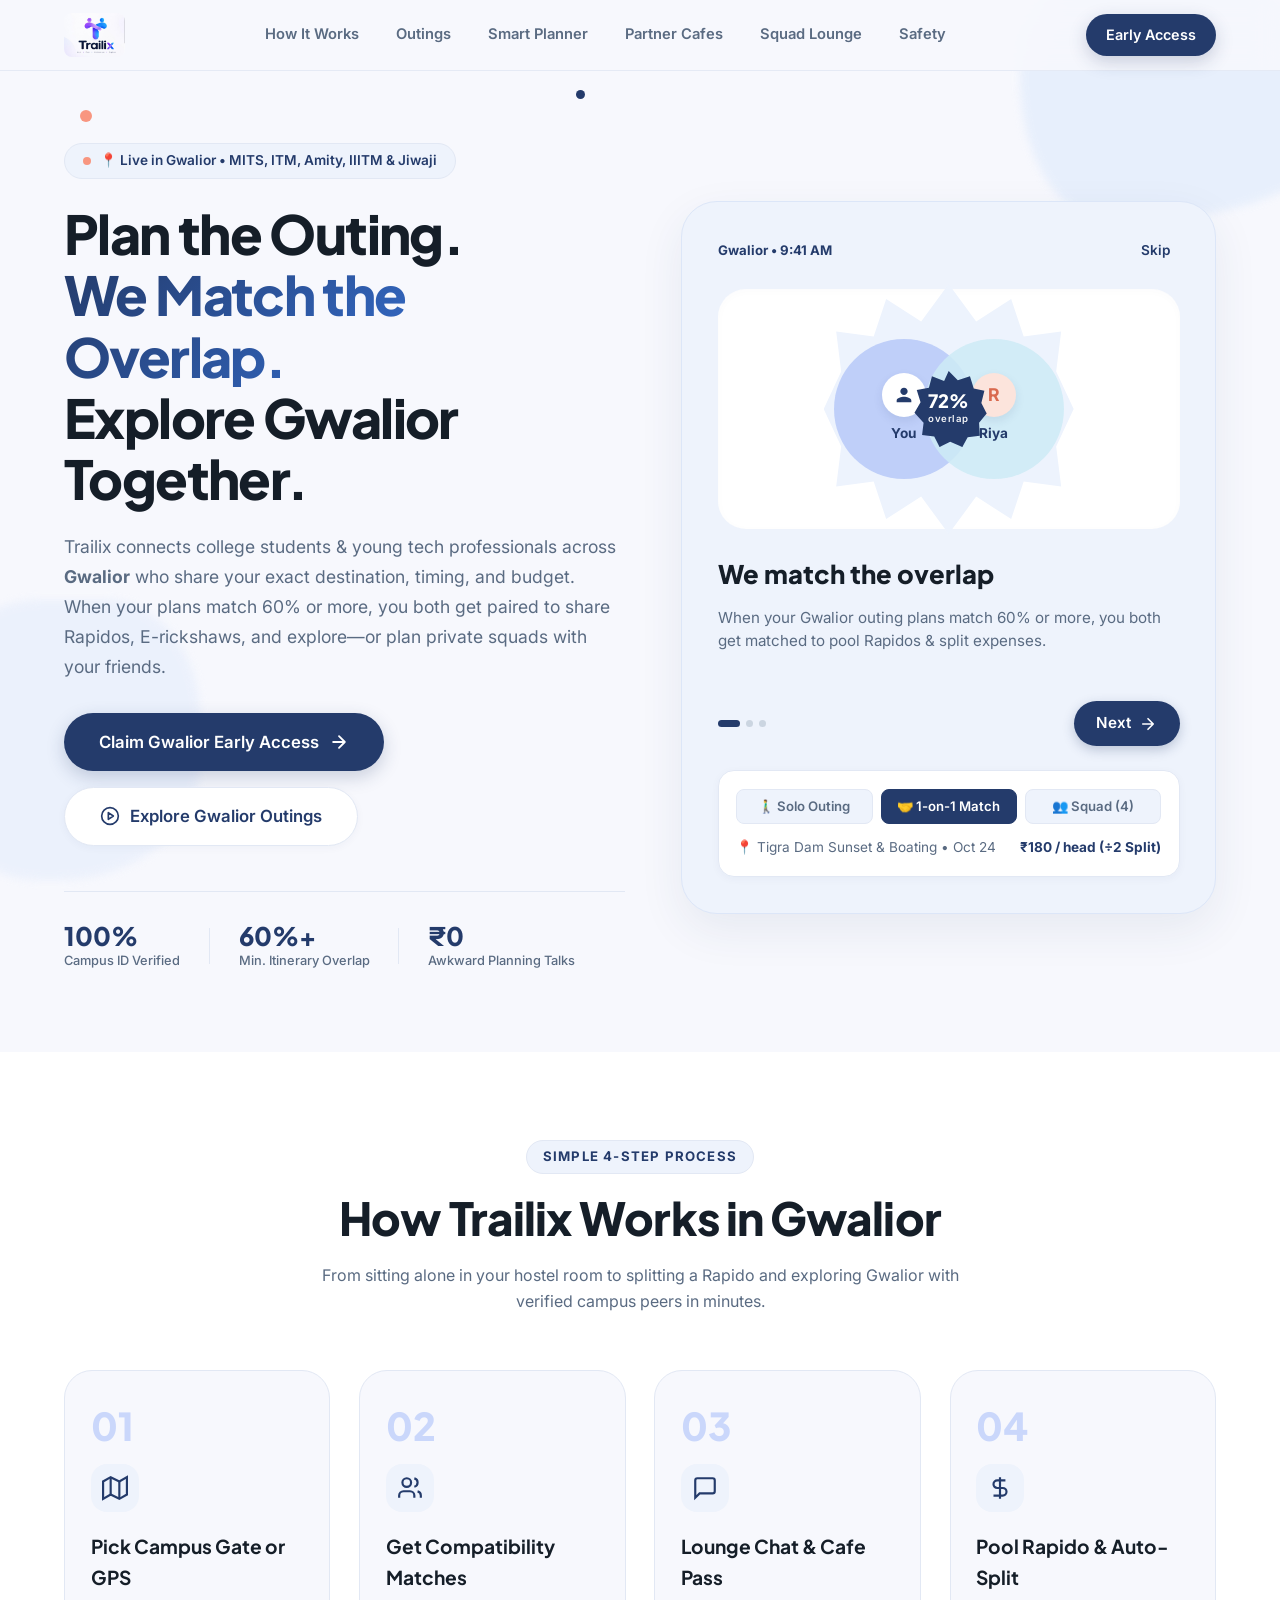
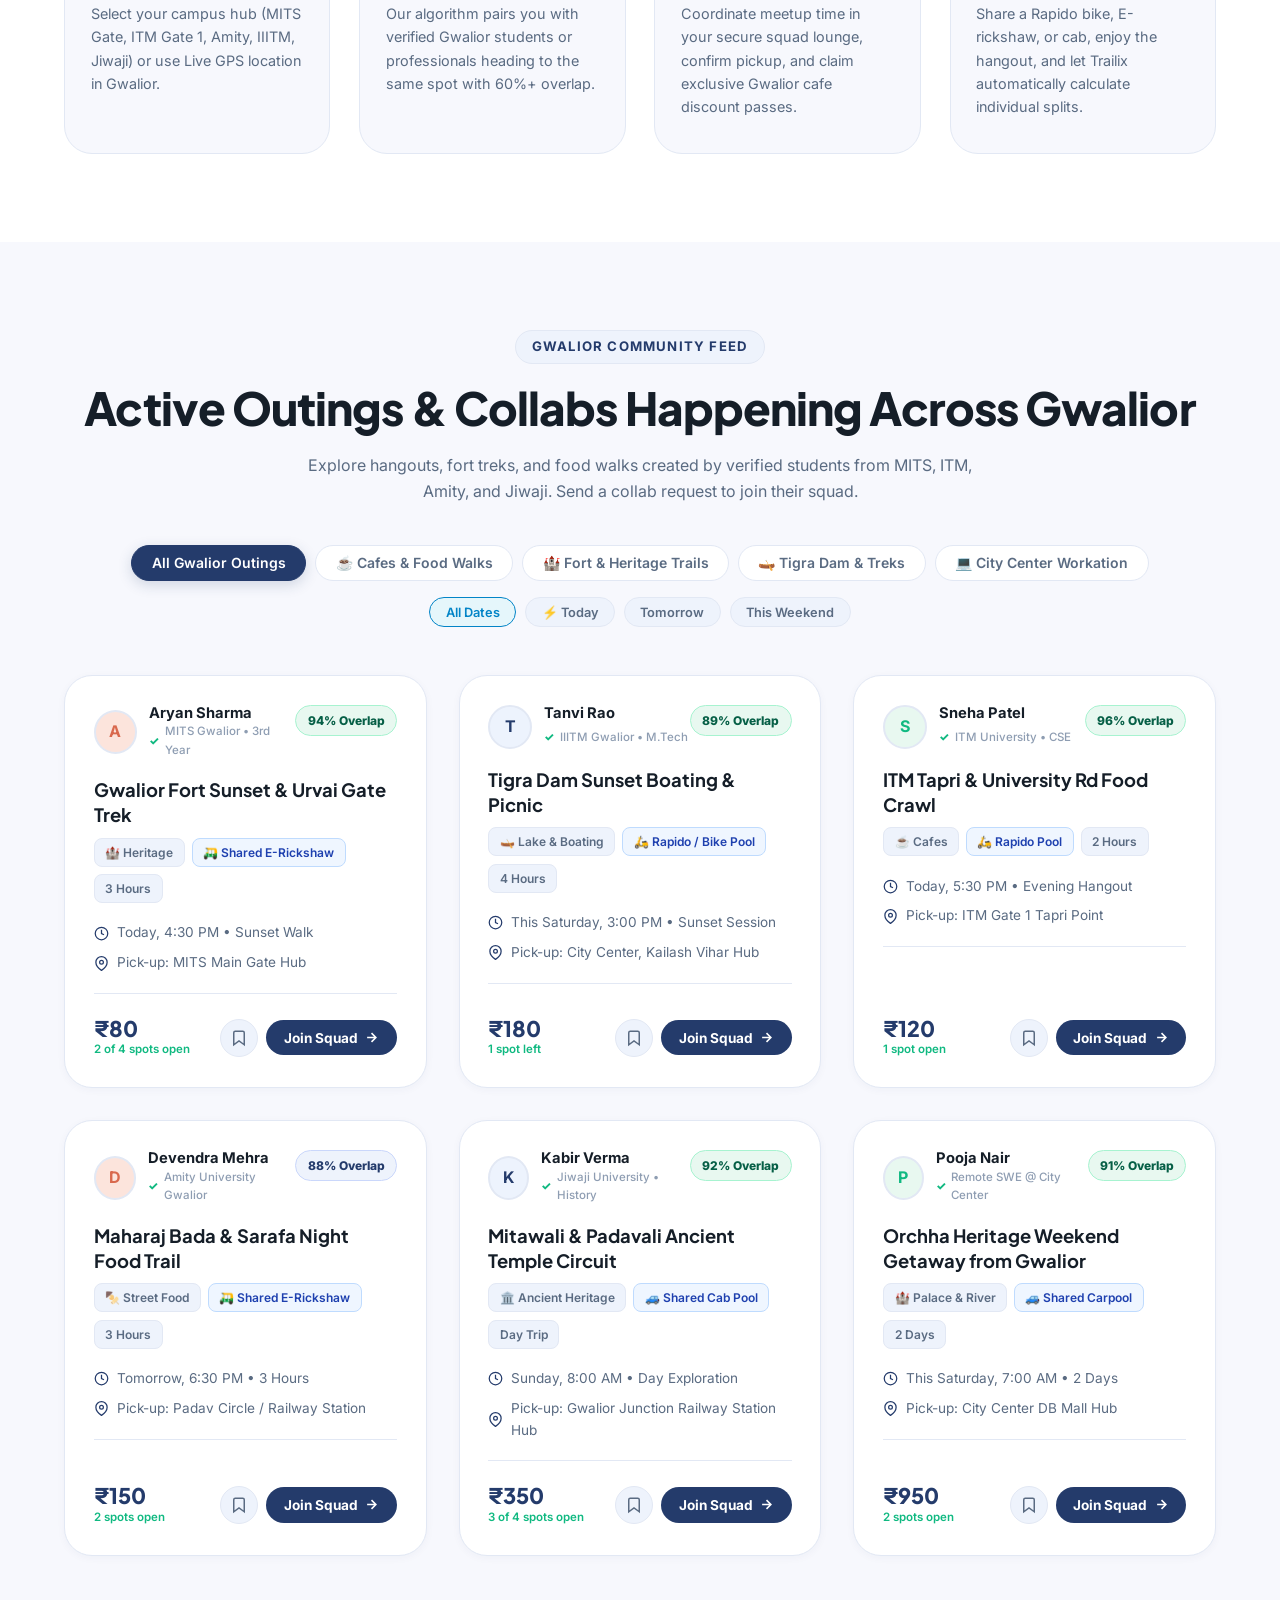
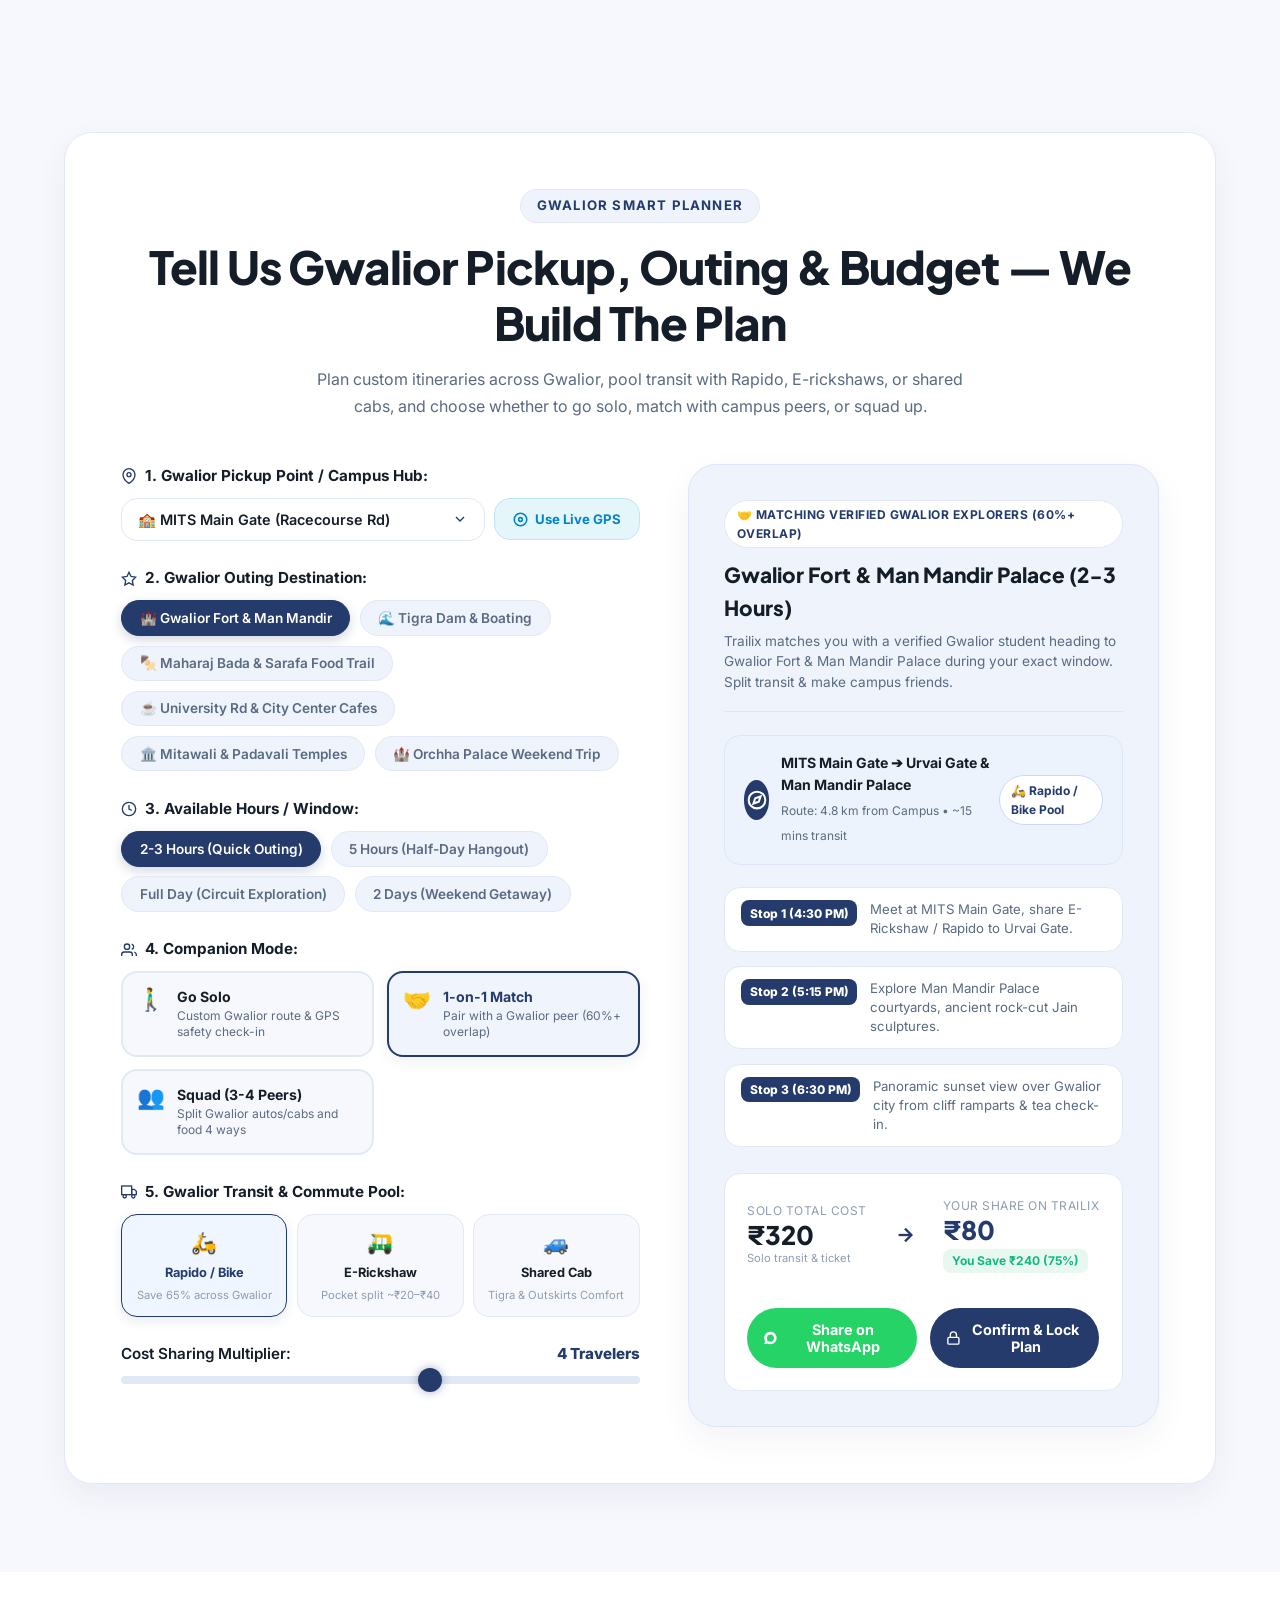
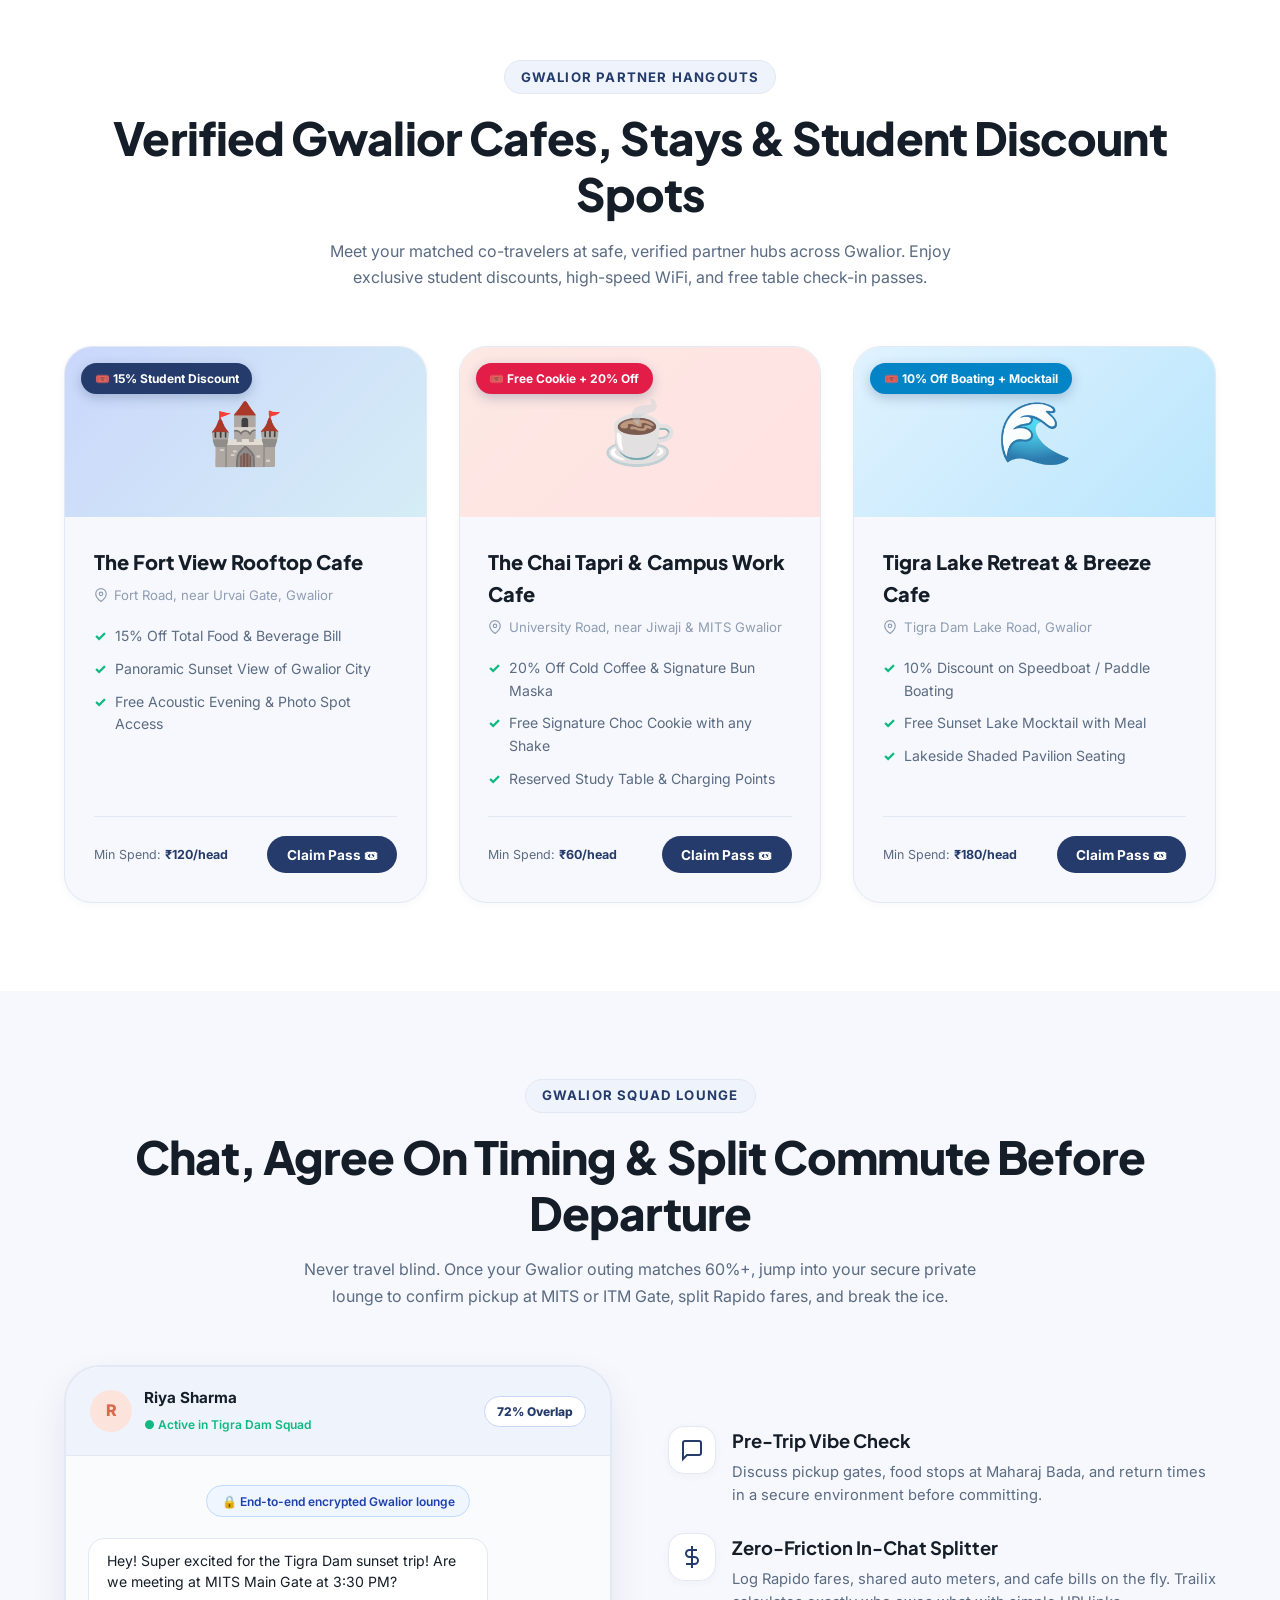
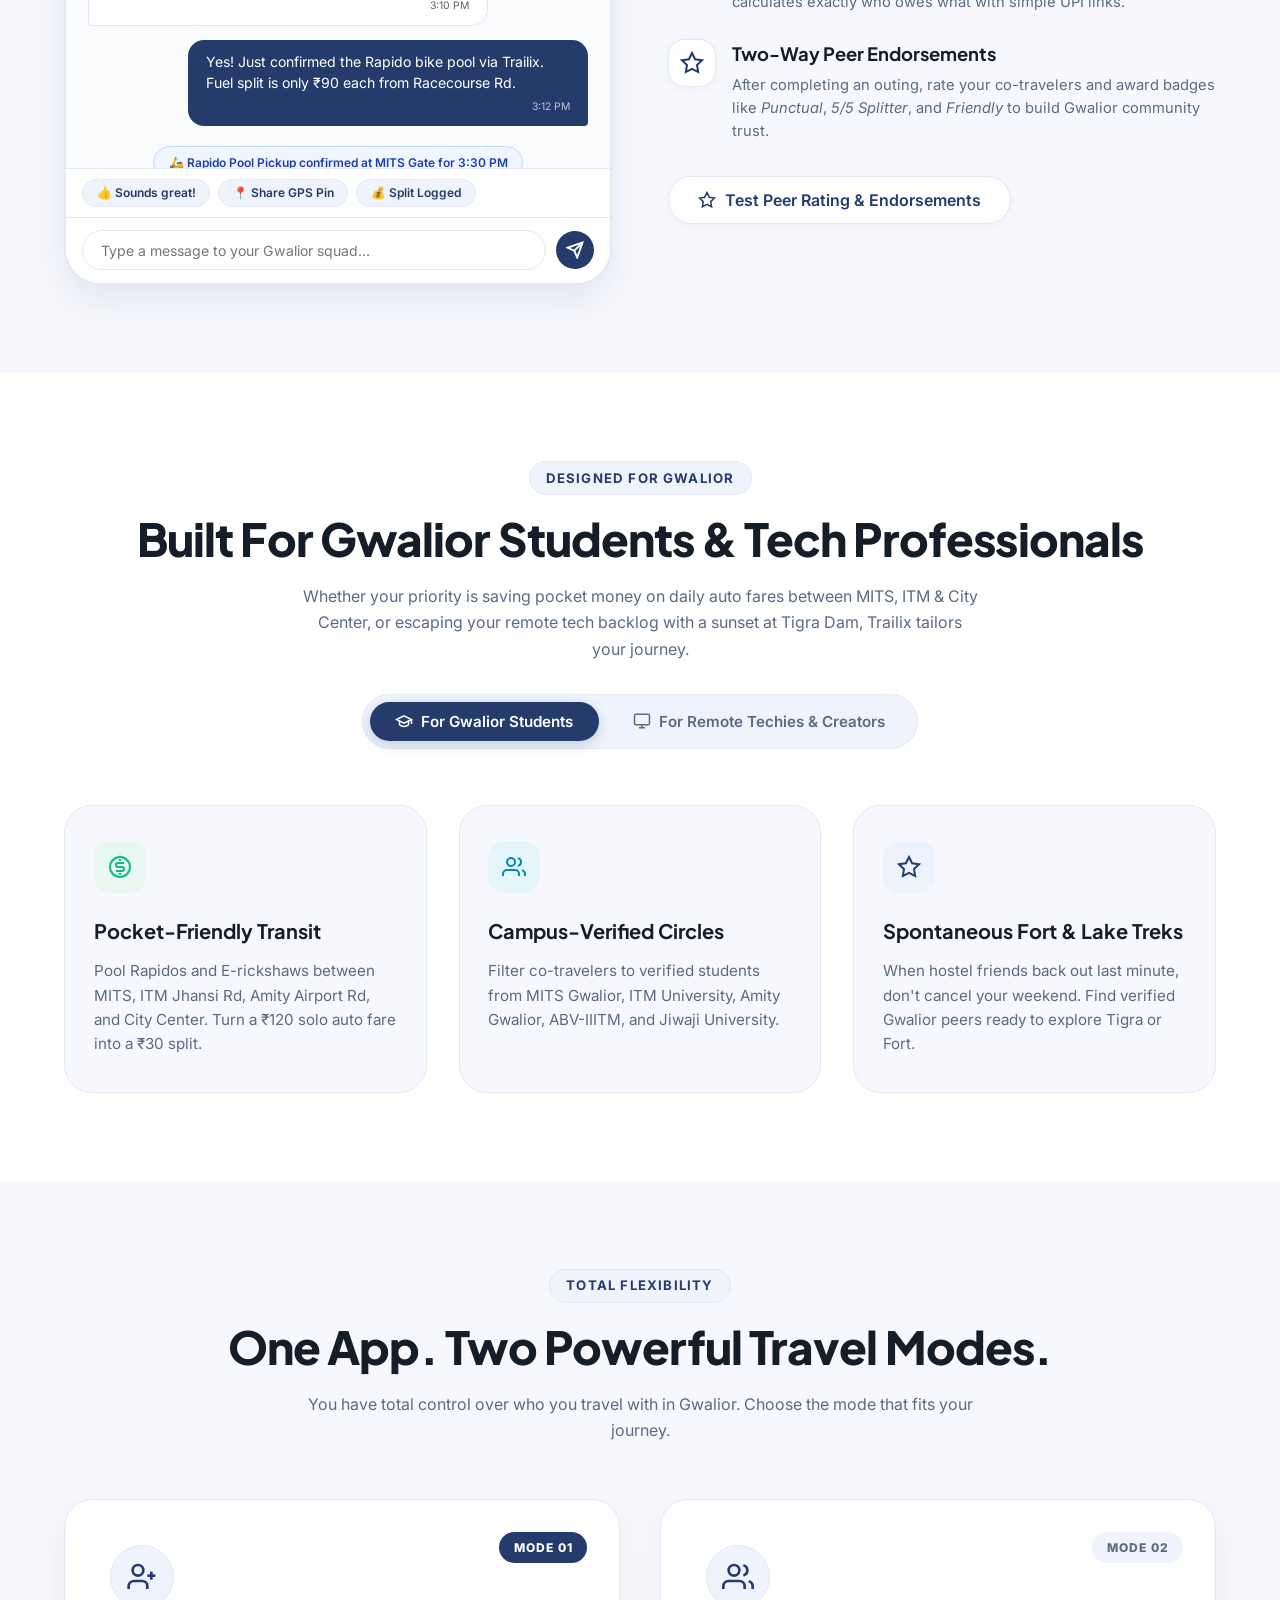
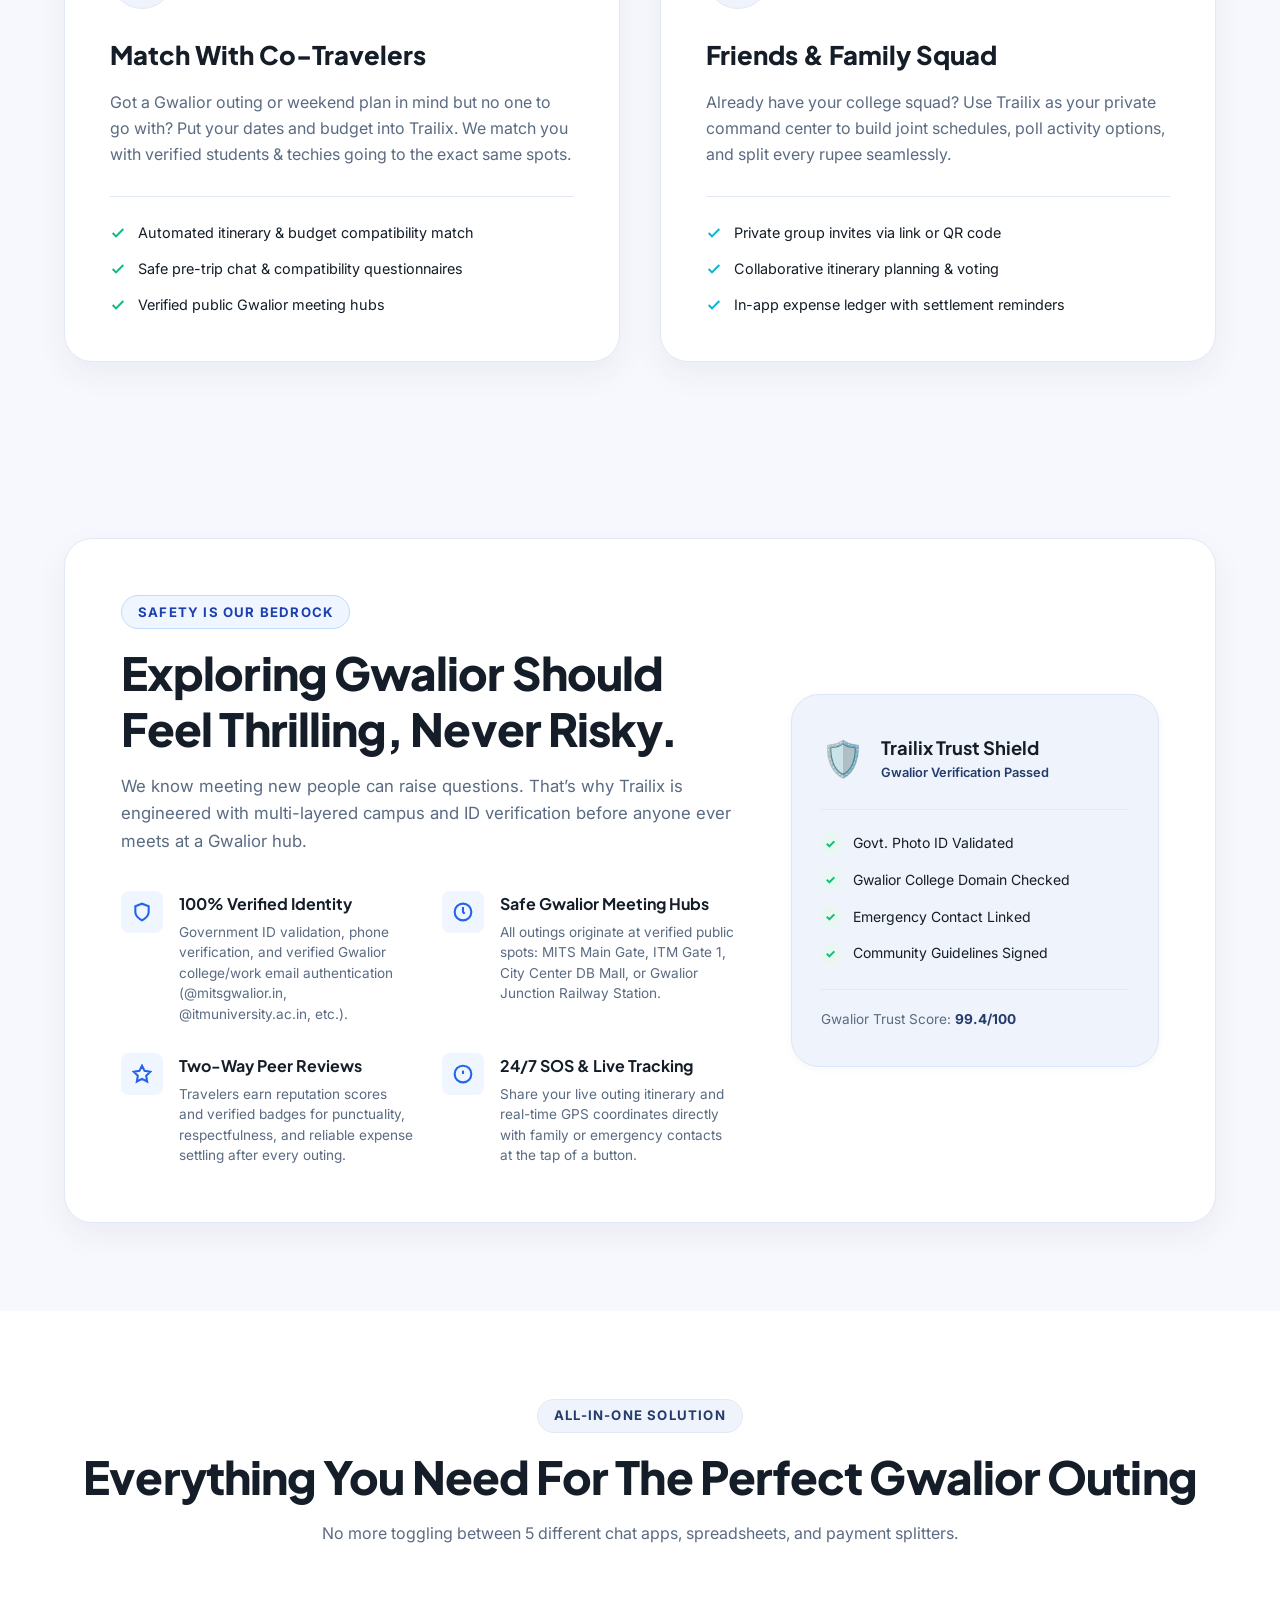
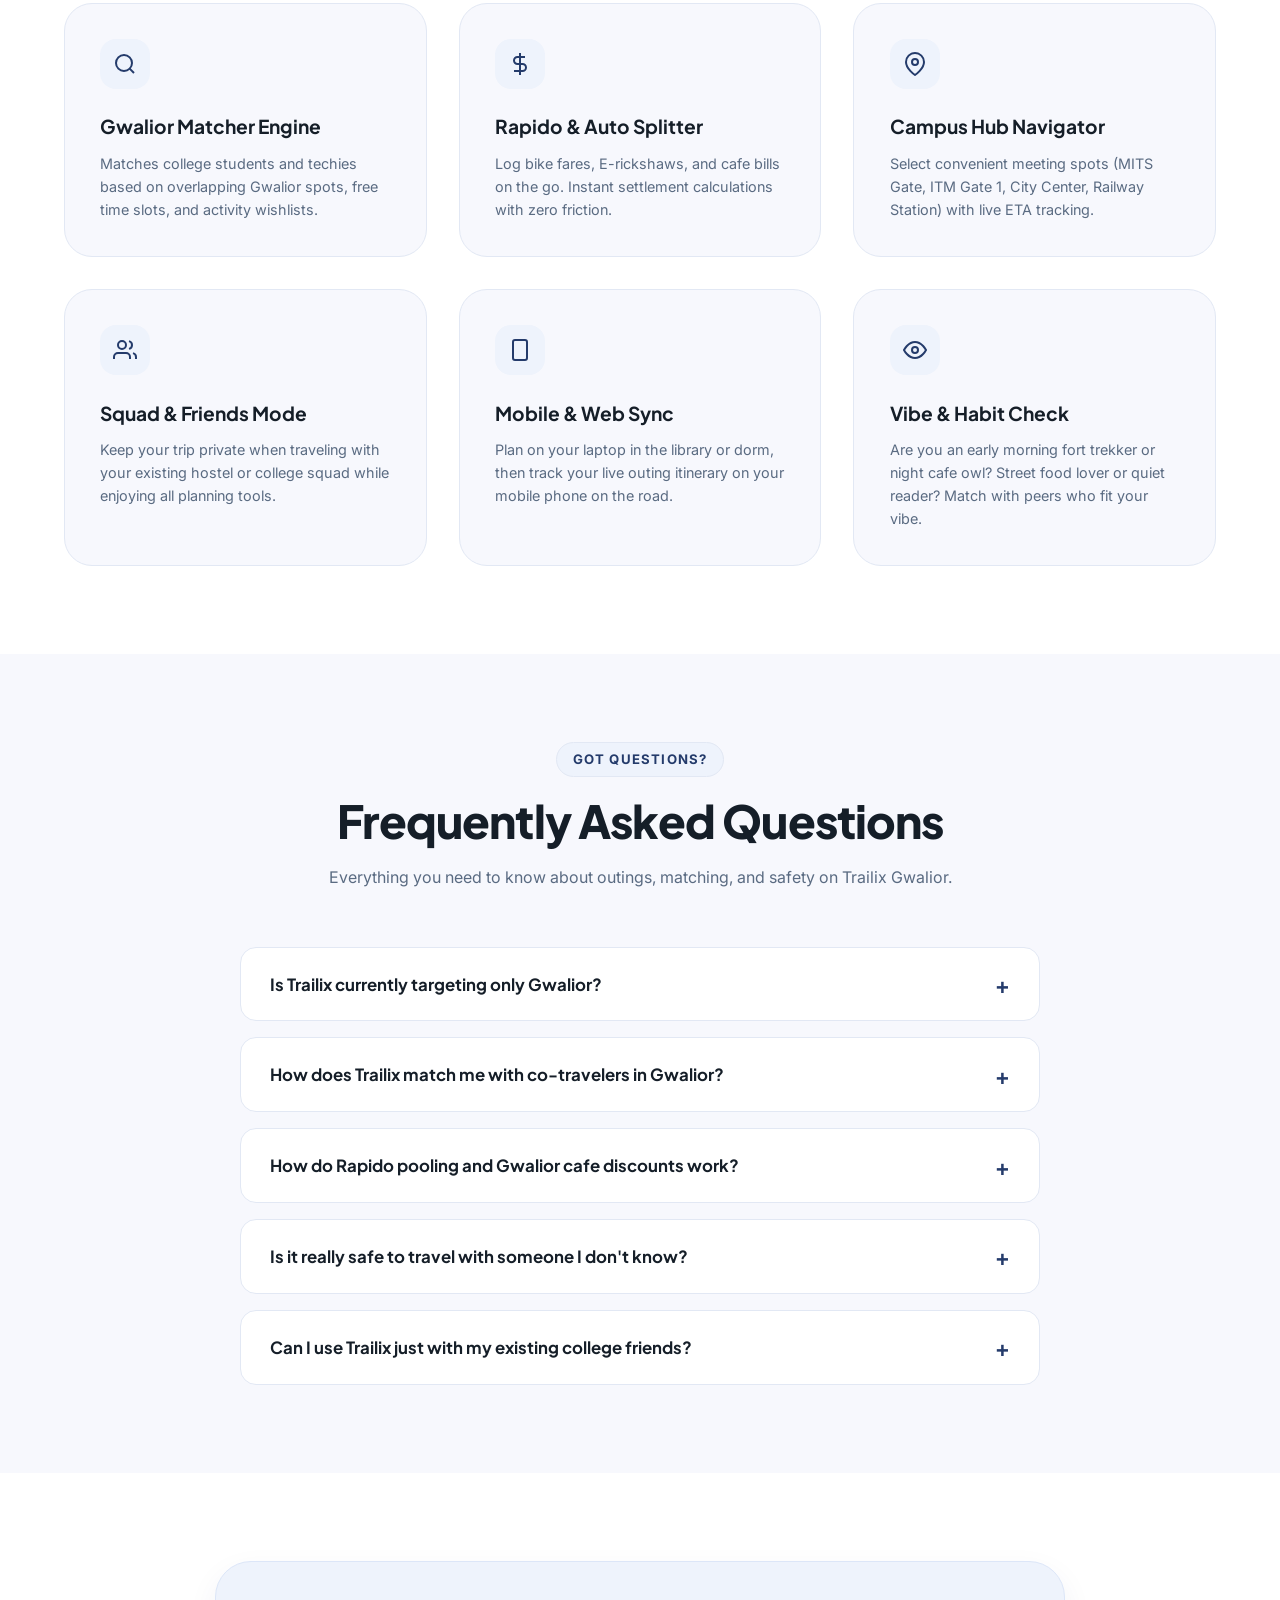
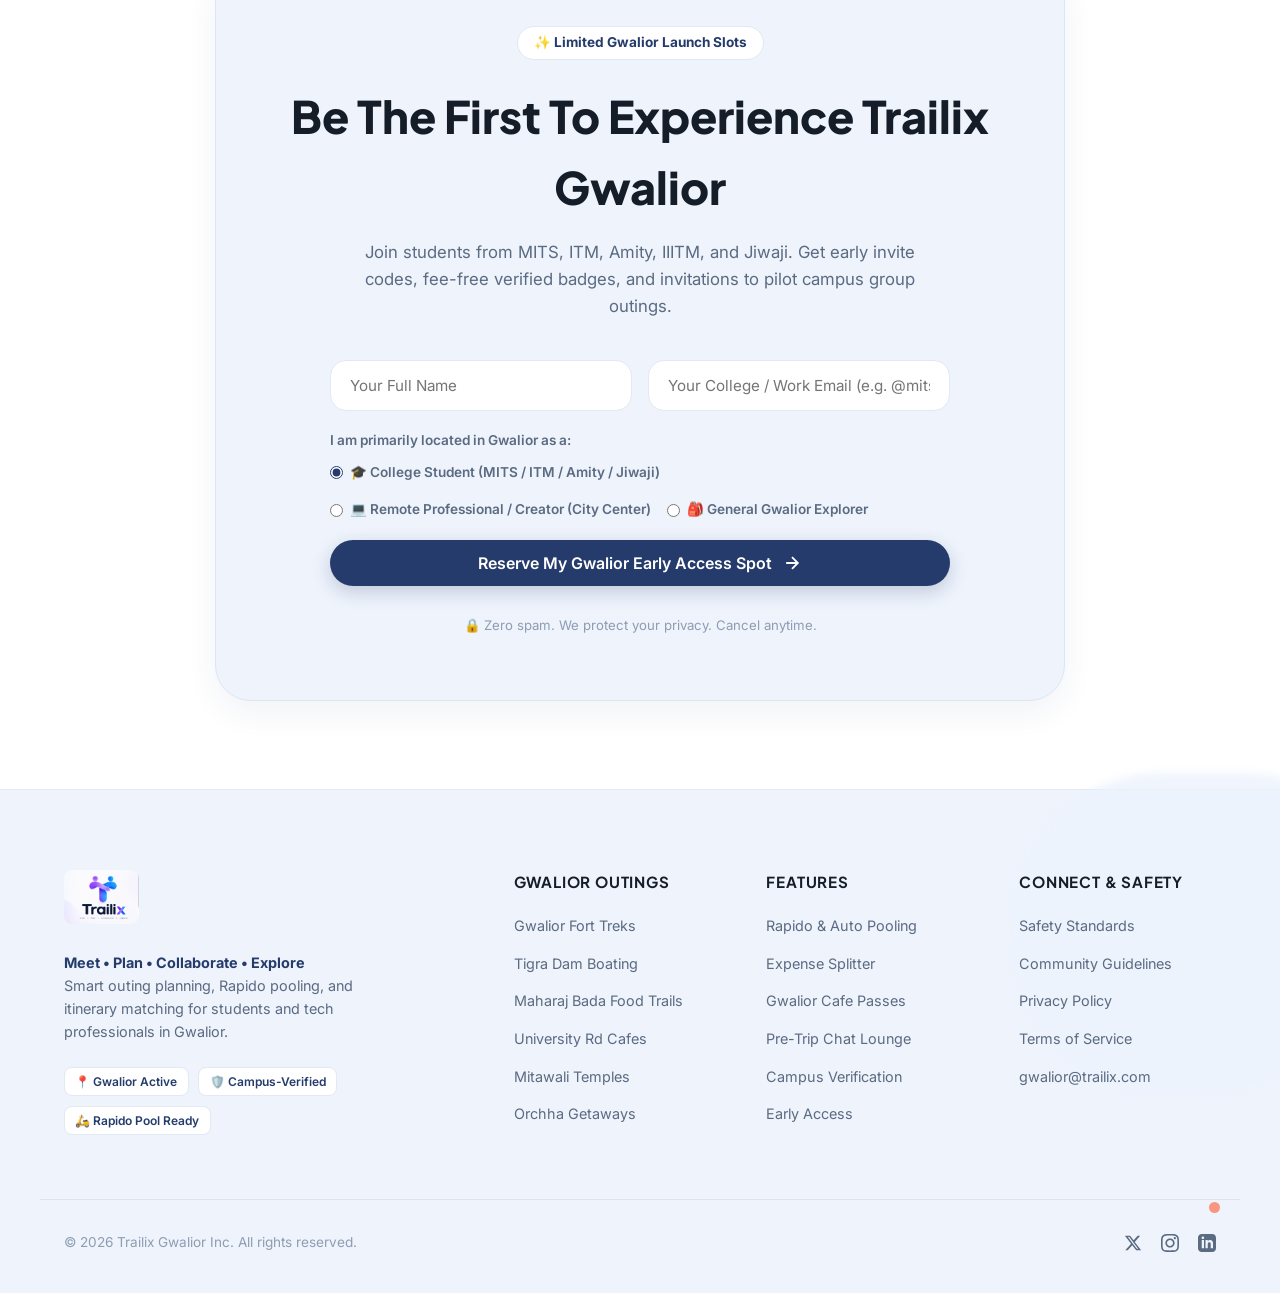
<file: index.html>
<!DOCTYPE html>
<html lang="en">
<head>
  <meta charset="UTF-8">
  <meta name="viewport" content="width=device-width, initial-scale=1.0">
  <title>Trailix Gwalior — Match Campus Outings, Pool Rapidos & Explore Together</title>
  <meta name="description" content="Trailix connects students and young professionals across Gwalior (MITS, ITM, Amity, IIITM, Jiwaji) for budget outings, weekend getaways to Tigra Dam & Fort, and transit pooling.">
  <meta name="keywords" content="Gwalior student outings, MITS Gwalior travel, ITM University hangouts, Gwalior Fort trek, Tigra Dam boating, Rapido pool Gwalior, City Center cafes Gwalior">
  
  <!-- Favicon -->
  <link rel="icon" type="image/jpeg" href="assets/logo.jpeg">
  
  <!-- Fonts -->
  <link rel="preconnect" href="https://fonts.googleapis.com">
  <link rel="preconnect" href="https://fonts.gstatic.com" crossorigin>
  <link href="https://fonts.googleapis.com/css2?family=Plus+Jakarta+Sans:wght@400;500;600;700;800&family=Inter:wght@400;500;600;700&display=swap" rel="stylesheet">
  
  <!-- External CSS -->
  <link rel="stylesheet" href="css/style.css">
</head>
<body>

  <!-- App Theme Organic Clouds & Floating Dots -->
  <div class="cloud-shape cloud-top-right"></div>
  <div class="cloud-shape cloud-mid-left"></div>
  <div class="cloud-shape cloud-bottom-right"></div>
  <div class="decor-dot coral dot-hero-1"></div>
  <div class="decor-dot navy dot-hero-2"></div>
  <div class="decor-dot coral dot-hero-3"></div>

  <!-- NAVIGATION -->
  <header class="site-header" id="header">
    <div class="container header-container">
      <a href="#" class="brand-logo" aria-label="Trailix Home">
        <img src="assets/logo.jpeg" alt="Trailix Gwalior — Meet, Plan, Collaborate, Explore" class="logo-img" id="mainLogo">
      </a>

      <nav class="nav-menu" id="navMenu">
        <ul class="nav-list">
          <li><a href="#how-it-works" class="nav-link">How It Works</a></li>
          <li><a href="#outings-feed" class="nav-link">Outings</a></li>
          <li><a href="#planner" class="nav-link">Smart Planner</a></li>
          <li><a href="#partner-spots" class="nav-link">Partner Cafes</a></li>
          <li><a href="#squad-chat" class="nav-link">Squad Lounge</a></li>
          <li><a href="#safety" class="nav-link">Safety</a></li>
          <li class="mobile-only-link"><a href="#audiences" class="nav-link">Campus & Techies</a></li>
          <li class="mobile-only-link"><a href="#faq" class="nav-link">FAQ</a></li>
        </ul>
        <div class="mobile-cta-wrapper">
          <a href="#waitlist" class="btn btn-primary btn-sm mobile-cta">Join Gwalior Early Access</a>
        </div>
      </nav>

      <div class="header-actions">
        <a href="#waitlist" class="btn btn-primary header-cta">Early Access</a>
        <button class="hamburger" id="hamburgerBtn" aria-label="Toggle navigation menu">
          <span></span>
          <span></span>
          <span></span>
        </button>
      </div>
    </div>
  </header>

  <main>
    <!-- HERO SECTION -->
    <section class="hero-section" id="hero">
      <div class="container hero-container">
        
        <div class="hero-content">
          <div class="pill-badge">
            <span class="pulse-dot"></span>
            <span>📍 Live in Gwalior • MITS, ITM, Amity, IIITM & Jiwaji</span>
          </div>

          <h1 class="hero-title">
            Plan the Outing. <br>
            <span class="gradient-text">We Match the Overlap.</span> <br>
            Explore Gwalior Together.
          </h1>

          <p class="hero-description">
            Trailix connects college students & young tech professionals across <strong>Gwalior</strong> who share your exact destination, timing, and budget. When your plans match 60% or more, you both get paired to share Rapidos, E-rickshaws, and explore—or plan private squads with your friends.
          </p>

          <!-- Quick Action Buttons -->
          <div class="hero-buttons">
            <a href="#waitlist" class="btn btn-primary btn-lg">
              <span>Claim Gwalior Early Access</span>
              <svg width="20" height="20" viewBox="0 0 24 24" fill="none" stroke="currentColor" stroke-width="2.2" stroke-linecap="round" stroke-linejoin="round"><path d="M5 12h14M12 5l7 7-7 7"/></svg>
            </a>
            <a href="#outings-feed" class="btn btn-outline btn-lg">
              <svg width="20" height="20" viewBox="0 0 24 24" fill="none" stroke="currentColor" stroke-width="2" stroke-linecap="round" stroke-linejoin="round"><circle cx="12" cy="12" r="10"/><polygon points="10 8 16 12 10 16 10 8"/></svg>
              <span>Explore Gwalior Outings</span>
            </a>
          </div>

          <!-- Social Proof / Stats -->
          <div class="hero-stats">
            <div class="stat-item">
              <span class="stat-number">100%</span>
              <span class="stat-label">Campus ID Verified</span>
            </div>
            <div class="stat-divider"></div>
            <div class="stat-item">
              <span class="stat-number">60%+</span>
              <span class="stat-label">Min. Itinerary Overlap</span>
            </div>
            <div class="stat-divider"></div>
            <div class="stat-item">
              <span class="stat-number">₹0</span>
              <span class="stat-label">Awkward Planning Talks</span>
            </div>
          </div>
        </div>

        <!-- HERO APP SCREEN SHOWCASE (Trailix Overlap Screen) -->
        <div class="hero-visual">
          <div class="app-screen-card">
            
            <div class="app-screen-header">
              <span class="app-screen-time">Gwalior • 9:41 AM</span>
              <a href="#waitlist" class="app-screen-skip">Skip</a>
            </div>

            <!-- Overlap Stage with Venn Diagram & Starburst Badge -->
            <div class="overlap-display-stage">
              <div class="star-glow-bg"></div>

              <div class="venn-container">
                <!-- You Circle -->
                <div class="venn-circle circle-you">
                  <div class="venn-avatar">
                    <svg width="22" height="22" viewBox="0 0 24 24" fill="currentColor">
                      <path d="M12 12c2.21 0 4-1.79 4-4s-1.79-4-4-4-4 1.79-4 4 1.79 4 4 4zm0 2c-2.67 0-8 1.34-8 4v2h16v-2c0-2.66-5.33-4-8-4z"/>
                    </svg>
                  </div>
                  <span class="venn-label">You</span>
                </div>

                <!-- Starburst Overlap Badge -->
                <div class="overlap-starburst" id="overlapBadge" title="Click to preview another Gwalior match!">
                  <span class="overlap-percentage" id="overlapPercentage">72%</span>
                  <span class="overlap-subtext">overlap</span>
                </div>

                <!-- Riya Circle -->
                <div class="venn-circle circle-riya">
                  <div class="venn-avatar peach">R</div>
                  <span class="venn-label">Riya</span>
                </div>
              </div>
            </div>

            <!-- App Screen Content -->
            <div class="app-screen-content">
              <h3 class="app-screen-headline">We match the overlap</h3>
              <p class="app-screen-subtext">When your Gwalior outing plans match 60% or more, you both get matched to pool Rapidos & split expenses.</p>

              <!-- App Screen Footer Stepper & Next Button -->
              <div class="app-screen-footer">
                <div class="stepper-dots">
                  <span class="step-pill"></span>
                  <span class="step-dot"></span>
                  <span class="step-dot"></span>
                </div>
                <a href="#planner" class="btn-app-next">
                  <span>Next</span>
                  <svg width="18" height="18" viewBox="0 0 24 24" fill="none" stroke="currentColor" stroke-width="2.2" stroke-linecap="round" stroke-linejoin="round">
                    <path d="M5 12h14M12 5l7 7-7 7"/>
                  </svg>
                </a>
              </div>
            </div>

            <!-- Live Interactive Trip Matcher Toggle inside Card -->
            <div class="hero-planner-preview">
              <div class="planner-toggle-row">
                <button class="chip" data-mode="solo">🚶‍♂️ Solo Outing</button>
                <button class="chip active" data-mode="match">🤝 1-on-1 Match</button>
                <button class="chip" data-mode="squad">👥 Squad (4)</button>
              </div>
              <div class="planner-trip-summary" id="plannerSummary">
                <span>📍 Tigra Dam Sunset & Boating • Oct 24</span>
                <strong>₹180 / head (÷2 Split)</strong>
              </div>
            </div>

          </div>
        </div>

      </div>
    </section>

    <!-- HOW IT WORKS -->
    <section class="section how-section" id="how-it-works">
      <div class="container">
        
        <div class="section-header text-center">
          <span class="section-tag">Simple 4-Step Process</span>
          <h2 class="section-title">How Trailix Works in Gwalior</h2>
          <p class="section-subtitle">From sitting alone in your hostel room to splitting a Rapido and exploring Gwalior with verified campus peers in minutes.</p>
        </div>

        <div class="steps-flow">
          <!-- Step 1 -->
          <div class="step-card">
            <div class="step-number">01</div>
            <div class="step-icon">
              <svg width="26" height="26" viewBox="0 0 24 24" fill="none" stroke="currentColor" stroke-width="2"><polygon points="1 6 1 22 8 18 16 22 23 18 23 2 16 6 8 2 1 6"/><line x1="8" y1="2" x2="8" y2="18"/><line x1="16" y1="6" x2="16" y2="22"/></svg>
            </div>
            <h4>Pick Campus Gate or GPS</h4>
            <p>Select your campus hub (MITS Gate, ITM Gate 1, Amity, IIITM, Jiwaji) or use Live GPS location in Gwalior.</p>
          </div>

          <!-- Step 2 -->
          <div class="step-card">
            <div class="step-number">02</div>
            <div class="step-icon">
              <svg width="26" height="26" viewBox="0 0 24 24" fill="none" stroke="currentColor" stroke-width="2"><path d="M16 21v-2a4 4 0 0 0-4-4H6a4 4 0 0 0-4 4v2"/><circle cx="9" cy="7" r="4"/><path d="M22 21v-2a4 4 0 0 0-3-3.87"/><path d="M16 3.13a4 4 0 0 1 0 7.75"/></svg>
            </div>
            <h4>Get Compatibility Matches</h4>
            <p>Our algorithm pairs you with verified Gwalior students or professionals heading to the same spot with 60%+ overlap.</p>
          </div>

          <!-- Step 3 -->
          <div class="step-card">
            <div class="step-number">03</div>
            <div class="step-icon">
              <svg width="26" height="26" viewBox="0 0 24 24" fill="none" stroke="currentColor" stroke-width="2"><path d="M21 15a2 2 0 0 1-2 2H7l-4 4V5a2 2 0 0 1 2-2h14a2 2 0 0 1 2 2z"/></svg>
            </div>
            <h4>Lounge Chat & Cafe Pass</h4>
            <p>Coordinate meetup time in your secure squad lounge, confirm pickup, and claim exclusive Gwalior cafe discount passes.</p>
          </div>

          <!-- Step 4 -->
          <div class="step-card">
            <div class="step-number">04</div>
            <div class="step-icon">
              <svg width="26" height="26" viewBox="0 0 24 24" fill="none" stroke="currentColor" stroke-width="2"><path d="M12 2v20M17 5H9.5a3.5 3.5 0 0 0 0 7h5a3.5 3.5 0 0 1 0 7H6"/></svg>
            </div>
            <h4>Pool Rapido & Auto-Split</h4>
            <p>Share a Rapido bike, E-rickshaw, or cab, enjoy the hangout, and let Trailix automatically calculate individual splits.</p>
          </div>
        </div>

      </div>
    </section>

    <!-- COMMUNITY OUTINGS & COLLAB FEED (GWALIOR LOCALIZED) -->
    <section class="section outings-section" id="outings-feed">
      <div class="container">
        
        <div class="section-header text-center">
          <span class="section-tag">Gwalior Community Feed</span>
          <h2 class="section-title">Active Outings & Collabs Happening Across Gwalior</h2>
          <p class="section-subtitle">
            Explore hangouts, fort treks, and food walks created by verified students from MITS, ITM, Amity, and Jiwaji. Send a collab request to join their squad.
          </p>

          <!-- Feed Filters (Categories & Time) -->
          <div class="feed-filter-bar">
            <div class="filter-category-group" id="feedCategoryFilters">
              <button class="filter-chip active" data-cat="all">All Gwalior Outings</button>
              <button class="filter-chip" data-cat="cafes">☕ Cafes & Food Walks</button>
              <button class="filter-chip" data-cat="heritage">🏰 Fort & Heritage Trails</button>
              <button class="filter-chip" data-cat="adventure">🛶 Tigra Dam & Treks</button>
              <button class="filter-chip" data-cat="workation">💻 City Center Workation</button>
            </div>

            <div class="filter-time-group" id="feedTimeFilters">
              <button class="filter-time-chip active" data-time="all">All Dates</button>
              <button class="filter-time-chip" data-time="today">⚡ Today</button>
              <button class="filter-time-chip" data-time="tomorrow">Tomorrow</button>
              <button class="filter-time-chip" data-time="weekend">This Weekend</button>
            </div>
          </div>
        </div>

        <!-- Outings Grid -->
        <div class="outings-grid" id="outingsGrid">
          
          <!-- Outing Card 1: Gwalior Fort -->
          <div class="outing-card" data-category="heritage" data-time="today">
            <div class="outing-card-header">
              <div class="host-profile">
                <div class="host-avatar coral">A</div>
                <div class="host-details">
                  <strong>Aryan Sharma</strong>
                  <span class="host-tag"><span class="verified-dot">✓</span> MITS Gwalior • 3rd Year</span>
                </div>
              </div>
              <span class="match-score-badge high">94% Overlap</span>
            </div>

            <h3 class="outing-title">Gwalior Fort Sunset & Urvai Gate Trek</h3>
            
            <div class="outing-meta-tags">
              <span class="meta-pill">🏰 Heritage</span>
              <span class="meta-pill transit">🛺 Shared E-Rickshaw</span>
              <span class="meta-pill">3 Hours</span>
            </div>

            <div class="outing-details-list">
              <div class="detail-line">
                <svg width="15" height="15" viewBox="0 0 24 24" fill="none" stroke="currentColor" stroke-width="2"><circle cx="12" cy="12" r="10"/><polyline points="12 6 12 12 16 14"/></svg>
                <span>Today, 4:30 PM • Sunset Walk</span>
              </div>
              <div class="detail-line">
                <svg width="15" height="15" viewBox="0 0 24 24" fill="none" stroke="currentColor" stroke-width="2"><path d="M21 10c0 7-9 13-9 13s-9-6-9-13a9 9 0 0 1 18 0z"/><circle cx="12" cy="10" r="3"/></svg>
                <span>Pick-up: MITS Main Gate Hub</span>
              </div>
            </div>

            <div class="outing-card-footer">
              <div class="cost-split-preview">
                <span class="cost-per-head">₹80</span>
                <span class="spots-status">2 of 4 spots open</span>
              </div>
              <div class="outing-card-actions">
                <button class="btn-bookmark" aria-label="Bookmark outing" data-id="1">
                  <svg width="18" height="18" viewBox="0 0 24 24" fill="none" stroke="currentColor" stroke-width="2"><path d="M19 21l-7-5-7 5V5a2 2 0 0 1 2-2h10a2 2 0 0 1 2 2z"/></svg>
                </button>
                <button class="btn-collab" data-host="Aryan Sharma" data-title="Gwalior Fort Sunset & Urvai Gate Trek" data-match="94%" data-cost="₹80" data-hub="MITS Main Gate Hub">
                  <span>Join Squad</span>
                  <svg width="15" height="15" viewBox="0 0 24 24" fill="none" stroke="currentColor" stroke-width="2.5"><path d="M5 12h14M12 5l7 7-7 7"/></svg>
                </button>
              </div>
            </div>
          </div>

          <!-- Outing Card 2: Tigra Dam -->
          <div class="outing-card" data-category="adventure" data-time="weekend">
            <div class="outing-card-header">
              <div class="host-profile">
                <div class="host-avatar blue">T</div>
                <div class="host-details">
                  <strong>Tanvi Rao</strong>
                  <span class="host-tag"><span class="verified-dot">✓</span> IIITM Gwalior • M.Tech</span>
                </div>
              </div>
              <span class="match-score-badge high">89% Overlap</span>
            </div>

            <h3 class="outing-title">Tigra Dam Sunset Boating & Picnic</h3>
            
            <div class="outing-meta-tags">
              <span class="meta-pill">🛶 Lake & Boating</span>
              <span class="meta-pill transit">🛵 Rapido / Bike Pool</span>
              <span class="meta-pill">4 Hours</span>
            </div>

            <div class="outing-details-list">
              <div class="detail-line">
                <svg width="15" height="15" viewBox="0 0 24 24" fill="none" stroke="currentColor" stroke-width="2"><circle cx="12" cy="12" r="10"/><polyline points="12 6 12 12 16 14"/></svg>
                <span>This Saturday, 3:00 PM • Sunset Session</span>
              </div>
              <div class="detail-line">
                <svg width="15" height="15" viewBox="0 0 24 24" fill="none" stroke="currentColor" stroke-width="2"><path d="M21 10c0 7-9 13-9 13s-9-6-9-13a9 9 0 0 1 18 0z"/><circle cx="12" cy="10" r="3"/></svg>
                <span>Pick-up: City Center, Kailash Vihar Hub</span>
              </div>
            </div>

            <div class="outing-card-footer">
              <div class="cost-split-preview">
                <span class="cost-per-head">₹180</span>
                <span class="spots-status">1 spot left</span>
              </div>
              <div class="outing-card-actions">
                <button class="btn-bookmark" aria-label="Bookmark outing" data-id="2">
                  <svg width="18" height="18" viewBox="0 0 24 24" fill="none" stroke="currentColor" stroke-width="2"><path d="M19 21l-7-5-7 5V5a2 2 0 0 1 2-2h10a2 2 0 0 1 2 2z"/></svg>
                </button>
                <button class="btn-collab" data-host="Tanvi Rao" data-title="Tigra Dam Sunset Boating & Picnic" data-match="89%" data-cost="₹180" data-hub="City Center, Kailash Vihar Hub">
                  <span>Join Squad</span>
                  <svg width="15" height="15" viewBox="0 0 24 24" fill="none" stroke="currentColor" stroke-width="2.5"><path d="M5 12h14M12 5l7 7-7 7"/></svg>
                </button>
              </div>
            </div>
          </div>

          <!-- Outing Card 3: ITM Tapri Food Crawl -->
          <div class="outing-card" data-category="cafes" data-time="today">
            <div class="outing-card-header">
              <div class="host-profile">
                <div class="host-avatar green">S</div>
                <div class="host-details">
                  <strong>Sneha Patel</strong>
                  <span class="host-tag"><span class="verified-dot">✓</span> ITM University • CSE</span>
                </div>
              </div>
              <span class="match-score-badge high">96% Overlap</span>
            </div>

            <h3 class="outing-title">ITM Tapri & University Rd Food Crawl</h3>
            
            <div class="outing-meta-tags">
              <span class="meta-pill">☕ Cafes</span>
              <span class="meta-pill transit">🛵 Rapido Pool</span>
              <span class="meta-pill">2 Hours</span>
            </div>

            <div class="outing-details-list">
              <div class="detail-line">
                <svg width="15" height="15" viewBox="0 0 24 24" fill="none" stroke="currentColor" stroke-width="2"><circle cx="12" cy="12" r="10"/><polyline points="12 6 12 12 16 14"/></svg>
                <span>Today, 5:30 PM • Evening Hangout</span>
              </div>
              <div class="detail-line">
                <svg width="15" height="15" viewBox="0 0 24 24" fill="none" stroke="currentColor" stroke-width="2"><path d="M21 10c0 7-9 13-9 13s-9-6-9-13a9 9 0 0 1 18 0z"/><circle cx="12" cy="10" r="3"/></svg>
                <span>Pick-up: ITM Gate 1 Tapri Point</span>
              </div>
            </div>

            <div class="outing-card-footer">
              <div class="cost-split-preview">
                <span class="cost-per-head">₹120</span>
                <span class="spots-status">1 spot open</span>
              </div>
              <div class="outing-card-actions">
                <button class="btn-bookmark" aria-label="Bookmark outing" data-id="3">
                  <svg width="18" height="18" viewBox="0 0 24 24" fill="none" stroke="currentColor" stroke-width="2"><path d="M19 21l-7-5-7 5V5a2 2 0 0 1 2-2h10a2 2 0 0 1 2 2z"/></svg>
                </button>
                <button class="btn-collab" data-host="Sneha Patel" data-title="ITM Tapri & University Rd Food Crawl" data-match="96%" data-cost="₹120" data-hub="ITM Gate 1 Tapri Point">
                  <span>Join Squad</span>
                  <svg width="15" height="15" viewBox="0 0 24 24" fill="none" stroke="currentColor" stroke-width="2.5"><path d="M5 12h14M12 5l7 7-7 7"/></svg>
                </button>
              </div>
            </div>
          </div>

          <!-- Outing Card 4: Maharaj Bada Food Walk -->
          <div class="outing-card" data-category="cafes" data-time="tomorrow">
            <div class="outing-card-header">
              <div class="host-profile">
                <div class="host-avatar coral">D</div>
                <div class="host-details">
                  <strong>Devendra Mehra</strong>
                  <span class="host-tag"><span class="verified-dot">✓</span> Amity University Gwalior</span>
                </div>
              </div>
              <span class="match-score-badge">88% Overlap</span>
            </div>

            <h3 class="outing-title">Maharaj Bada & Sarafa Night Food Trail</h3>
            
            <div class="outing-meta-tags">
              <span class="meta-pill">🍢 Street Food</span>
              <span class="meta-pill transit">🛺 Shared E-Rickshaw</span>
              <span class="meta-pill">3 Hours</span>
            </div>

            <div class="outing-details-list">
              <div class="detail-line">
                <svg width="15" height="15" viewBox="0 0 24 24" fill="none" stroke="currentColor" stroke-width="2"><circle cx="12" cy="12" r="10"/><polyline points="12 6 12 12 16 14"/></svg>
                <span>Tomorrow, 6:30 PM • 3 Hours</span>
              </div>
              <div class="detail-line">
                <svg width="15" height="15" viewBox="0 0 24 24" fill="none" stroke="currentColor" stroke-width="2"><path d="M21 10c0 7-9 13-9 13s-9-6-9-13a9 9 0 0 1 18 0z"/><circle cx="12" cy="10" r="3"/></svg>
                <span>Pick-up: Padav Circle / Railway Station</span>
              </div>
            </div>

            <div class="outing-card-footer">
              <div class="cost-split-preview">
                <span class="cost-per-head">₹150</span>
                <span class="spots-status">2 spots open</span>
              </div>
              <div class="outing-card-actions">
                <button class="btn-bookmark" aria-label="Bookmark outing" data-id="4">
                  <svg width="18" height="18" viewBox="0 0 24 24" fill="none" stroke="currentColor" stroke-width="2"><path d="M19 21l-7-5-7 5V5a2 2 0 0 1 2-2h10a2 2 0 0 1 2 2z"/></svg>
                </button>
                <button class="btn-collab" data-host="Devendra Mehra" data-title="Maharaj Bada & Sarafa Night Food Trail" data-match="88%" data-cost="₹150" data-hub="Padav Circle / Station Hub">
                  <span>Join Squad</span>
                  <svg width="15" height="15" viewBox="0 0 24 24" fill="none" stroke="currentColor" stroke-width="2.5"><path d="M5 12h14M12 5l7 7-7 7"/></svg>
                </button>
              </div>
            </div>
          </div>

          <!-- Outing Card 5: Mitawali & Padavali -->
          <div class="outing-card" data-category="heritage" data-time="weekend">
            <div class="outing-card-header">
              <div class="host-profile">
                <div class="host-avatar blue">K</div>
                <div class="host-details">
                  <strong>Kabir Verma</strong>
                  <span class="host-tag"><span class="verified-dot">✓</span> Jiwaji University • History</span>
                </div>
              </div>
              <span class="match-score-badge high">92% Overlap</span>
            </div>

            <h3 class="outing-title">Mitawali & Padavali Ancient Temple Circuit</h3>
            
            <div class="outing-meta-tags">
              <span class="meta-pill">🏛️ Ancient Heritage</span>
              <span class="meta-pill transit">🚙 Shared Cab Pool</span>
              <span class="meta-pill">Day Trip</span>
            </div>

            <div class="outing-details-list">
              <div class="detail-line">
                <svg width="15" height="15" viewBox="0 0 24 24" fill="none" stroke="currentColor" stroke-width="2"><circle cx="12" cy="12" r="10"/><polyline points="12 6 12 12 16 14"/></svg>
                <span>Sunday, 8:00 AM • Day Exploration</span>
              </div>
              <div class="detail-line">
                <svg width="15" height="15" viewBox="0 0 24 24" fill="none" stroke="currentColor" stroke-width="2"><path d="M21 10c0 7-9 13-9 13s-9-6-9-13a9 9 0 0 1 18 0z"/><circle cx="12" cy="10" r="3"/></svg>
                <span>Pick-up: Gwalior Junction Railway Station Hub</span>
              </div>
            </div>

            <div class="outing-card-footer">
              <div class="cost-split-preview">
                <span class="cost-per-head">₹350</span>
                <span class="spots-status">3 of 4 spots open</span>
              </div>
              <div class="outing-card-actions">
                <button class="btn-bookmark" aria-label="Bookmark outing" data-id="5">
                  <svg width="18" height="18" viewBox="0 0 24 24" fill="none" stroke="currentColor" stroke-width="2"><path d="M19 21l-7-5-7 5V5a2 2 0 0 1 2-2h10a2 2 0 0 1 2 2z"/></svg>
                </button>
                <button class="btn-collab" data-host="Kabir Verma" data-title="Mitawali & Padavali Ancient Temple Circuit" data-match="92%" data-cost="₹350" data-hub="Gwalior Junction Railway Station Hub">
                  <span>Join Squad</span>
                  <svg width="15" height="15" viewBox="0 0 24 24" fill="none" stroke="currentColor" stroke-width="2.5"><path d="M5 12h14M12 5l7 7-7 7"/></svg>
                </button>
              </div>
            </div>
          </div>

          <!-- Outing Card 6: Orchha Getaway from Gwalior -->
          <div class="outing-card" data-category="workation" data-time="weekend">
            <div class="outing-card-header">
              <div class="host-profile">
                <div class="host-avatar green">P</div>
                <div class="host-details">
                  <strong>Pooja Nair</strong>
                  <span class="host-tag"><span class="verified-dot">✓</span> Remote SWE @ City Center</span>
                </div>
              </div>
              <span class="match-score-badge high">91% Overlap</span>
            </div>

            <h3 class="outing-title">Orchha Heritage Weekend Getaway from Gwalior</h3>
            
            <div class="outing-meta-tags">
              <span class="meta-pill">🏰 Palace & River</span>
              <span class="meta-pill transit">🚙 Shared Carpool</span>
              <span class="meta-pill">2 Days</span>
            </div>

            <div class="outing-details-list">
              <div class="detail-line">
                <svg width="15" height="15" viewBox="0 0 24 24" fill="none" stroke="currentColor" stroke-width="2"><circle cx="12" cy="12" r="10"/><polyline points="12 6 12 12 16 14"/></svg>
                <span>This Saturday, 7:00 AM • 2 Days</span>
              </div>
              <div class="detail-line">
                <svg width="15" height="15" viewBox="0 0 24 24" fill="none" stroke="currentColor" stroke-width="2"><path d="M21 10c0 7-9 13-9 13s-9-6-9-13a9 9 0 0 1 18 0z"/><circle cx="12" cy="10" r="3"/></svg>
                <span>Pick-up: City Center DB Mall Hub</span>
              </div>
            </div>

            <div class="outing-card-footer">
              <div class="cost-split-preview">
                <span class="cost-per-head">₹950</span>
                <span class="spots-status">2 spots open</span>
              </div>
              <div class="outing-card-actions">
                <button class="btn-bookmark" aria-label="Bookmark outing" data-id="6">
                  <svg width="18" height="18" viewBox="0 0 24 24" fill="none" stroke="currentColor" stroke-width="2"><path d="M19 21l-7-5-7 5V5a2 2 0 0 1 2-2h10a2 2 0 0 1 2 2z"/></svg>
                </button>
                <button class="btn-collab" data-host="Pooja Nair" data-title="Orchha Heritage Weekend Getaway from Gwalior" data-match="91%" data-cost="₹950" data-hub="City Center DB Mall Hub">
                  <span>Join Squad</span>
                  <svg width="15" height="15" viewBox="0 0 24 24" fill="none" stroke="currentColor" stroke-width="2.5"><path d="M5 12h14M12 5l7 7-7 7"/></svg>
                </button>
              </div>
            </div>
          </div>

        </div>

      </div>
    </section>

    <!-- SMART OUTING & SAVINGS PLANNER (GWALIOR LOCALIZED) -->
    <section class="section calculator-section" id="planner">
      <div class="container">
        <div class="calculator-card glass-panel">
          
          <div class="calc-header text-center">
            <span class="section-tag">Gwalior Smart Planner</span>
            <h2 class="section-title">Tell Us Gwalior Pickup, Outing & Budget — We Build The Plan</h2>
            <p class="section-subtitle">
              Plan custom itineraries across Gwalior, pool transit with Rapido, E-rickshaws, or shared cabs, and choose whether to go solo, match with campus peers, or squad up.
            </p>
          </div>

          <div class="planner-grid">
            
            <!-- LEFT: USER INPUTS -->
            <div class="planner-inputs-col">
              
              <!-- 1. Start Location + Live GPS (Gwalior Hubs) -->
              <div class="planner-control-group">
                <label class="control-label">
                  <svg width="16" height="16" viewBox="0 0 24 24" fill="none" stroke="currentColor" stroke-width="2"><path d="M21 10c0 7-9 13-9 13s-9-6-9-13a9 9 0 0 1 18 0z"/><circle cx="12" cy="10" r="3"/></svg>
                  <span>1. Gwalior Pickup Point / Campus Hub:</span>
                </label>
                <div class="location-input-row">
                  <div class="location-select-wrap">
                    <select id="startLocationSelect" class="location-select">
                      <option value="MITS Main Gate" selected>🏫 MITS Main Gate (Racecourse Rd)</option>
                      <option value="ITM Gate 1">🏫 ITM University Gate 1 (Jhansi Rd)</option>
                      <option value="Amity Gate">🏫 Amity University Gate (Airport Rd)</option>
                      <option value="IIITM Gate">🏫 ABV-IIITM Gate (Morena Link Rd)</option>
                      <option value="Jiwaji Hub">🏫 Jiwaji University Hub (Mahalgaon)</option>
                      <option value="City Center">🏙️ City Center (DB Mall / Kailash Vihar)</option>
                      <option value="Padav Station">🚉 Gwalior Junction Railway Station (Padav)</option>
                    </select>
                  </div>
                  <button type="button" class="btn-gps" id="btnGps">
                    <svg width="15" height="15" viewBox="0 0 24 24" fill="none" stroke="currentColor" stroke-width="2.5"><circle cx="12" cy="12" r="10"/><circle cx="12" cy="12" r="3"/></svg>
                    <span>Use Live GPS</span>
                  </button>
                </div>
                <div class="gps-status-indicator" id="gpsStatus">
                  <span>📍 GPS Linked: 26.2183° N, 78.1828° E (Gwalior Accuracy: ±6m)</span>
                </div>
              </div>

              <!-- 2. Destination / Outing Mood in Gwalior -->
              <div class="planner-control-group">
                <label class="control-label">
                  <svg width="16" height="16" viewBox="0 0 24 24" fill="none" stroke="currentColor" stroke-width="2"><polygon points="12 2 15.09 8.26 22 9.27 17 14.14 18.18 21.02 12 17.77 5.82 21.02 7 14.14 2 9.27 8.91 8.26 12 2"/></svg>
                  <span>2. Gwalior Outing Destination:</span>
                </label>
                <div class="planner-chip-group" id="destChips">
                  <button type="button" class="plan-chip active" data-dest="fort">🏰 Gwalior Fort & Man Mandir</button>
                  <button type="button" class="plan-chip" data-dest="tigra">🌊 Tigra Dam & Boating</button>
                  <button type="button" class="plan-chip" data-dest="foodtrail">🍢 Maharaj Bada & Sarafa Food Trail</button>
                  <button type="button" class="plan-chip" data-dest="cafes">☕ University Rd & City Center Cafes</button>
                  <button type="button" class="plan-chip" data-dest="mitawali">🏛️ Mitawali & Padavali Temples</button>
                  <button type="button" class="plan-chip" data-dest="orchha">🏰 Orchha Palace Weekend Trip</button>
                </div>
              </div>

              <!-- 3. Available Time Window -->
              <div class="planner-control-group">
                <label class="control-label">
                  <svg width="16" height="16" viewBox="0 0 24 24" fill="none" stroke="currentColor" stroke-width="2"><circle cx="12" cy="12" r="10"/><polyline points="12 6 12 12 16 14"/></svg>
                  <span>3. Available Hours / Window:</span>
                </label>
                <div class="planner-chip-group" id="timeChips">
                  <button type="button" class="plan-chip active" data-days="1">2-3 Hours (Quick Outing)</button>
                  <button type="button" class="plan-chip" data-days="2">5 Hours (Half-Day Hangout)</button>
                  <button type="button" class="plan-chip" data-days="3">Full Day (Circuit Exploration)</button>
                  <button type="button" class="plan-chip" data-days="4">2 Days (Weekend Getaway)</button>
                </div>
              </div>

              <!-- 4. Companion Mode -->
              <div class="planner-control-group">
                <label class="control-label">
                  <svg width="16" height="16" viewBox="0 0 24 24" fill="none" stroke="currentColor" stroke-width="2"><path d="M17 21v-2a4 4 0 0 0-4-4H5a4 4 0 0 0-4 4v2"/><circle cx="9" cy="7" r="4"/><path d="M23 21v-2a4 4 0 0 0-3-3.87"/><path d="M16 3.13a4 4 0 0 1 0 7.75"/></svg>
                  <span>4. Companion Mode:</span>
                </label>
                <div class="companion-selector" id="companionSelector">
                  <button type="button" class="companion-btn" data-companion="solo">
                    <span class="comp-icon">🚶‍♂️</span>
                    <div class="comp-text">
                      <strong>Go Solo</strong>
                      <small>Custom Gwalior route & GPS safety check-in</small>
                    </div>
                  </button>
                  <button type="button" class="companion-btn active" data-companion="unknown">
                    <span class="comp-icon">🤝</span>
                    <div class="comp-text">
                      <strong>1-on-1 Match</strong>
                      <small>Pair with a Gwalior peer (60%+ overlap)</small>
                    </div>
                  </button>
                  <button type="button" class="companion-btn" data-companion="squad">
                    <span class="comp-icon">👥</span>
                    <div class="comp-text">
                      <strong>Squad (3-4 Peers)</strong>
                      <small>Split Gwalior autos/cabs and food 4 ways</small>
                    </div>
                  </button>
                </div>
              </div>

              <!-- 5. Transit & Commute Pool in Gwalior -->
              <div class="planner-control-group">
                <label class="control-label">
                  <svg width="16" height="16" viewBox="0 0 24 24" fill="none" stroke="currentColor" stroke-width="2"><rect x="1" y="3" width="15" height="13"></rect><polygon points="16 8 20 8 23 11 23 16 16 16 16 8"></polygon><circle cx="5.5" cy="18.5" r="2.5"></circle><circle cx="18.5" cy="18.5" r="2.5"></circle></svg>
                  <span>5. Gwalior Transit & Commute Pool:</span>
                </label>
                <div class="transit-chip-group" id="transitChips">
                  <div class="transit-chip active" data-transit="rapido">
                    <span class="transit-emoji">🛵</span>
                    <strong>Rapido / Bike</strong>
                    <small>Save 65% across Gwalior</small>
                  </div>
                  <div class="transit-chip" data-transit="auto">
                    <span class="transit-emoji">🛺</span>
                    <strong>E-Rickshaw</strong>
                    <small>Pocket split ~₹20–₹40</small>
                  </div>
                  <div class="transit-chip" data-transit="cab">
                    <span class="transit-emoji">🚙</span>
                    <strong>Shared Cab</strong>
                    <small>Tigra & Outskirts Comfort</small>
                  </div>
                </div>
              </div>

              <!-- 6. Group Size / Travelers Sharing Cost -->
              <div class="planner-control-group">
                <div class="slider-header">
                  <label for="travelersRange">Cost Sharing Multiplier:</label>
                  <span id="travelersCount" class="highlight-val">4 Travelers</span>
                </div>
                <input type="range" id="travelersRange" min="1" max="6" value="4" class="slider">
              </div>

            </div>

            <!-- RIGHT: GENERATED ITINERARY & ECONOMICS CARD -->
            <div class="planner-preview-col">
              
              <div class="itinerary-generated-card">
                
                <div class="itinerary-header">
                  <span class="itinerary-mode-pill" id="itineraryModeBadge">
                    🧭 Matching Verified Explorers (60%+ Overlap)
                  </span>
                  <h3 id="itineraryTitle">Gwalior Fort & Man Mandir Palace (3 Hours)</h3>
                  <p id="itineraryDesc">Custom planned for Gwalior students with matching departure and budget, pooling transit from campus gate.</p>
                </div>

                <!-- Route Map Preview Banner -->
                <div class="itinerary-map-preview" id="mapPreviewBanner">
                  <div class="route-info">
                    <div class="route-icon-box" id="routeIconBox">
                      <svg width="20" height="20" viewBox="0 0 24 24" fill="none" stroke="currentColor" stroke-width="2.5"><circle cx="12" cy="12" r="10"/><polygon points="16.24 7.76 14.12 14.12 7.76 16.24 9.88 9.88 16.24 7.76"/></svg>
                    </div>
                    <div class="route-text">
                      <strong id="routeStartDestText">MITS Main Gate ➔ Gwalior Fort Urvai Gate</strong>
                      <span id="routeDistanceText">Estimated Route: 4.8 km • 15 mins via E-Rickshaw</span>
                    </div>
                  </div>
                  <span class="route-tag" id="routeModeTag">🛵 Rapido Pool</span>
                </div>

                <!-- Daily Breakdown highlights -->
                <div class="itinerary-timeline" id="itineraryTimeline">
                  <div class="timeline-item">
                    <span class="day-badge">Stop 1</span>
                    <p>Meet at MITS Main Gate, pool E-Rickshaw / Rapido to Gwalior Fort Urvai Gate.</p>
                  </div>
                  <div class="timeline-item">
                    <span class="day-badge">Stop 2</span>
                    <p>Explore Man Mandir Palace courtyards, ancient rock-cut Jain statues & photography.</p>
                  </div>
                  <div class="timeline-item">
                    <span class="day-badge">Stop 3</span>
                    <p>Panoramic city sunset from cliff ramparts, cafe tea check-in & auto-split ride back.</p>
                  </div>
                </div>

                <!-- Economics & Savings Results -->
                <div class="itinerary-pricing-box">
                  <div class="price-row">
                    <div class="price-col">
                      <span class="price-caption">Solo Total Cost</span>
                      <span class="price-number solo" id="soloCostDisplay">₹320</span>
                      <span class="price-note">Solo transit & ticket</span>
                    </div>

                    <div class="price-arrow">
                      <svg width="22" height="22" viewBox="0 0 24 24" fill="none" stroke="currentColor" stroke-width="2.5"><line x1="5" y1="12" x2="19" y2="12"/><polyline points="12 5 19 12 12 19"/></svg>
                    </div>

                    <div class="price-col">
                      <span class="price-caption">Your Share on Trailix</span>
                      <span class="price-number shared" id="sharedCostDisplay">₹80</span>
                      <span class="savings-tag" id="savingsTag">You Save ₹240 (75%)</span>
                    </div>
                  </div>

                  <!-- Actions Row -->
                  <div class="planner-actions-row">
                    <button type="button" class="btn-whatsapp" id="btnWhatsappShare">
                      <svg width="18" height="18" viewBox="0 0 24 24" fill="currentColor"><path d="M12.031 6.172c-3.181 0-5.767 2.586-5.768 5.766-.001 1.298.38 2.27 1.019 3.287l-.711 2.598 2.664-.698c.969.585 1.961.913 2.796.913h.005c3.179 0 5.767-2.587 5.767-5.766.001-3.18-2.585-5.766-5.768-5.766zm9.969 5.766c0 5.514-4.486 10-10 10-1.745 0-3.385-.45-4.821-1.241l-5.179 1.356 1.381-5.051c-.886-1.488-1.381-3.218-1.381-5.064 0-5.514 4.486-10 10-10s10 4.486 10 10z"/></svg>
                      <span>Share on WhatsApp</span>
                    </button>
                    <button type="button" class="btn-lock-plan" id="btnLockPlan">
                      <svg width="18" height="18" viewBox="0 0 24 24" fill="none" stroke="currentColor" stroke-width="2.2"><rect x="3" y="11" width="18" height="11" rx="2" ry="2"></rect><path d="M7 11V7a5 5 0 0 1 10 0v4"></path></svg>
                      <span>Confirm & Lock Plan</span>
                    </button>
                  </div>
                </div>

              </div>

            </div>

          </div>

        </div>
      </div>
    </section>

    <!-- VERIFIED PARTNER SPOTS IN GWALIOR -->
    <section class="section partner-section" id="partner-spots">
      <div class="container">
        
        <div class="section-header text-center">
          <span class="section-tag">Gwalior Partner Hangouts</span>
          <h2 class="section-title">Verified Gwalior Cafes, Stays & Student Discount Spots</h2>
          <p class="section-subtitle">
            Meet your matched co-travelers at safe, verified partner hubs across Gwalior. Enjoy exclusive student discounts, high-speed WiFi, and free table check-in passes.
          </p>
        </div>

        <div class="partner-grid">
          
          <!-- Partner 1: Fort View Rooftop -->
          <div class="partner-card">
            <div class="partner-card-media">
              <span class="partner-perk-badge">🎟️ 15% Student Discount</span>
              <span class="partner-media-symbol">🏰</span>
            </div>
            <div class="partner-card-body">
              <h3 class="partner-name">The Fort View Rooftop Cafe</h3>
              <span class="partner-landmark">
                <svg width="14" height="14" viewBox="0 0 24 24" fill="none" stroke="currentColor" stroke-width="2"><path d="M21 10c0 7-9 13-9 13s-9-6-9-13a9 9 0 0 1 18 0z"/><circle cx="12" cy="10" r="3"/></svg>
                Fort Road, near Urvai Gate, Gwalior
              </span>
              <ul class="partner-perks-list">
                <li><span class="perk-check">✓</span> 15% Off Total Food & Beverage Bill</li>
                <li><span class="perk-check">✓</span> Panoramic Sunset View of Gwalior City</li>
                <li><span class="perk-check">✓</span> Free Acoustic Evening & Photo Spot Access</li>
              </ul>
              <div class="partner-card-footer">
                <span class="min-spend-tag">Min Spend: <strong>₹120/head</strong></span>
                <button class="btn-reserve-slot" data-venue="The Fort View Rooftop Cafe" data-landmark="Fort Road, near Urvai Gate" data-discount="15% Off Total Bill">
                  <span>Claim Pass 🎟</span>
                </button>
              </div>
            </div>
          </div>

          <!-- Partner 2: Campus Work Cafe -->
          <div class="partner-card">
            <div class="partner-card-media" style="background: linear-gradient(135deg, #FDE8E3 0%, #FEE2E2 100%);">
              <span class="partner-perk-badge" style="background: #E11D48;">🎟️ Free Cookie + 20% Off</span>
              <span class="partner-media-symbol">☕</span>
            </div>
            <div class="partner-card-body">
              <h3 class="partner-name">The Chai Tapri & Campus Work Cafe</h3>
              <span class="partner-landmark">
                <svg width="14" height="14" viewBox="0 0 24 24" fill="none" stroke="currentColor" stroke-width="2"><path d="M21 10c0 7-9 13-9 13s-9-6-9-13a9 9 0 0 1 18 0z"/><circle cx="12" cy="10" r="3"/></svg>
                University Road, near Jiwaji & MITS Gwalior
              </span>
              <ul class="partner-perks-list">
                <li><span class="perk-check">✓</span> 20% Off Cold Coffee & Signature Bun Maska</li>
                <li><span class="perk-check">✓</span> Free Signature Choc Cookie with any Shake</li>
                <li><span class="perk-check">✓</span> Reserved Study Table & Charging Points</li>
              </ul>
              <div class="partner-card-footer">
                <span class="min-spend-tag">Min Spend: <strong>₹60/head</strong></span>
                <button class="btn-reserve-slot" data-venue="The Chai Tapri & Campus Work Cafe" data-landmark="University Road, Gwalior" data-discount="20% Off + Free Cookie">
                  <span>Claim Pass 🎟</span>
                </button>
              </div>
            </div>
          </div>

          <!-- Partner 3: Tigra Lake Retreat -->
          <div class="partner-card">
            <div class="partner-card-media" style="background: linear-gradient(135deg, #E0F2FE 0%, #BAE6FD 100%);">
              <span class="partner-perk-badge" style="background: #0284C7;">🎟️ 10% Off Boating + Mocktail</span>
              <span class="partner-media-symbol">🌊</span>
            </div>
            <div class="partner-card-body">
              <h3 class="partner-name">Tigra Lake Retreat & Breeze Cafe</h3>
              <span class="partner-landmark">
                <svg width="14" height="14" viewBox="0 0 24 24" fill="none" stroke="currentColor" stroke-width="2"><path d="M21 10c0 7-9 13-9 13s-9-6-9-13a9 9 0 0 1 18 0z"/><circle cx="12" cy="10" r="3"/></svg>
                Tigra Dam Lake Road, Gwalior
              </span>
              <ul class="partner-perks-list">
                <li><span class="perk-check">✓</span> 10% Discount on Speedboat / Paddle Boating</li>
                <li><span class="perk-check">✓</span> Free Sunset Lake Mocktail with Meal</li>
                <li><span class="perk-check">✓</span> Lakeside Shaded Pavilion Seating</li>
              </ul>
              <div class="partner-card-footer">
                <span class="min-spend-tag">Min Spend: <strong>₹180/head</strong></span>
                <button class="btn-reserve-slot" data-venue="Tigra Lake Retreat & Breeze Cafe" data-landmark="Tigra Dam, Gwalior" data-discount="10% Off Boating + Free Mocktail">
                  <span>Claim Pass 🎟</span>
                </button>
              </div>
            </div>
          </div>

        </div>

      </div>
    </section>

    <!-- PRE-TRIP SQUAD LOUNGE (GWALIOR LOCALIZED) -->
    <section class="section squad-chat-section" id="squad-chat">
      <div class="container">
        
        <div class="section-header text-center">
          <span class="section-tag">Gwalior Squad Lounge</span>
          <h2 class="section-title">Chat, Agree On Timing & Split Commute Before Departure</h2>
          <p class="section-subtitle">
            Never travel blind. Once your Gwalior outing matches 60%+, jump into your secure private lounge to confirm pickup at MITS or ITM Gate, split Rapido fares, and break the ice.
          </p>
        </div>

        <div class="chat-showcase-container">
          
          <!-- Left: Interactive Smartphone Chat Preview -->
          <div class="chat-phone-frame">
            <div class="chat-frame-header">
              <div class="chat-peer-info">
                <div class="chat-peer-avatar">R</div>
                <div class="chat-peer-text">
                  <strong>Riya Sharma</strong>
                  <span>● Active in Tigra Dam Squad</span>
                </div>
              </div>
              <span class="chat-badge-pill">72% Overlap</span>
            </div>

            <div class="chat-messages-body" id="chatMessagesBody">
              <div class="chat-system-pill">🔒 End-to-end encrypted Gwalior lounge</div>
              <div class="chat-msg peer">
                Hey! Super excited for the Tigra Dam sunset trip! Are we meeting at MITS Main Gate at 3:30 PM?
                <span class="chat-msg-time">3:10 PM</span>
              </div>
              <div class="chat-msg me">
                Yes! Just confirmed the Rapido bike pool via Trailix. Fuel split is only ₹90 each from Racecourse Rd.
                <span class="chat-msg-time">3:12 PM</span>
              </div>
              <div class="chat-system-pill">🛵 Rapido Pool Pickup confirmed at MITS Gate for 3:30 PM</div>
              <div class="chat-msg peer">
                Awesome! I've also claimed the 20% student discount pass for The Chai Tapri on University Rd. See you there!
                <span class="chat-msg-time">3:14 PM</span>
              </div>
            </div>

            <!-- Quick Suggestions -->
            <div class="chat-quick-suggestions">
              <button class="quick-reply-btn" data-msg="👍 Sounds like a solid plan!">👍 Sounds great!</button>
              <button class="quick-reply-btn" data-msg="📍 Sharing live GPS pin at MITS Gate">📍 Share GPS Pin</button>
              <button class="quick-reply-btn" data-msg="💰 Logged Rapido split: ₹90 each">💰 Split Logged</button>
            </div>

            <!-- Chat Input -->
            <form class="chat-input-bar" id="chatInputForm">
              <input type="text" id="chatTextInput" placeholder="Type a message to your Gwalior squad..." autocomplete="off">
              <button type="submit" class="chat-send-btn" aria-label="Send message">
                <svg width="18" height="18" viewBox="0 0 24 24" fill="none" stroke="currentColor" stroke-width="2.5"><line x1="22" y1="2" x2="11" y2="13"></line><polygon points="22 2 15 22 11 13 2 9 22 2"></polygon></svg>
              </button>
            </form>
          </div>

          <!-- Right: Peer Reputation & Coordination Highlights -->
          <div class="chat-feature-details">
            <div class="feature-point-box">
              <div class="feature-point-icon">
                <svg width="24" height="24" viewBox="0 0 24 24" fill="none" stroke="currentColor" stroke-width="2"><path d="M21 15a2 2 0 0 1-2 2H7l-4 4V5a2 2 0 0 1 2-2h14a2 2 0 0 1 2 2z"/></svg>
              </div>
              <div>
                <h4>Pre-Trip Vibe Check</h4>
                <p>Discuss pickup gates, food stops at Maharaj Bada, and return times in a secure environment before committing.</p>
              </div>
            </div>

            <div class="feature-point-box">
              <div class="feature-point-icon">
                <svg width="24" height="24" viewBox="0 0 24 24" fill="none" stroke="currentColor" stroke-width="2"><line x1="12" y1="1" x2="12" y2="23"/><path d="M17 5H9.5a3.5 3.5 0 0 0 0 7h5a3.5 3.5 0 0 1 0 7H6"/></svg>
              </div>
              <div>
                <h4>Zero-Friction In-Chat Splitter</h4>
                <p>Log Rapido fares, shared auto meters, and cafe bills on the fly. Trailix calculates exactly who owes what with simple UPI links.</p>
              </div>
            </div>

            <div class="feature-point-box">
              <div class="feature-point-icon">
                <svg width="24" height="24" viewBox="0 0 24 24" fill="none" stroke="currentColor" stroke-width="2"><polygon points="12 2 15.09 8.26 22 9.27 17 14.14 18.18 21.02 12 17.77 5.82 21.02 7 14.14 2 9.27 8.91 8.26 12 2"/></svg>
              </div>
              <div>
                <h4>Two-Way Peer Endorsements</h4>
                <p>After completing an outing, rate your co-travelers and award badges like <em>Punctual</em>, <em>5/5 Splitter</em>, and <em>Friendly</em> to build Gwalior community trust.</p>
              </div>
            </div>

            <button type="button" class="btn btn-outline btn-open-rate-modal" id="btnOpenRateModal">
              <svg width="18" height="18" viewBox="0 0 24 24" fill="none" stroke="currentColor" stroke-width="2"><polygon points="12 2 15.09 8.26 22 9.27 17 14.14 18.18 21.02 12 17.77 5.82 21.02 7 14.14 2 9.27 8.91 8.26 12 2"/></svg>
              <span>Test Peer Rating & Endorsements</span>
            </button>
          </div>

        </div>

      </div>
    </section>

    <!-- AUDIENCES: GWALIOR STUDENTS VS TECH PROFESSIONALS -->
    <section class="section audience-section" id="audiences">
      <div class="container">
        
        <div class="section-header text-center">
          <span class="section-tag">Designed For Gwalior</span>
          <h2 class="section-title">Built For Gwalior Students & Tech Professionals</h2>
          <p class="section-subtitle">
            Whether your priority is saving pocket money on daily auto fares between MITS, ITM & City Center, or escaping your remote tech backlog with a sunset at Tigra Dam, Trailix tailors your journey.
          </p>

          <!-- Switcher Buttons -->
          <div class="audience-tabs" role="tablist">
            <button class="audience-tab active" id="tabStudents" role="tab" aria-selected="true" data-target="content-students">
              <svg width="18" height="18" viewBox="0 0 24 24" fill="none" stroke="currentColor" stroke-width="2"><path d="M22 10v6M2 10l10-5 10 5-10 5z"/><path d="M6 12v5c3 3 9 3 12 0v-5"/></svg>
              <span>For Gwalior Students</span>
            </button>
            <button class="audience-tab" id="tabTechies" role="tab" aria-selected="false" data-target="content-techies">
              <svg width="18" height="18" viewBox="0 0 24 24" fill="none" stroke="currentColor" stroke-width="2"><rect x="2" y="3" width="20" height="14" rx="2" ry="2"/><line x1="8" y1="21" x2="16" y2="21"/><line x1="12" y1="17" x2="12" y2="21"/></svg>
              <span>For Remote Techies & Creators</span>
            </button>
          </div>
        </div>

        <!-- Content 1: Students -->
        <div class="audience-content active" id="content-students">
          <div class="audience-grid">
            <div class="audience-card">
              <div class="icon-box green">
                <svg width="24" height="24" viewBox="0 0 24 24" fill="none" stroke="currentColor" stroke-width="2"><circle cx="12" cy="12" r="10"/><path d="M16 8h-6a2 2 0 1 0 0 4h4a2 2 0 1 1 0 4H8"/><line x1="12" y1="18" x2="12" y2="20"/><line x1="12" y1="4" x2="12" y2="6"/></svg>
              </div>
              <h3>Pocket-Friendly Transit</h3>
              <p>Pool Rapidos and E-rickshaws between MITS, ITM Jhansi Rd, Amity Airport Rd, and City Center. Turn a ₹120 solo auto fare into a ₹30 split.</p>
            </div>

            <div class="audience-card">
              <div class="icon-box cyan">
                <svg width="24" height="24" viewBox="0 0 24 24" fill="none" stroke="currentColor" stroke-width="2"><path d="M17 21v-2a4 4 0 0 0-4-4H5a4 4 0 0 0-4 4v2"/><circle cx="9" cy="7" r="4"/><path d="M23 21v-2a4 4 0 0 0-3-3.87"/><path d="M16 3.13a4 4 0 0 1 0 7.75"/></svg>
              </div>
              <h3>Campus-Verified Circles</h3>
              <p>Filter co-travelers to verified students from MITS Gwalior, ITM University, Amity Gwalior, ABV-IIITM, and Jiwaji University.</p>
            </div>

            <div class="audience-card">
              <div class="icon-box blue">
                <svg width="24" height="24" viewBox="0 0 24 24" fill="none" stroke="currentColor" stroke-width="2"><polygon points="12 2 15.09 8.26 22 9.27 17 14.14 18.18 21.02 12 17.77 5.82 21.02 7 14.14 2 9.27 8.91 8.26 12 2"/></svg>
              </div>
              <h3>Spontaneous Fort & Lake Treks</h3>
              <p>When hostel friends back out last minute, don't cancel your weekend. Find verified Gwalior peers ready to explore Tigra or Fort.</p>
            </div>
          </div>
        </div>

        <!-- Content 2: Tech Professionals -->
        <div class="audience-content" id="content-techies">
          <div class="audience-grid">
            <div class="audience-card">
              <div class="icon-box blue">
                <svg width="24" height="24" viewBox="0 0 24 24" fill="none" stroke="currentColor" stroke-width="2"><path d="M5 12.55a11 11 0 0 1 14.08 0"/><path d="M1.42 9a16 16 0 0 1 21.16 0"/><path d="M8.53 16.11a6 6 0 0 1 6.95 0"/><line x1="12" y1="20" x2="12.01" y2="20"/></svg>
              </div>
              <h3>City Center Workation Cafes</h3>
              <p>Discover peers working remotely from Kailash Vihar, Patel Nagar, or City Center cafes with high-speed WiFi and quiet afternoon hours.</p>
            </div>

            <div class="audience-card">
              <div class="icon-box cyan">
                <svg width="24" height="24" viewBox="0 0 24 24" fill="none" stroke="currentColor" stroke-width="2"><path d="M16 16v1a2 2 0 0 1-2 2H3a2 2 0 0 1-2-2V7a2 2 0 0 1 2-2h11a2 2 0 0 1 2 2v1"/><path d="M18 8h4a2 2 0 0 1 2 2v7a2 2 0 0 1-2 2h-4"/><circle cx="8" cy="12" r="2"/></svg>
              </div>
              <h3>Network While You Explore</h3>
              <p>Connect with software engineers, designers, creators, and college builders heading to Gwalior heritage spots or Orchha getaways.</p>
            </div>

            <div class="audience-card">
              <div class="icon-box green">
                <svg width="24" height="24" viewBox="0 0 24 24" fill="none" stroke="currentColor" stroke-width="2"><circle cx="12" cy="12" r="10"/><polyline points="12 6 12 12 16 14"/></svg>
              </div>
              <h3>Zero-Hassle Weekend Escapes</h3>
              <p>After a 50-hour work week, skip endless WhatsApp coordination. Select your Friday evening departure, join an itinerary, and pack.</p>
            </div>
          </div>
        </div>

      </div>
    </section>

    <!-- DUAL MODES: STRANGERS OR SQUAD -->
    <section class="section modes-section" id="modes">
      <div class="container">
        <div class="section-header text-center">
          <span class="section-tag">Total Flexibility</span>
          <h2 class="section-title">One App. Two Powerful Travel Modes.</h2>
          <p class="section-subtitle">You have total control over who you travel with in Gwalior. Choose the mode that fits your journey.</p>
        </div>

        <div class="modes-grid">
          <!-- Mode 1 -->
          <div class="mode-card glass-panel">
            <div class="mode-badge highlight">Mode 01</div>
            <div class="mode-icon-circle">
              <svg width="32" height="32" viewBox="0 0 24 24" fill="none" stroke="currentColor" stroke-width="2"><path d="M16 21v-2a4 4 0 0 0-4-4H6a4 4 0 0 0-4 4v2"/><circle cx="9" cy="7" r="4"/><line x1="19" y1="8" x2="19" y2="14"/><line x1="22" y1="11" x2="16" y2="11"/></svg>
            </div>
            <h3 class="mode-title">Match With Co-Travelers</h3>
            <p class="mode-desc">Got a Gwalior outing or weekend plan in mind but no one to go with? Put your dates and budget into Trailix. We match you with verified students & techies going to the exact same spots.</p>
            <ul class="mode-features">
              <li><svg width="16" height="16" viewBox="0 0 24 24" fill="none" stroke="#10B981" stroke-width="3"><polyline points="20 6 9 17 4 12"/></svg> Automated itinerary & budget compatibility match</li>
              <li><svg width="16" height="16" viewBox="0 0 24 24" fill="none" stroke="#10B981" stroke-width="3"><polyline points="20 6 9 17 4 12"/></svg> Safe pre-trip chat & compatibility questionnaires</li>
              <li><svg width="16" height="16" viewBox="0 0 24 24" fill="none" stroke="#10B981" stroke-width="3"><polyline points="20 6 9 17 4 12"/></svg> Verified public Gwalior meeting hubs</li>
            </ul>
          </div>

          <!-- Mode 2 -->
          <div class="mode-card glass-panel">
            <div class="mode-badge">Mode 02</div>
            <div class="mode-icon-circle">
              <svg width="32" height="32" viewBox="0 0 24 24" fill="none" stroke="currentColor" stroke-width="2"><path d="M17 21v-2a4 4 0 0 0-4-4H5a4 4 0 0 0-4 4v2"/><circle cx="9" cy="7" r="4"/><path d="M23 21v-2a4 4 0 0 0-3-3.87"/><path d="M16 3.13a4 4 0 0 1 0 7.75"/></svg>
            </div>
            <h3 class="mode-title">Friends & Family Squad</h3>
            <p class="mode-desc">Already have your college squad? Use Trailix as your private command center to build joint schedules, poll activity options, and split every rupee seamlessly.</p>
            <ul class="mode-features">
              <li><svg width="16" height="16" viewBox="0 0 24 24" fill="none" stroke="#06B6D4" stroke-width="3"><polyline points="20 6 9 17 4 12"/></svg> Private group invites via link or QR code</li>
              <li><svg width="16" height="16" viewBox="0 0 24 24" fill="none" stroke="#06B6D4" stroke-width="3"><polyline points="20 6 9 17 4 12"/></svg> Collaborative itinerary planning & voting</li>
              <li><svg width="16" height="16" viewBox="0 0 24 24" fill="none" stroke="#06B6D4" stroke-width="3"><polyline points="20 6 9 17 4 12"/></svg> In-app expense ledger with settlement reminders</li>
            </ul>
          </div>
        </div>

      </div>
    </section>

    <!-- SAFETY & TRUST SECTION -->
    <section class="section safety-section" id="safety">
      <div class="container">
        
        <div class="safety-box glass-panel">
          <div class="safety-content">
            <span class="section-tag alert">Safety Is Our Bedrock</span>
            <h2 class="section-title">Exploring Gwalior Should Feel Thrilling, Never Risky.</h2>
            <p class="safety-subtext">
              We know meeting new people can raise questions. That’s why Trailix is engineered with multi-layered campus and ID verification before anyone ever meets at a Gwalior hub.
            </p>

            <div class="safety-features-list">
              <div class="safety-feature-item">
                <div class="safety-icon">
                  <svg width="20" height="20" viewBox="0 0 24 24" fill="none" stroke="currentColor" stroke-width="2.5"><path d="M12 22s8-4 8-10V5l-8-3-8 3v7c0 6 8 10 8 10z"/></svg>
                </div>
                <div>
                  <h4>100% Verified Identity</h4>
                  <p>Government ID validation, phone verification, and verified Gwalior college/work email authentication (@mitsgwalior.in, @itmuniversity.ac.in, etc.).</p>
                </div>
              </div>

              <div class="safety-feature-item">
                <div class="safety-icon">
                  <svg width="20" height="20" viewBox="0 0 24 24" fill="none" stroke="currentColor" stroke-width="2.5"><circle cx="12" cy="12" r="10"/><polyline points="12 6 12 12 14 14"/></svg>
                </div>
                <div>
                  <h4>Safe Gwalior Meeting Hubs</h4>
                  <p>All outings originate at verified public spots: MITS Main Gate, ITM Gate 1, City Center DB Mall, or Gwalior Junction Railway Station.</p>
                </div>
              </div>

              <div class="safety-feature-item">
                <div class="safety-icon">
                  <svg width="20" height="20" viewBox="0 0 24 24" fill="none" stroke="currentColor" stroke-width="2.5"><polygon points="12 2 15.09 8.26 22 9.27 17 14.14 18.18 21.02 12 17.77 5.82 21.02 7 14.14 2 9.27 8.91 8.26 12 2"/></svg>
                </div>
                <div>
                  <h4>Two-Way Peer Reviews</h4>
                  <p>Travelers earn reputation scores and verified badges for punctuality, respectfulness, and reliable expense settling after every outing.</p>
                </div>
              </div>

              <div class="safety-feature-item">
                <div class="safety-icon">
                  <svg width="20" height="20" viewBox="0 0 24 24" fill="none" stroke="currentColor" stroke-width="2.5"><circle cx="12" cy="12" r="10"/><line x1="12" y1="8" x2="12" y2="12"/><line x1="12" y1="16" x2="12.01" y2="16"/></svg>
                </div>
                <div>
                  <h4>24/7 SOS & Live Tracking</h4>
                  <p>Share your live outing itinerary and real-time GPS coordinates directly with family or emergency contacts at the tap of a button.</p>
                </div>
              </div>
            </div>
          </div>

          <!-- Safety Graphic Card -->
          <div class="safety-graphic">
            <div class="badge-card">
              <div class="badge-header">
                <span class="badge-shield">🛡️</span>
                <div>
                  <strong>Trailix Trust Shield</strong>
                  <p>Gwalior Verification Passed</p>
                </div>
              </div>
              <ul class="badge-checks">
                <li><span class="check-icon">✓</span> Govt. Photo ID Validated</li>
                <li><span class="check-icon">✓</span> Gwalior College Domain Checked</li>
                <li><span class="check-icon">✓</span> Emergency Contact Linked</li>
                <li><span class="check-icon">✓</span> Community Guidelines Signed</li>
              </ul>
              <div class="shield-footer">
                <span>Gwalior Trust Score: <strong>99.4/100</strong></span>
              </div>
            </div>
          </div>
        </div>

      </div>
    </section>

    <!-- KEY FEATURES GRID -->
    <section class="section features-section" id="features">
      <div class="container">
        
        <div class="section-header text-center">
          <span class="section-tag">All-In-One Solution</span>
          <h2 class="section-title">Everything You Need For The Perfect Gwalior Outing</h2>
          <p class="section-subtitle">No more toggling between 5 different chat apps, spreadsheets, and payment splitters.</p>
        </div>

        <div class="features-grid">
          <div class="feature-card">
            <div class="feature-icon-wrapper">
              <svg width="24" height="24" viewBox="0 0 24 24" fill="none" stroke="currentColor" stroke-width="2"><circle cx="11" cy="11" r="8"/><line x1="21" y1="21" x2="16.65" y2="16.65"/></svg>
            </div>
            <h3>Gwalior Matcher Engine</h3>
            <p>Matches college students and techies based on overlapping Gwalior spots, free time slots, and activity wishlists.</p>
          </div>

          <div class="feature-card">
            <div class="feature-icon-wrapper">
              <svg width="24" height="24" viewBox="0 0 24 24" fill="none" stroke="currentColor" stroke-width="2"><line x1="12" y1="1" x2="12" y2="23"/><path d="M17 5H9.5a3.5 3.5 0 0 0 0 7h5a3.5 3.5 0 0 1 0 7H6"/></svg>
            </div>
            <h3>Rapido & Auto Splitter</h3>
            <p>Log bike fares, E-rickshaws, and cafe bills on the go. Instant settlement calculations with zero friction.</p>
          </div>

          <div class="feature-card">
            <div class="feature-icon-wrapper">
              <svg width="24" height="24" viewBox="0 0 24 24" fill="none" stroke="currentColor" stroke-width="2"><path d="M21 10c0 7-9 13-9 13s-9-6-9-13a9 9 0 0 1 18 0z"/><circle cx="12" cy="10" r="3"/></svg>
            </div>
            <h3>Campus Hub Navigator</h3>
            <p>Select convenient meeting spots (MITS Gate, ITM Gate 1, City Center, Railway Station) with live ETA tracking.</p>
          </div>

          <div class="feature-card">
            <div class="feature-icon-wrapper">
              <svg width="24" height="24" viewBox="0 0 24 24" fill="none" stroke="currentColor" stroke-width="2"><path d="M17 21v-2a4 4 0 0 0-4-4H5a4 4 0 0 0-4 4v2"/><circle cx="9" cy="7" r="4"/><path d="M23 21v-2a4 4 0 0 0-3-3.87"/><path d="M16 3.13a4 4 0 0 1 0 7.75"/></svg>
            </div>
            <h3>Squad & Friends Mode</h3>
            <p>Keep your trip private when traveling with your existing hostel or college squad while enjoying all planning tools.</p>
          </div>

          <div class="feature-card">
            <div class="feature-icon-wrapper">
              <svg width="24" height="24" viewBox="0 0 24 24" fill="none" stroke="currentColor" stroke-width="2"><rect x="5" y="2" width="14" height="20" rx="2" ry="2"/><line x1="12" y1="18" x2="12.01" y2="18"/></svg>
            </div>
            <h3>Mobile & Web Sync</h3>
            <p>Plan on your laptop in the library or dorm, then track your live outing itinerary on your mobile phone on the road.</p>
          </div>

          <div class="feature-card">
            <div class="feature-icon-wrapper">
              <svg width="24" height="24" viewBox="0 0 24 24" fill="none" stroke="currentColor" stroke-width="2"><path d="M1 12s4-8 11-8 11 8 11 8-4 8-11 8-11-8-11-8z"/><circle cx="12" cy="12" r="3"/></svg>
            </div>
            <h3>Vibe & Habit Check</h3>
            <p>Are you an early morning fort trekker or night cafe owl? Street food lover or quiet reader? Match with peers who fit your vibe.</p>
          </div>
        </div>

      </div>
    </section>

    <!-- FAQ SECTION -->
    <section class="section faq-section" id="faq">
      <div class="container">
        
        <div class="section-header text-center">
          <span class="section-tag">Got Questions?</span>
          <h2 class="section-title">Frequently Asked Questions</h2>
          <p class="section-subtitle">Everything you need to know about outings, matching, and safety on Trailix Gwalior.</p>
        </div>

        <div class="faq-accordion">
          <!-- Item 1 -->
          <div class="faq-item">
            <button class="faq-question" aria-expanded="false">
              <span>Is Trailix currently targeting only Gwalior?</span>
              <span class="faq-icon">+</span>
            </button>
            <div class="faq-answer">
              <p>Yes! We are currently piloting exclusively in <strong>Gwalior</strong>. Our platform is customized for college students across MITS Gwalior, ITM University, Amity University Gwalior, ABV-IIITM, Jiwaji University, and IPS College, as well as young professionals working around City Center and Kailash Vihar.</p>
            </div>
          </div>

          <!-- Item 2 -->
          <div class="faq-item">
            <button class="faq-question" aria-expanded="false">
              <span>How does Trailix match me with co-travelers in Gwalior?</span>
              <span class="faq-icon">+</span>
            </button>
            <div class="faq-answer">
              <p>When you input your outing details (destination like Gwalior Fort or Tigra Dam, time window, and budget), our algorithm scans for verified students and peers with matching itineraries. When overlap is 60% or higher, both users can review verified profiles and chat in a private lounge before heading out.</p>
            </div>
          </div>

          <!-- Item 3 -->
          <div class="faq-item">
            <button class="faq-question" aria-expanded="false">
              <span>How do Rapido pooling and Gwalior cafe discounts work?</span>
              <span class="faq-icon">+</span>
            </button>
            <div class="faq-answer">
              <p>Trailix integrates transit pooling (Rapido bikes, E-rickshaws, and shared cabs) across Gwalior campus gates and hotspots, auto-splitting the fare. Plus, you can claim free digital check-in passes for partner Gwalior cafes to unlock exclusive 15–20% student discounts.</p>
            </div>
          </div>

          <!-- Item 4 -->
          <div class="faq-item">
            <button class="faq-question" aria-expanded="false">
              <span>Is it really safe to travel with someone I don't know?</span>
              <span class="faq-icon">+</span>
            </button>
            <div class="faq-answer">
              <p>Safety is our top priority. Every member must pass ID and student email verification. All trips originate at verified public rendezvous hubs (MITS Gate, ITM Gate 1, City Center DB Mall, Padav Station), and our app features 24/7 SOS and real-time live location sharing.</p>
            </div>
          </div>

          <!-- Item 5 -->
          <div class="faq-item">
            <button class="faq-question" aria-expanded="false">
              <span>Can I use Trailix just with my existing college friends?</span>
              <span class="faq-icon">+</span>
            </button>
            <div class="faq-answer">
              <p>Absolutely! Trailix features a dedicated <strong>"Friends & Family Mode"</strong>. You can create a private group trip with your hostel squad, share an invite link, and use all our itinerary planning, transit coordinate sync, and automated bill-splitting tools without matching strangers.</p>
            </div>
          </div>
        </div>

      </div>
    </section>

    <!-- WAITLIST / EARLY ACCESS CTA -->
    <section class="section waitlist-section" id="waitlist">
      <div class="container">
        
        <div class="waitlist-card glass-panel">
          <div class="waitlist-header text-center">
            <div class="sparkle-badge">✨ Limited Gwalior Launch Slots</div>
            <h2 class="waitlist-title">Be The First To Experience Trailix Gwalior</h2>
            <p class="waitlist-sub">
              Join students from MITS, ITM, Amity, IIITM, and Jiwaji. Get early invite codes, fee-free verified badges, and invitations to pilot campus group outings.
            </p>
          </div>

          <form class="waitlist-form" id="waitlistForm">
            <div class="form-inputs">
              <input type="text" id="userName" placeholder="Your Full Name" required>
              <input type="email" id="userEmail" placeholder="Your College / Work Email (e.g. @mitsgwalior.in)" required>
            </div>

            <div class="form-row-role">
              <label>I am primarily located in Gwalior as a:</label>
              <div class="role-selector">
                <label class="role-radio">
                  <input type="radio" name="userRole" value="student" checked>
                  <span>🎓 College Student (MITS / ITM / Amity / Jiwaji)</span>
                </label>
                <label class="role-radio">
                  <input type="radio" name="userRole" value="professional">
                  <span>💻 Remote Professional / Creator (City Center)</span>
                </label>
                <label class="role-radio">
                  <input type="radio" name="userRole" value="explorer">
                  <span>🎒 General Gwalior Explorer</span>
                </label>
              </div>
            </div>

            <button type="submit" class="btn btn-primary btn-block" id="submitBtn">
              <span>Reserve My Gwalior Early Access Spot</span>
              <svg width="20" height="20" viewBox="0 0 24 24" fill="none" stroke="currentColor" stroke-width="2.2"><path d="M5 12h14M12 5l7 7-7 7"/></svg>
            </button>
          </form>

          <!-- Success Message State -->
          <div class="waitlist-success" id="waitlistSuccess" style="display: none;">
            <div class="success-icon">🎉</div>
            <h3>You're on the Gwalior priority list!</h3>
            <p id="successMessage">Thank you for joining Trailix Gwalior. We've reserved your early access badge and will send your private invite code soon.</p>
            <button class="btn btn-outline btn-sm" id="resetWaitlistBtn">Register Another Traveler</button>
          </div>

          <div class="waitlist-trust">
            <span>🔒 Zero spam. We protect your privacy. Cancel anytime.</span>
          </div>
        </div>

      </div>
    </section>
  </main>

  <!-- FOOTER -->
  <footer class="site-footer">
    <div class="container footer-container">
      <div class="footer-col brand-col">
        <a href="#" class="brand-logo footer-logo">
          <img src="assets/logo.jpeg" alt="Trailix Gwalior — Meet, Plan, Collaborate, Explore" class="logo-img">
        </a>
        <p class="footer-tagline">
          <strong>Meet • Plan • Collaborate • Explore</strong><br>
          Smart outing planning, Rapido pooling, and itinerary matching for students and tech professionals in Gwalior.
        </p>
        <div class="footer-badges">
          <span class="micro-badge">📍 Gwalior Active</span>
          <span class="micro-badge">🛡️ Campus-Verified</span>
          <span class="micro-badge">🛵 Rapido Pool Ready</span>
        </div>
      </div>

      <div class="footer-col">
        <h4>Gwalior Outings</h4>
        <ul>
          <li><a href="#outings-feed">Gwalior Fort Treks</a></li>
          <li><a href="#outings-feed">Tigra Dam Boating</a></li>
          <li><a href="#outings-feed">Maharaj Bada Food Trails</a></li>
          <li><a href="#partner-spots">University Rd Cafes</a></li>
          <li><a href="#outings-feed">Mitawali Temples</a></li>
          <li><a href="#outings-feed">Orchha Getaways</a></li>
        </ul>
      </div>

      <div class="footer-col">
        <h4>Features</h4>
        <ul>
          <li><a href="#planner">Rapido & Auto Pooling</a></li>
          <li><a href="#planner">Expense Splitter</a></li>
          <li><a href="#partner-spots">Gwalior Cafe Passes</a></li>
          <li><a href="#squad-chat">Pre-Trip Chat Lounge</a></li>
          <li><a href="#safety">Campus Verification</a></li>
          <li><a href="#waitlist">Early Access</a></li>
        </ul>
      </div>

      <div class="footer-col">
        <h4>Connect & Safety</h4>
        <ul>
          <li><a href="#safety">Safety Standards</a></li>
          <li><a href="#">Community Guidelines</a></li>
          <li><a href="#">Privacy Policy</a></li>
          <li><a href="#">Terms of Service</a></li>
          <li><a href="mailto:gwalior@trailix.com">gwalior@trailix.com</a></li>
        </ul>
      </div>
    </div>

    <div class="container footer-bottom">
      <p>&copy; <span id="currentYear">2026</span> Trailix Gwalior Inc. All rights reserved.</p>
      <div class="social-links">
        <a href="#" aria-label="Twitter / X">
          <svg width="18" height="18" viewBox="0 0 24 24" fill="currentColor"><path d="M18.244 2.25h3.308l-7.227 8.26 8.502 11.24H16.17l-5.214-6.817L4.99 21.75H1.68l7.73-8.835L1.254 2.25H8.08l4.713 6.231zm-1.161 17.52h1.833L7.084 4.126H5.117z"/></svg>
        </a>
        <a href="#" aria-label="Instagram">
          <svg width="18" height="18" viewBox="0 0 24 24" fill="currentColor"><path d="M12 2.163c3.204 0 3.584.012 4.85.07 3.252.148 4.771 1.691 4.919 4.919.058 1.265.069 1.645.069 4.849 0 3.205-.012 3.584-.069 4.849-.149 3.225-1.664 4.771-4.919 4.919-1.266.058-1.644.07-4.85.07-3.204 0-3.584-.012-4.849-.07-3.26-.149-4.771-1.699-4.919-4.92-.058-1.265-.07-1.644-.07-4.849 0-3.204.013-3.583.07-4.849.149-3.227 1.664-4.771 4.919-4.919 1.266-.057 1.645-.069 4.849-.069zm0-2.163c-3.259 0-3.667.014-4.947.072-4.358.2-6.78 2.618-6.98 6.98-.059 1.281-.073 1.689-.073 4.948 0 3.259.014 3.668.072 4.948.2 4.358 2.618 6.78 6.98 6.98 1.281.058 1.689.072 4.948.072 3.259 0 3.668-.014 4.948-.072 4.354-.2 6.782-2.618 6.979-6.98.059-1.28.073-1.689.073-4.948 0-3.259-.014-3.667-.072-4.947-.196-4.354-2.617-6.78-6.979-6.98-1.281-.059-1.69-.073-4.949-.073zm0 5.838c-3.403 0-6.162 2.759-6.162 6.162s2.759 6.163 6.162 6.163 6.162-2.759 6.162-6.163c0-3.403-2.759-6.162-6.162-6.162zm0 10.162c-2.209 0-4-1.79-4-4 0-2.209 1.791-4 4-4s4 1.791 4 4c0 2.21-1.791 4-4 4zm6.406-11.845c-.796 0-1.441.645-1.441 1.44s.645 1.44 1.441 1.44c.795 0 1.439-.645 1.439-1.44s-.644-1.44-1.439-1.44z"/></svg>
        </a>
        <a href="#" aria-label="LinkedIn">
          <svg width="18" height="18" viewBox="0 0 24 24" fill="currentColor"><path d="M19 0h-14c-2.761 0-5 2.239-5 5v14c0 2.761 2.239 5 5 5h14c2.762 0 5-2.239 5-5v-14c0-2.761-2.238-5-5-5zm-11 19h-3v-11h3v11zm-1.5-12.268c-.966 0-1.75-.79-1.75-1.764s.784-1.764 1.75-1.764 1.75.79 1.75 1.764-.783 1.764-1.75 1.764zm13.5 12.268h-3v-5.604c0-3.368-4-3.113-4 0v5.604h-3v-11h3v1.765c1.396-2.586 7-2.777 7 2.476v6.759z"/></svg>
        </a>
      </div>
    </div>
  </footer>

  <!-- ==========================================================================
       INTERACTIVE MODALS & OVERLAYS (GWALIOR LOCALIZED)
       ========================================================================== -->

  <!-- 1. Collab Request Modal -->
  <div class="modal-overlay" id="collabModal">
    <div class="modal-card">
      <button class="modal-close-btn" id="closeCollabModal" aria-label="Close modal">✕</button>
      <div class="modal-header-icon">🤝</div>
      <h3 class="modal-title" id="collabModalTitle">Collab Request Sent!</h3>
      <p class="modal-subtitle" id="collabModalSubtitle">
        Your request to join this Gwalior outing squad has been sent to the verified host.
      </p>

      <div class="digital-pass-card" style="background: #F0FDF4; border-color: #86EFAC;">
        <div class="pass-label" style="color: #15803D;">Match Compatibility Verified</div>
        <div class="pass-venue-name" id="collabModalMatchScore">94% Itinerary Overlap</div>
        <p style="font-size: 0.85rem; color: #166534; margin: 0.6rem 0;" id="collabModalDetails">
          Departure: MITS Main Gate • Estimated Share: ₹80
        </p>
        <div class="pass-meta-row" style="border-color: #BBF7D0;">
          <span>Host: <strong id="collabModalHost">Aryan Sharma</strong></span>
          <span>Status: <strong style="color: #15803D;">Invited to Lounge</strong></span>
        </div>
      </div>

      <div style="display: flex; flex-direction: column; gap: 0.75rem;">
        <a href="#squad-chat" class="btn btn-primary btn-block" id="btnGoToLounge">
          <span>Open Gwalior Squad Lounge</span>
          <svg width="18" height="18" viewBox="0 0 24 24" fill="none" stroke="currentColor" stroke-width="2.2"><path d="M5 12h14M12 5l7 7-7 7"/></svg>
        </a>
        <button type="button" class="btn btn-outline btn-block" id="closeCollabModalBtn">Done</button>
      </div>
    </div>
  </div>

  <!-- 2. Partner Cafe Table Booking & Digital Check-In Pass Modal -->
  <div class="modal-overlay" id="bookingModal">
    <div class="modal-card">
      <button class="modal-close-btn" id="closeBookingModal" aria-label="Close modal">✕</button>
      <div class="modal-header-icon">🎟️</div>
      <h3 class="modal-title">Gwalior Student Check-In Pass</h3>
      <p class="modal-subtitle">Claim your verified student discount pass. Show this PIN to cafe staff on arrival.</p>

      <form id="bookingPassForm">
        <div style="margin-bottom: 1rem; text-align: left;">
          <label style="font-size: 0.85rem; font-weight: 700; color: var(--text-primary); display: block; margin-bottom: 0.4rem;">Select Party / Squad Size:</label>
          <div style="display: flex; gap: 0.5rem;" id="partySizeChips">
            <button type="button" class="plan-chip active" data-size="1">Solo (1)</button>
            <button type="button" class="plan-chip" data-size="2">Pair (2)</button>
            <button type="button" class="plan-chip" data-size="4">Squad (4)</button>
            <button type="button" class="plan-chip" data-size="6">Table (6)</button>
          </div>
        </div>

        <div style="margin-bottom: 1.2rem; text-align: left;">
          <label style="font-size: 0.85rem; font-weight: 700; color: var(--text-primary); display: block; margin-bottom: 0.4rem;">Select Time Slot:</label>
          <div style="display: flex; gap: 0.5rem; flex-wrap: wrap;" id="timeSlotChips">
            <button type="button" class="plan-chip active" data-slot="4:30 PM">4:30 PM</button>
            <button type="button" class="plan-chip" data-slot="6:00 PM">6:00 PM</button>
            <button type="button" class="plan-chip" data-slot="7:30 PM">7:30 PM</button>
            <button type="button" class="plan-chip" data-slot="9:00 PM">9:00 PM</button>
          </div>
        </div>

        <!-- Generated Pass Card Preview -->
        <div class="digital-pass-card">
          <div class="pass-label">Trailix Gwalior Official Member Pass</div>
          <div class="pass-venue-name" id="passVenueName">The Fort View Rooftop Cafe</div>
          <div class="pass-pin-box" id="passPinDisplay">PIN: 8492</div>
          <div class="pass-meta-row">
            <span id="passPartyDisplay">Squad: 2 Guests</span>
            <span id="passTimeDisplay">Slot: 6:00 PM Today</span>
            <span id="passPerkDisplay" style="color: #10B981; font-weight: 700;">15% Off</span>
          </div>
        </div>

        <button type="button" class="btn btn-primary btn-block" id="btnConfirmPass">
          <span>Save Digital Pass to Phone</span>
          <svg width="18" height="18" viewBox="0 0 24 24" fill="none" stroke="currentColor" stroke-width="2.2"><path d="M5 12h14M12 5l7 7-7 7"/></svg>
        </button>
      </form>
    </div>
  </div>

  <!-- 3. Two-Way Peer Rating & Endorsements Modal -->
  <div class="modal-overlay" id="ratingModal">
    <div class="modal-card">
      <button class="modal-close-btn" id="closeRatingModal" aria-label="Close modal">✕</button>
      <div class="modal-header-icon">⭐</div>
      <h3 class="modal-title">Rate Your Gwalior Collab Peer</h3>
      <p class="modal-subtitle">Score your outing with Riya Sharma (MITS Gwalior) and award verified peer behaviour badges.</p>

      <!-- 5-Star Rating Selector -->
      <div class="rating-stars-row" id="ratingStarsRow">
        <span class="star-icon filled" data-rating="1">★</span>
        <span class="star-icon filled" data-rating="2">★</span>
        <span class="star-icon filled" data-rating="3">★</span>
        <span class="star-icon filled" data-rating="4">★</span>
        <span class="star-icon filled" data-rating="5">★</span>
      </div>

      <!-- Peer Endorsement Chips -->
      <div style="margin-bottom: 0.6rem; text-align: center;">
        <span style="font-size: 0.85rem; font-weight: 700; color: var(--text-secondary);">Select Peer Behaviour Endorsements:</span>
      </div>
      <div class="endorsement-chips-row" id="endorseChipsRow">
        <button type="button" class="endorse-chip selected" data-tag="Punctual">⏰ Punctual at Gate</button>
        <button type="button" class="endorse-chip selected" data-tag="Friendly">🤝 Friendly</button>
        <button type="button" class="endorse-chip selected" data-tag="5/5 Splitter">💰 5/5 Instant UPI Splitter</button>
        <button type="button" class="endorse-chip" data-tag="Great Host">🌟 Great Gwalior Guide</button>
        <button type="button" class="endorse-chip" data-tag="Cooperative">🙌 Cooperative</button>
      </div>

      <textarea class="feedback-textarea" id="ratingFeedback" placeholder="Add a quick note (e.g., 'Met at MITS Gate right on time, great Tigra Dam sunset trip!')..."></textarea>

      <button type="button" class="btn btn-primary btn-block" id="btnSubmitRating">
        <span>Submit Review & Complete Collab</span>
        <svg width="18" height="18" viewBox="0 0 24 24" fill="none" stroke="currentColor" stroke-width="2.2"><path d="M5 12h14M12 5l7 7-7 7"/></svg>
      </button>
    </div>
  </div>

  <!-- 4. Plan Locked Confirmation Modal -->
  <div class="modal-overlay" id="lockModal">
    <div class="modal-card">
      <button class="modal-close-btn" id="closeLockModal" aria-label="Close modal">✕</button>
      <div class="modal-header-icon">🔒</div>
      <h3 class="modal-title">Gwalior Outing Confirmed & Locked!</h3>
      <p class="modal-subtitle" id="lockModalSub">
        Your plan is locked. Pickup hub, Rapido/auto split estimates, and partner check-in passes have been generated.
      </p>

      <div class="digital-pass-card" style="background: #EFF6FF; border-color: #93C5FD;">
        <div class="pass-label" style="color: #1D4ED8;">Gwalior Pickup Hub Confirmed</div>
        <div class="pass-venue-name" id="lockModalHub">MITS Main Gate</div>
        <div style="font-size: 0.88rem; color: #1E40AF; margin: 0.8rem 0;" id="lockModalDetails">
          Gwalior Fort & Man Mandir • 4 Travelers • ₹80 / head
        </div>
        <div class="pass-meta-row" style="border-color: #BFDBFE;">
          <span>Transit: <strong id="lockModalTransit">🛵 Rapido Pool</strong></span>
          <span>Status: <strong style="color: #16A34A;">Ready to Depart</strong></span>
        </div>
      </div>

      <button type="button" class="btn btn-primary btn-block" id="btnLockDone">
        <span>Open Gwalior Squad Lounge</span>
        <svg width="18" height="18" viewBox="0 0 24 24" fill="none" stroke="currentColor" stroke-width="2.2"><path d="M5 12h14M12 5l7 7-7 7"/></svg>
      </button>
    </div>
  </div>

  <!-- Toast Notification Bar -->
  <div class="toast-notice" id="toastNotice">
    <span id="toastIcon">✨</span>
    <span id="toastMsg">Outing bookmarked successfully!</span>
  </div>

  <!-- External JavaScript -->
  <script src="js/main.js"></script>
</body>
</html>
</file>
<file: css/style.css>
/* ==========================================================================
   TRAILIX — MODERN LIGHT APP THEME
   Directly matched to the official Trailix App Design System:
   - Soft, clean canvas: #F7F8FD & #FFFFFF
   - Soft periwinkle/lavender card: #EEF3FC & #EAF0FC
   - Deep Royal Navy: #243B6B & #192A4E (Buttons, Headings, Starburst)
   - Pastel Overlap Accents: Periwinkle (#CAD7FB) & Soft Cyan (#D5EDF6)
   - Playful Accents: Soft Coral (#F89680) & Deep Blue dots
   ========================================================================== */

/* --- CSS Variables & Design Tokens --- */
:root {
  --font-heading: 'Plus Jakarta Sans', -apple-system, BlinkMacSystemFont, 'Segoe UI', Roboto, sans-serif;
  --font-body: 'Inter', -apple-system, BlinkMacSystemFont, 'Segoe UI', Roboto, sans-serif;

  /* App Canvas & Card Colors */
  --bg-primary: #F7F8FD;
  --bg-secondary: #FFFFFF;
  --bg-card: #FFFFFF;
  --bg-card-soft: #EEF3FC;
  --bg-card-hover: #F3F7FE;
  
  --border-card: #E2E8F4;
  --border-card-hover: #CAD7FB;
  --border-light: rgba(36, 59, 107, 0.08);

  /* Typography Colors */
  --text-primary: #151E28;
  --text-secondary: #5A6B82;
  --text-muted: #8E9DB2;
  --text-on-navy: #FFFFFF;

  /* App Brand Palette (Exact from App Screenshot & Logo) */
  --brand-navy: #243B6B;
  --brand-navy-hover: #192A4E;
  --brand-navy-active: #132140;
  --brand-blue: #3B82F6;
  --brand-periwinkle: #CAD7FB;
  --brand-periwinkle-soft: #E5EEFC;
  --brand-ice: #D5EDF6;
  --brand-cyan: #CEECF6;
  
  --accent-coral: #F89680;
  --accent-coral-soft: #FDE8E3;
  --accent-peach: #FCE4DC;
  --accent-purple: #8B5CF6;
  --accent-green: #10B981;

  /* Gradients */
  --gradient-main: linear-gradient(135deg, #243B6B 0%, #3B82F6 100%);
  --gradient-soft: linear-gradient(135deg, #EEF3FC 0%, #FFFFFF 100%);
  --gradient-overlap: linear-gradient(135deg, #CAD7FB 0%, #D5EDF6 100%);
  --gradient-text: linear-gradient(135deg, #243B6B 0%, #3B82F6 100%);

  /* Shadows */
  --shadow-sm: 0 2px 8px rgba(36, 59, 107, 0.04);
  --shadow-md: 0 8px 24px rgba(36, 59, 107, 0.06);
  --shadow-lg: 0 16px 36px rgba(36, 59, 107, 0.09);
  --shadow-card: 0 12px 32px rgba(36, 59, 107, 0.06);
  --shadow-card-hover: 0 20px 45px rgba(36, 59, 107, 0.12);
  --shadow-btn: 0 6px 18px rgba(36, 59, 107, 0.22);
  --shadow-btn-hover: 0 10px 24px rgba(36, 59, 107, 0.32);

  /* Spacing & Borders */
  --container-max: 1200px;
  --radius-sm: 8px;
  --radius-md: 16px;
  --radius-lg: 28px;
  --radius-xl: 36px;
  --radius-full: 9999px;

  --transition-fast: 0.2s ease;
  --transition-normal: 0.3s ease;
}

/* --- Global Reset & Box Sizing --- */
*, *::before, *::after {
  box-sizing: border-box;
  margin: 0;
  padding: 0;
}

html {
  scroll-behavior: smooth;
  font-size: 16px;
  background-color: var(--bg-primary);
  color: var(--text-primary);
  font-family: var(--font-body);
  line-height: 1.6;
  -webkit-font-smoothing: antialiased;
  overflow-x: hidden;
  max-width: 100vw;
}

body {
  position: relative;
  overflow-x: hidden;
  max-width: 100vw;
  width: 100%;
  min-height: 100vh;
  background-color: var(--bg-primary);
}

a {
  color: inherit;
  text-decoration: none;
  transition: color var(--transition-fast);
}

ul {
  list-style: none;
}

img, svg {
  display: block;
  max-width: 100%;
}

button, input, select {
  font-family: inherit;
  font-size: inherit;
  color: inherit;
}

/* ==========================================================================
   ORGANIC APP DECORATIONS (CLOUDS & FLOATING ACCENT DOTS)
   ========================================================================== */
.cloud-shape {
  position: absolute;
  pointer-events: none;
  z-index: 0;
  border-radius: 50% 40% 60% 50% / 60% 50% 50% 60%;
  filter: blur(4px);
  opacity: 0.85;
}

.cloud-top-right {
  width: 320px;
  height: 260px;
  background: #E5EEFC;
  top: -40px;
  right: -60px;
  border-radius: 40% 60% 70% 30% / 50% 60% 40% 60%;
}

.cloud-mid-left {
  width: 280px;
  height: 280px;
  background: #EAF0FC;
  top: 600px;
  left: -80px;
}

.cloud-bottom-right {
  width: 360px;
  height: 320px;
  background: #EDF3FD;
  bottom: 200px;
  right: -90px;
}

.decor-dot {
  position: absolute;
  border-radius: 50%;
  pointer-events: none;
  z-index: 1;
}

.decor-dot.coral {
  background-color: var(--accent-coral);
}

.decor-dot.navy {
  background-color: var(--brand-navy);
}

/* Specific decorative dot positions */
.dot-hero-1 { width: 12px; height: 12px; top: 110px; left: 80px; }
.dot-hero-2 { width: 9px; height: 9px; top: 90px; left: 45%; }
.dot-hero-3 { width: 11px; height: 11px; bottom: 80px; right: 60px; }

/* ==========================================================================
   CONTAINER & REUSABLE UTILITIES
   ========================================================================== */
.container {
  width: 100%;
  max-width: var(--container-max);
  margin: 0 auto;
  padding: 0 1.5rem;
  position: relative;
  z-index: 2;
}

.section {
  padding: 5.5rem 0;
}

.text-center {
  text-align: center;
}

.gradient-text {
  background: var(--gradient-text);
  -webkit-background-clip: text;
  -webkit-text-fill-color: transparent;
  display: inline-block;
}

.section-tag {
  display: inline-block;
  font-size: 0.825rem;
  font-weight: 700;
  text-transform: uppercase;
  letter-spacing: 1.2px;
  color: var(--brand-navy);
  background: var(--bg-card-soft);
  border: 1px solid var(--border-card);
  padding: 0.35rem 1rem;
  border-radius: var(--radius-full);
  margin-bottom: 1rem;
}

.section-tag.alert {
  color: #1E40AF;
  background: #EFF6FF;
  border-color: #BFDBFE;
}

.section-title {
  font-family: var(--font-heading);
  font-size: clamp(2rem, 3.6vw, 2.85rem);
  font-weight: 800;
  line-height: 1.22;
  color: var(--text-primary);
  margin-bottom: 1rem;
  letter-spacing: -0.02em;
}

.section-subtitle {
  font-size: clamp(1rem, 1.25vw, 1.125rem);
  color: var(--text-secondary);
  max-width: 680px;
  margin: 0 auto;
  line-height: 1.65;
}

/* Modern App Glass / Soft Card */
.glass-panel {
  background: var(--bg-card);
  border: 1px solid var(--border-card);
  border-radius: var(--radius-lg);
  box-shadow: var(--shadow-card);
  transition: border-color var(--transition-normal), box-shadow var(--transition-normal), transform var(--transition-normal);
}

.glass-panel:hover {
  border-color: var(--border-card-hover);
  box-shadow: var(--shadow-card-hover);
}

/* ==========================================================================
   BUTTONS (APP "NEXT →" PILL STYLE)
   ========================================================================== */
.btn {
  display: inline-flex;
  align-items: center;
  justify-content: center;
  gap: 0.6rem;
  font-weight: 600;
  border-radius: var(--radius-full);
  padding: 0.8rem 1.8rem;
  cursor: pointer;
  border: none;
  transition: all var(--transition-normal);
  text-decoration: none;
  white-space: nowrap;
}

/* The iconic App Next Button in Deep Navy */
.btn-primary {
  background: var(--brand-navy);
  color: var(--text-on-navy);
  box-shadow: var(--shadow-btn);
}

.btn-primary:hover {
  background: var(--brand-navy-hover);
  transform: translateY(-2px);
  box-shadow: var(--shadow-btn-hover);
  color: #FFFFFF;
}

.btn-outline {
  background: var(--bg-secondary);
  color: var(--brand-navy);
  border: 1px solid var(--border-card);
  box-shadow: var(--shadow-sm);
}

.btn-outline:hover {
  background: var(--bg-card-soft);
  border-color: var(--border-card-hover);
  transform: translateY(-2px);
}

.btn-lg {
  padding: 0.95rem 2.2rem;
  font-size: 1.05rem;
}

.btn-sm {
  padding: 0.55rem 1.2rem;
  font-size: 0.875rem;
}

.btn-block {
  width: 100%;
}

/* ==========================================================================
   HEADER & NAVIGATION
   ========================================================================== */
body.nav-open {
  overflow: hidden;
}

.site-header {
  position: sticky;
  top: 0;
  width: 100%;
  z-index: 1000;
  padding: 0.8rem 0;
  transition: all var(--transition-normal);
  background: rgba(247, 248, 253, 0.92);
  backdrop-filter: blur(14px);
  -webkit-backdrop-filter: blur(14px);
  border-bottom: 1px solid rgba(226, 232, 244, 0.8);
}

.site-header.scrolled {
  background: rgba(255, 255, 255, 0.98);
  border-bottom: 1px solid var(--border-card);
  box-shadow: 0 4px 20px rgba(36, 59, 107, 0.06);
  padding: 0.65rem 0;
}

.header-container {
  display: flex;
  align-items: center;
  justify-content: space-between;
  gap: 1.25rem;
}

.brand-logo {
  display: inline-flex;
  align-items: center;
  gap: 0.5rem;
  flex-shrink: 0;
  text-decoration: none;
  transition: transform var(--transition-fast);
}

.brand-logo:hover {
  transform: scale(1.02);
}

.logo-img {
  height: 44px;
  width: auto;
  object-fit: contain;
  border-radius: var(--radius-sm);
  display: block;
  transition: all var(--transition-normal);
}

.nav-menu {
  display: flex;
  align-items: center;
  margin: 0 auto;
}

.nav-list {
  display: flex;
  align-items: center;
  gap: clamp(0.75rem, 1.4vw, 1.75rem);
  list-style: none;
  margin: 0;
  padding: 0;
}

.nav-link {
  font-size: 0.92rem;
  font-weight: 600;
  color: var(--text-secondary);
  position: relative;
  padding: 0.35rem 0.6rem;
  white-space: nowrap;
  border-radius: var(--radius-sm);
  transition: color var(--transition-fast), background var(--transition-fast);
  text-decoration: none;
  display: inline-block;
  line-height: 1.2;
}

.nav-link:hover {
  color: var(--brand-navy);
  background: rgba(36, 59, 107, 0.05);
}

.nav-link::after {
  content: '';
  position: absolute;
  bottom: 0;
  left: 0.6rem;
  right: 0.6rem;
  height: 2px;
  background: var(--brand-navy);
  transform: scaleX(0);
  transition: transform var(--transition-fast);
}

.nav-link:hover::after {
  transform: scaleX(1);
}

.mobile-only-link {
  display: none !important;
}

.mobile-cta-wrapper {
  display: none;
}

.header-actions {
  display: flex;
  align-items: center;
  gap: 0.75rem;
  flex-shrink: 0;
}

.header-cta {
  white-space: nowrap;
  font-size: 0.9rem;
  font-weight: 600;
  padding: 0.6rem 1.25rem;
  border-radius: var(--radius-full);
}

.hamburger {
  display: none;
  background: none;
  border: none;
  cursor: pointer;
  padding: 0.4rem;
  flex-direction: column;
  gap: 5px;
}

.hamburger span {
  width: 24px;
  height: 2px;
  background-color: var(--brand-navy);
  border-radius: 2px;
  transition: all 0.3s ease;
}

.hamburger.open span:nth-child(1) {
  transform: translateY(7px) rotate(45deg);
}
.hamburger.open span:nth-child(2) {
  opacity: 0;
}
.hamburger.open span:nth-child(3) {
  transform: translateY(-7px) rotate(-45deg);
}

/* ==========================================================================
   HERO SECTION
   ========================================================================== */
.hero-section {
  padding: 4.5rem 0 5rem;
  position: relative;
}

.hero-container {
  display: grid;
  grid-template-columns: 1.05fr 1fr;
  align-items: center;
  gap: 3.5rem;
}

.pill-badge {
  display: inline-flex;
  align-items: center;
  gap: 0.6rem;
  background: var(--bg-card-soft);
  border: 1px solid var(--border-card);
  padding: 0.4rem 1.1rem;
  border-radius: var(--radius-full);
  font-size: 0.85rem;
  font-weight: 600;
  color: var(--brand-navy);
  margin-bottom: 1.5rem;
}

.pulse-dot {
  width: 8px;
  height: 8px;
  border-radius: 50%;
  background-color: var(--accent-coral);
  box-shadow: 0 0 0 0 rgba(248, 150, 128, 0.7);
  animation: pulseCoral 2s infinite;
}

@keyframes pulseCoral {
  0% { transform: scale(0.95); box-shadow: 0 0 0 0 rgba(248, 150, 128, 0.7); }
  70% { transform: scale(1); box-shadow: 0 0 0 8px rgba(248, 150, 128, 0); }
  100% { transform: scale(0.95); box-shadow: 0 0 0 0 rgba(248, 150, 128, 0); }
}

.hero-title {
  font-family: var(--font-heading);
  font-size: clamp(2.4rem, 4.2vw, 3.6rem);
  font-weight: 800;
  line-height: 1.14;
  letter-spacing: -0.03em;
  color: var(--text-primary);
  margin-bottom: 1.4rem;
}

.hero-description {
  font-size: 1.1rem;
  color: var(--text-secondary);
  line-height: 1.7;
  margin-bottom: 2rem;
  max-width: 560px;
}

.hero-buttons {
  display: flex;
  flex-wrap: wrap;
  gap: 1rem;
  margin-bottom: 2.8rem;
}

.hero-stats {
  display: flex;
  align-items: center;
  gap: 1.8rem;
  padding-top: 1.8rem;
  border-top: 1px solid var(--border-card);
}

.stat-item {
  display: flex;
  flex-direction: column;
}

.stat-number {
  font-family: var(--font-heading);
  font-size: 1.6rem;
  font-weight: 800;
  color: var(--brand-navy);
  line-height: 1.2;
}

.stat-label {
  font-size: 0.8rem;
  color: var(--text-secondary);
  font-weight: 500;
}

.stat-divider {
  width: 1px;
  height: 36px;
  background-color: var(--border-card);
}

/* ==========================================================================
   APP SHOWCASE CARD: "WE MATCH THE OVERLAP"
   Exact recreation of the Trailix app screen
   ========================================================================== */
.hero-visual {
  position: relative;
}

.app-screen-card {
  background: var(--bg-card-soft);
  border: 1px solid #DCE6F8;
  border-radius: var(--radius-xl);
  padding: 2.2rem;
  box-shadow: 0 16px 45px rgba(36, 59, 107, 0.08);
  position: relative;
  overflow: hidden;
}

/* App Header bar (Status & Skip) */
.app-screen-header {
  display: flex;
  justify-content: space-between;
  align-items: center;
  margin-bottom: 1.5rem;
}

.app-screen-time {
  font-size: 0.825rem;
  font-weight: 700;
  color: var(--brand-navy);
}

.app-screen-skip {
  font-size: 0.85rem;
  font-weight: 600;
  color: var(--brand-navy);
  cursor: pointer;
  background: none;
  border: none;
  padding: 0.2rem 0.6rem;
}

.app-screen-skip:hover {
  text-decoration: underline;
}

/* Overlap Visual Area */
.overlap-display-stage {
  background: #FFFFFF;
  border-radius: var(--radius-lg);
  padding: 2.5rem 1.5rem;
  position: relative;
  display: flex;
  align-items: center;
  justify-content: center;
  min-height: 240px;
  box-shadow: inset 0 2px 10px rgba(36, 59, 107, 0.02);
  margin-bottom: 1.8rem;
}

/* Spiky Star Glow Background */
.star-glow-bg {
  position: absolute;
  width: 250px;
  height: 250px;
  background: #EDF3FD;
  clip-path: polygon(
    50% 0%, 61% 15%, 75% 6%, 80% 21%, 95% 19%, 93% 35%, 100% 50%, 93% 65%,
    95% 81%, 80% 79%, 75% 94%, 61% 85%, 50% 100%, 39% 85%, 25% 94%, 20% 79%,
    5% 81%, 7% 65%, 0% 50%, 7% 35%, 5% 19%, 20% 21%, 25% 6%, 39% 15%
  );
  animation: slowPulse 6s ease-in-out infinite alternate;
}

@keyframes slowPulse {
  0% { transform: scale(0.96) rotate(0deg); opacity: 0.8; }
  100% { transform: scale(1.04) rotate(4deg); opacity: 1; }
}

/* Overlapping Venn Circles */
.venn-container {
  display: flex;
  align-items: center;
  justify-content: center;
  position: relative;
  z-index: 2;
}

.venn-circle {
  width: 140px;
  height: 140px;
  border-radius: 50%;
  display: flex;
  flex-direction: column;
  align-items: center;
  justify-content: center;
  position: relative;
  transition: transform var(--transition-normal);
}

.circle-you {
  background: rgba(184, 201, 248, 0.85);
  margin-right: -25px;
}

.circle-riya {
  background: rgba(206, 236, 246, 0.85);
  margin-left: -25px;
}

.venn-avatar {
  width: 44px;
  height: 44px;
  border-radius: 50%;
  background: #FFFFFF;
  display: flex;
  align-items: center;
  justify-content: center;
  color: var(--brand-navy);
  box-shadow: 0 4px 10px rgba(36, 59, 107, 0.1);
  margin-bottom: 0.35rem;
}

.venn-avatar.peach {
  background: var(--accent-peach);
  color: #D9694E;
  font-weight: 700;
  font-size: 1.1rem;
}

.venn-label {
  font-size: 0.85rem;
  font-weight: 700;
  color: var(--brand-navy);
}

/* Center Overlap Starburst Badge */
.overlap-starburst {
  position: absolute;
  z-index: 10;
  width: 76px;
  height: 76px;
  background: var(--brand-navy);
  clip-path: polygon(
    50% 0%, 62% 12%, 78% 7%, 83% 23%, 97% 26%, 93% 42%, 100% 56%, 90% 68%,
    91% 85%, 75% 87%, 68% 100%, 52% 93%, 38% 100%, 31% 86%, 15% 84%, 17% 68%,
    5% 55%, 13% 41%, 8% 25%, 24% 22%, 28% 7%, 44% 13%
  );
  display: flex;
  flex-direction: column;
  align-items: center;
  justify-content: center;
  color: #FFFFFF;
  text-align: center;
  box-shadow: 0 6px 18px rgba(36, 59, 107, 0.35);
  animation: floatBadge 3s ease-in-out infinite alternate;
}

@keyframes floatBadge {
  0% { transform: scale(1); }
  100% { transform: scale(1.06); }
}

.overlap-percentage {
  font-family: var(--font-heading);
  font-size: 1.15rem;
  font-weight: 800;
  line-height: 1;
}

.overlap-subtext {
  font-size: 0.6rem;
  font-weight: 600;
  letter-spacing: 0.5px;
  text-transform: lowercase;
  opacity: 0.95;
}

/* App Content Bottom Half */
.app-screen-content {
  display: flex;
  flex-direction: column;
  gap: 1rem;
}

.app-screen-headline {
  font-family: var(--font-heading);
  font-size: 1.6rem;
  font-weight: 800;
  color: var(--text-primary);
  line-height: 1.25;
}

.app-screen-subtext {
  font-size: 0.95rem;
  color: var(--text-secondary);
  line-height: 1.55;
}

/* Footer Stepper & Next Button */
.app-screen-footer {
  display: flex;
  justify-content: space-between;
  align-items: center;
  margin-top: 1rem;
  padding-top: 1rem;
}

.stepper-dots {
  display: flex;
  align-items: center;
  gap: 6px;
}

.step-pill {
  width: 22px;
  height: 7px;
  border-radius: var(--radius-full);
  background: var(--brand-navy);
}

.step-dot {
  width: 7px;
  height: 7px;
  border-radius: 50%;
  background: #CBD5E1;
}

.btn-app-next {
  background: var(--brand-navy);
  color: #FFFFFF;
  padding: 0.65rem 1.4rem;
  border-radius: var(--radius-full);
  font-weight: 600;
  font-size: 0.95rem;
  display: inline-flex;
  align-items: center;
  gap: 0.5rem;
  border: none;
  cursor: pointer;
  transition: all var(--transition-fast);
  box-shadow: 0 4px 12px rgba(36, 59, 107, 0.25);
}

.btn-app-next:hover {
  background: var(--brand-navy-hover);
  transform: translateX(2px);
}

/* Interactive Mode Pills inside Hero */
.hero-planner-preview {
  margin-top: 1.5rem;
  background: #FFFFFF;
  border-radius: var(--radius-md);
  padding: 1.1rem;
  box-shadow: var(--shadow-sm);
  border: 1px solid var(--border-card);
}

.planner-toggle-row {
  display: flex;
  gap: 0.5rem;
  margin-bottom: 0.8rem;
}

.chip {
  flex: 1;
  padding: 0.55rem;
  background: var(--bg-card-soft);
  border: 1px solid var(--border-card);
  border-radius: var(--radius-sm);
  font-size: 0.825rem;
  font-weight: 600;
  color: var(--text-secondary);
  cursor: pointer;
  transition: all var(--transition-fast);
}

.chip.active {
  background: var(--brand-navy);
  border-color: var(--brand-navy);
  color: #FFFFFF;
}

.planner-trip-summary {
  display: flex;
  justify-content: space-between;
  align-items: center;
  font-size: 0.85rem;
  color: var(--text-secondary);
}

.planner-trip-summary strong {
  color: var(--brand-navy);
}

/* ==========================================================================
   AUDIENCES SECTION: STUDENTS VS TECH PROFESSIONALS
   ========================================================================== */
.audience-section {
  position: relative;
  background: #FFFFFF;
}

.audience-tabs {
  display: inline-flex;
  gap: 0.5rem;
  background: var(--bg-card-soft);
  padding: 0.4rem;
  border-radius: var(--radius-full);
  border: 1px solid var(--border-card);
  margin-top: 2rem;
}

.audience-tab {
  display: inline-flex;
  align-items: center;
  gap: 0.5rem;
  padding: 0.65rem 1.6rem;
  border-radius: var(--radius-full);
  background: transparent;
  border: none;
  font-weight: 600;
  font-size: 0.95rem;
  color: var(--text-secondary);
  cursor: pointer;
  transition: all var(--transition-normal);
}

.audience-tab.active {
  background: var(--brand-navy);
  color: #FFFFFF;
  box-shadow: 0 4px 12px rgba(36, 59, 107, 0.2);
}

.audience-tab.active svg {
  stroke: #FFFFFF;
}

.audience-content {
  display: none;
  margin-top: 3.5rem;
  animation: fadeIn 0.4s ease;
}

.audience-content.active {
  display: block;
}

@keyframes fadeIn {
  from { opacity: 0; transform: translateY(8px); }
  to { opacity: 1; transform: translateY(0); }
}

.audience-grid {
  display: grid;
  grid-template-columns: repeat(3, 1fr);
  gap: 2rem;
}

.audience-card {
  background: var(--bg-primary);
  border: 1px solid var(--border-card);
  border-radius: var(--radius-lg);
  padding: 2.2rem 1.8rem;
  transition: transform var(--transition-normal), border-color var(--transition-normal), box-shadow var(--transition-normal);
}

.audience-card:hover {
  transform: translateY(-5px);
  border-color: var(--border-card-hover);
  box-shadow: var(--shadow-card-hover);
  background: #FFFFFF;
}

.icon-box {
  width: 52px;
  height: 52px;
  border-radius: var(--radius-md);
  display: flex;
  align-items: center;
  justify-content: center;
  margin-bottom: 1.4rem;
}

.icon-box.green {
  background: #E8F8F0;
  color: #10B981;
}

.icon-box.cyan {
  background: #E5F6FB;
  color: #0284C7;
}

.icon-box.blue {
  background: #EDF3FD;
  color: var(--brand-navy);
}

.audience-card h3 {
  font-family: var(--font-heading);
  font-size: 1.25rem;
  font-weight: 700;
  color: var(--text-primary);
  margin-bottom: 0.75rem;
}

.audience-card p {
  color: var(--text-secondary);
  font-size: 0.95rem;
  line-height: 1.6;
}

/* ==========================================================================
   MODES SECTION
   ========================================================================== */
.modes-section {
  background: var(--bg-primary);
}

.modes-grid {
  display: grid;
  grid-template-columns: 1fr 1fr;
  gap: 2.5rem;
  margin-top: 3.5rem;
}

.mode-card {
  padding: 2.8rem;
  position: relative;
  display: flex;
  flex-direction: column;
  background: #FFFFFF;
}

.mode-badge {
  position: absolute;
  top: 2rem;
  right: 2rem;
  font-size: 0.75rem;
  font-weight: 800;
  letter-spacing: 1px;
  text-transform: uppercase;
  color: var(--text-secondary);
  background: var(--bg-card-soft);
  padding: 0.35rem 0.9rem;
  border-radius: var(--radius-full);
}

.mode-badge.highlight {
  color: #FFFFFF;
  background: var(--brand-navy);
}

.mode-icon-circle {
  width: 64px;
  height: 64px;
  border-radius: 50%;
  background: var(--bg-card-soft);
  display: flex;
  align-items: center;
  justify-content: center;
  color: var(--brand-navy);
  margin-bottom: 1.6rem;
  border: 1px solid var(--border-card);
}

.mode-title {
  font-family: var(--font-heading);
  font-size: 1.6rem;
  font-weight: 800;
  color: var(--text-primary);
  margin-bottom: 0.8rem;
}

.mode-desc {
  color: var(--text-secondary);
  font-size: 1rem;
  line-height: 1.65;
  margin-bottom: 1.8rem;
}

.mode-features {
  margin-top: auto;
  display: flex;
  flex-direction: column;
  gap: 0.8rem;
  padding-top: 1.5rem;
  border-top: 1px solid var(--border-card);
}

.mode-features li {
  display: flex;
  align-items: center;
  gap: 0.75rem;
  font-size: 0.9rem;
  color: var(--text-primary);
}

/* ==========================================================================
   HOW IT WORKS SECTION
   ========================================================================== */
.how-section {
  background: #FFFFFF;
}

.steps-flow {
  display: grid;
  grid-template-columns: repeat(4, 1fr);
  gap: 1.8rem;
  margin-top: 3.5rem;
  position: relative;
}

.step-card {
  background: var(--bg-primary);
  border: 1px solid var(--border-card);
  border-radius: var(--radius-lg);
  padding: 2.2rem 1.6rem;
  position: relative;
  display: flex;
  flex-direction: column;
  transition: all var(--transition-normal);
}

.step-card:hover {
  transform: translateY(-4px);
  background: #FFFFFF;
  box-shadow: var(--shadow-card-hover);
  border-color: var(--border-card-hover);
}

.step-number {
  font-family: var(--font-heading);
  font-size: 2.4rem;
  font-weight: 800;
  color: var(--brand-periwinkle);
  line-height: 1;
  margin-bottom: 1.2rem;
}

.step-icon {
  width: 48px;
  height: 48px;
  border-radius: var(--radius-md);
  background: var(--bg-card-soft);
  color: var(--brand-navy);
  display: flex;
  align-items: center;
  justify-content: center;
  margin-bottom: 1.2rem;
}

.step-card h4 {
  font-family: var(--font-heading);
  font-size: 1.2rem;
  font-weight: 700;
  color: var(--text-primary);
  margin-bottom: 0.6rem;
}

.step-card p {
  color: var(--text-secondary);
  font-size: 0.9rem;
  line-height: 1.6;
}

/* ==========================================================================
   SAFETY & TRUST SECTION
   ========================================================================== */
.safety-section {
  background: var(--bg-primary);
}

.safety-box {
  padding: 3.5rem;
  display: grid;
  grid-template-columns: 1.25fr 0.75fr;
  gap: 3.5rem;
  align-items: center;
  background: #FFFFFF;
}

.safety-subtext {
  font-size: 1.05rem;
  color: var(--text-secondary);
  margin-bottom: 2.2rem;
  line-height: 1.65;
}

.safety-features-list {
  display: grid;
  grid-template-columns: 1fr 1fr;
  gap: 1.8rem;
}

.safety-feature-item {
  display: flex;
  gap: 1rem;
}

.safety-icon {
  width: 42px;
  height: 42px;
  border-radius: var(--radius-sm);
  background: #EFF6FF;
  color: #2563EB;
  display: flex;
  align-items: center;
  justify-content: center;
  flex-shrink: 0;
}

.safety-feature-item h4 {
  font-family: var(--font-heading);
  font-size: 1rem;
  font-weight: 700;
  color: var(--text-primary);
  margin-bottom: 0.35rem;
}

.safety-feature-item p {
  font-size: 0.85rem;
  color: var(--text-secondary);
  line-height: 1.5;
}

/* Trust Shield Card */
.badge-card {
  background: var(--bg-card-soft);
  border: 1px solid #DCE6F8;
  border-radius: var(--radius-lg);
  padding: 2.2rem 1.8rem;
  box-shadow: var(--shadow-sm);
}

.badge-header {
  display: flex;
  align-items: center;
  gap: 1rem;
  padding-bottom: 1.4rem;
  border-bottom: 1px solid var(--border-card);
  margin-bottom: 1.4rem;
}

.badge-shield {
  font-size: 2.2rem;
}

.badge-header strong {
  font-family: var(--font-heading);
  font-size: 1.15rem;
  color: var(--text-primary);
  display: block;
}

.badge-header p {
  font-size: 0.8rem;
  color: var(--brand-navy);
  font-weight: 600;
}

.badge-checks {
  display: flex;
  flex-direction: column;
  gap: 0.9rem;
  margin-bottom: 1.5rem;
}

.badge-checks li {
  display: flex;
  align-items: center;
  gap: 0.75rem;
  font-size: 0.875rem;
  color: var(--text-primary);
}

.check-icon {
  width: 20px;
  height: 20px;
  border-radius: 50%;
  background: #E8F8F0;
  color: #10B981;
  display: flex;
  align-items: center;
  justify-content: center;
  font-size: 0.75rem;
  font-weight: 800;
}

.shield-footer {
  padding-top: 1.2rem;
  border-top: 1px solid var(--border-card);
  font-size: 0.85rem;
  color: var(--text-secondary);
  display: flex;
  justify-content: space-between;
}

.shield-footer strong {
  color: var(--brand-navy);
}

/* ==========================================================================
   FEATURES GRID
   ========================================================================== */
.features-section {
  background: #FFFFFF;
}

.features-grid {
  display: grid;
  grid-template-columns: repeat(3, 1fr);
  gap: 2rem;
  margin-top: 3.5rem;
}

.feature-card {
  background: var(--bg-primary);
  border: 1px solid var(--border-card);
  border-radius: var(--radius-lg);
  padding: 2.2rem;
  transition: all var(--transition-normal);
}

.feature-card:hover {
  transform: translateY(-4px);
  background: #FFFFFF;
  border-color: var(--border-card-hover);
  box-shadow: var(--shadow-card-hover);
}

.feature-icon-wrapper {
  width: 50px;
  height: 50px;
  border-radius: var(--radius-md);
  background: var(--bg-card-soft);
  color: var(--brand-navy);
  display: flex;
  align-items: center;
  justify-content: center;
  margin-bottom: 1.4rem;
}

.feature-card h3 {
  font-family: var(--font-heading);
  font-size: 1.2rem;
  font-weight: 700;
  color: var(--text-primary);
  margin-bottom: 0.6rem;
}

.feature-card p {
  color: var(--text-secondary);
  font-size: 0.9rem;
  line-height: 1.6;
}

/* ==========================================================================
   SMART ITINERARY & ECONOMICS PLANNER
   ========================================================================== */
.calculator-section {
  background: var(--bg-primary);
}

.calculator-card {
  padding: 3.5rem;
  background: #FFFFFF;
}

.planner-grid {
  display: grid;
  grid-template-columns: 1.1fr 1fr;
  gap: 3rem;
  margin-top: 2.8rem;
  align-items: start;
}

.planner-inputs-col {
  display: flex;
  flex-direction: column;
  gap: 1.6rem;
}

.planner-control-group {
  display: flex;
  flex-direction: column;
  gap: 0.6rem;
}

.control-label {
  display: flex;
  align-items: center;
  gap: 0.5rem;
  font-weight: 700;
  font-size: 0.95rem;
  color: var(--text-primary);
}

.control-label svg {
  stroke: var(--brand-navy);
}

.planner-chip-group {
  display: flex;
  flex-wrap: wrap;
  gap: 0.6rem;
}

.plan-chip {
  background: var(--bg-card-soft);
  border: 1px solid var(--border-card);
  padding: 0.55rem 1.1rem;
  border-radius: var(--radius-full);
  font-size: 0.85rem;
  font-weight: 600;
  color: var(--text-secondary);
  cursor: pointer;
  transition: all var(--transition-fast);
}

.plan-chip:hover {
  border-color: var(--border-card-hover);
  color: var(--brand-navy);
}

.plan-chip.active {
  background: var(--brand-navy);
  border-color: var(--brand-navy);
  color: #FFFFFF;
  box-shadow: 0 4px 12px rgba(36, 59, 107, 0.2);
}

/* Companion Mode Selector */
.companion-selector {
  display: grid;
  grid-template-columns: 1fr 1fr;
  gap: 0.8rem;
}

.companion-btn {
  background: var(--bg-primary);
  border: 2px solid var(--border-card);
  border-radius: var(--radius-md);
  padding: 0.9rem;
  text-align: left;
  display: flex;
  align-items: flex-start;
  gap: 0.75rem;
  cursor: pointer;
  transition: all var(--transition-fast);
}

.companion-btn .comp-icon {
  font-size: 1.4rem;
  line-height: 1;
}

.companion-btn .comp-text strong {
  display: block;
  font-size: 0.88rem;
  color: var(--text-primary);
  margin-bottom: 0.2rem;
}

.companion-btn .comp-text small {
  display: block;
  font-size: 0.75rem;
  color: var(--text-secondary);
  line-height: 1.35;
}

.companion-btn:hover {
  border-color: var(--border-card-hover);
  background: var(--bg-card-soft);
}

.companion-btn.active {
  background: #F0F4FD;
  border-color: var(--brand-navy);
  box-shadow: 0 4px 14px rgba(36, 59, 107, 0.08);
}

.companion-btn.active .comp-text strong {
  color: var(--brand-navy);
}

/* Slider Header */
.slider-header {
  display: flex;
  justify-content: space-between;
  align-items: center;
  font-weight: 600;
  font-size: 0.95rem;
}

.highlight-val {
  color: var(--brand-navy);
  font-weight: 800;
}

.slider {
  -webkit-appearance: none;
  width: 100%;
  height: 8px;
  border-radius: 5px;
  background: var(--border-card);
  outline: none;
}

.slider::-webkit-slider-thumb {
  -webkit-appearance: none;
  appearance: none;
  width: 24px;
  height: 24px;
  border-radius: 50%;
  background: var(--brand-navy);
  cursor: pointer;
  box-shadow: 0 0 10px rgba(36, 59, 107, 0.4);
}

/* Right: Generated Itinerary Card */
.itinerary-generated-card {
  background: var(--bg-card-soft);
  border: 1px solid #DCE6F8;
  border-radius: var(--radius-lg);
  padding: 2.2rem;
  box-shadow: var(--shadow-card);
}

.itinerary-header {
  margin-bottom: 1.4rem;
  padding-bottom: 1.2rem;
  border-bottom: 1px solid #DCE6F8;
}

.itinerary-mode-pill {
  display: inline-block;
  font-size: 0.75rem;
  font-weight: 700;
  text-transform: uppercase;
  letter-spacing: 0.5px;
  color: var(--brand-navy);
  background: #FFFFFF;
  border: 1px solid var(--border-card);
  padding: 0.25rem 0.75rem;
  border-radius: var(--radius-full);
  margin-bottom: 0.6rem;
}

.itinerary-header h3 {
  font-family: var(--font-heading);
  font-size: 1.3rem;
  font-weight: 800;
  color: var(--text-primary);
  margin-bottom: 0.4rem;
}

.itinerary-header p {
  font-size: 0.85rem;
  color: var(--text-secondary);
  line-height: 1.5;
}

/* Timeline */
.itinerary-timeline {
  display: flex;
  flex-direction: column;
  gap: 0.9rem;
  margin-bottom: 1.6rem;
}

.timeline-item {
  display: flex;
  align-items: flex-start;
  gap: 0.8rem;
  background: #FFFFFF;
  padding: 0.75rem 1rem;
  border-radius: var(--radius-md);
  border: 1px solid var(--border-card);
}

.day-badge {
  font-size: 0.75rem;
  font-weight: 800;
  color: #FFFFFF;
  background: var(--brand-navy);
  padding: 0.2rem 0.55rem;
  border-radius: var(--radius-sm);
  white-space: nowrap;
}

.timeline-item p {
  font-size: 0.825rem;
  color: var(--text-secondary);
  line-height: 1.45;
}

/* Pricing box */
.itinerary-pricing-box {
  background: #FFFFFF;
  border: 1px solid var(--border-card);
  border-radius: var(--radius-md);
  padding: 1.4rem;
  display: flex;
  flex-direction: column;
  gap: 1.2rem;
}

.price-row {
  display: flex;
  align-items: center;
  justify-content: space-between;
  gap: 0.8rem;
}

.price-col {
  display: flex;
  flex-direction: column;
}

.price-caption {
  font-size: 0.75rem;
  color: var(--text-muted);
  text-transform: uppercase;
  letter-spacing: 0.5px;
}

.price-number {
  font-family: var(--font-heading);
  font-size: 1.6rem;
  font-weight: 800;
  color: var(--text-primary);
  line-height: 1.15;
}

.price-number.shared {
  color: var(--brand-navy);
}

.price-note {
  font-size: 0.7rem;
  color: var(--text-muted);
}

.price-arrow {
  color: var(--brand-navy);
}

.savings-tag {
  display: inline-block;
  margin-top: 0.25rem;
  font-size: 0.75rem;
  font-weight: 700;
  color: #10B981;
  background: #E8F8F0;
  padding: 0.15rem 0.55rem;
  border-radius: var(--radius-sm);
  width: fit-content;
}

.plan-cta-btn {
  font-size: 0.95rem;
  padding: 0.8rem 1.4rem;
}

/* ==========================================================================
   TESTIMONIALS
   ========================================================================== */
.testimonials-section {
  background: #FFFFFF;
}

.testimonials-grid {
  display: grid;
  grid-template-columns: repeat(3, 1fr);
  gap: 2rem;
  margin-top: 3.5rem;
}

.testimonial-card {
  padding: 2.2rem 1.8rem;
  display: flex;
  flex-direction: column;
  background: var(--bg-primary);
  border: 1px solid var(--border-card);
  border-radius: var(--radius-lg);
  box-shadow: var(--shadow-sm);
  transition: all var(--transition-normal);
}

.testimonial-card:hover {
  transform: translateY(-4px);
  background: #FFFFFF;
  box-shadow: var(--shadow-card-hover);
}

.stars {
  color: #F59E0B;
  margin-bottom: 1.2rem;
  font-size: 1.1rem;
  letter-spacing: 2px;
}

.quote {
  font-size: 0.95rem;
  color: var(--text-primary);
  line-height: 1.65;
  margin-bottom: 1.8rem;
  font-style: italic;
}

.user-meta {
  margin-top: auto;
  display: flex;
  align-items: center;
  gap: 0.9rem;
}

.user-avatar {
  width: 44px;
  height: 44px;
  border-radius: 50%;
  display: flex;
  align-items: center;
  justify-content: center;
  font-weight: 700;
  color: #FFF;
  font-size: 0.85rem;
}

.u1 { background: var(--brand-navy); }
.u2 { background: #3B82F6; }
.u3 { background: #E11D48; }

.user-meta strong {
  display: block;
  font-size: 0.95rem;
  color: var(--text-primary);
}

.user-meta span {
  font-size: 0.8rem;
  color: var(--text-muted);
}

/* ==========================================================================
   FAQ ACCORDION
   ========================================================================== */
.faq-section {
  background: var(--bg-primary);
}

.faq-accordion {
  max-width: 800px;
  margin: 3.5rem auto 0;
  display: flex;
  flex-direction: column;
  gap: 1rem;
}

.faq-item {
  background: #FFFFFF;
  border: 1px solid var(--border-card);
  border-radius: var(--radius-md);
  overflow: hidden;
  transition: border-color var(--transition-fast), box-shadow var(--transition-fast);
}

.faq-item.active {
  border-color: var(--brand-navy);
  box-shadow: var(--shadow-sm);
}

.faq-question {
  width: 100%;
  padding: 1.4rem 1.8rem;
  background: none;
  border: none;
  display: flex;
  justify-content: space-between;
  align-items: center;
  text-align: left;
  font-family: var(--font-heading);
  font-size: 1.05rem;
  font-weight: 700;
  color: var(--text-primary);
  cursor: pointer;
}

.faq-icon {
  font-size: 1.4rem;
  color: var(--brand-navy);
  transition: transform var(--transition-fast);
}

.faq-item.active .faq-icon {
  transform: rotate(45deg);
}

.faq-answer {
  max-height: 0;
  overflow: hidden;
  transition: max-height 0.3s ease-out;
  padding: 0 1.8rem;
}

.faq-item.active .faq-answer {
  max-height: 250px;
  padding-bottom: 1.5rem;
}

.faq-answer p {
  color: var(--text-secondary);
  font-size: 0.95rem;
  line-height: 1.65;
}

/* ==========================================================================
   WAITLIST CTA SECTION
   ========================================================================== */
.waitlist-section {
  background: #FFFFFF;
}

.waitlist-card {
  max-width: 850px;
  margin: 0 auto;
  padding: 4rem 3rem;
  text-align: center;
  position: relative;
  background: var(--bg-card-soft);
  border: 1px solid #DCE6F8;
  border-radius: var(--radius-xl);
  box-shadow: var(--shadow-card);
}

.sparkle-badge {
  display: inline-block;
  font-size: 0.85rem;
  font-weight: 700;
  color: var(--brand-navy);
  background: #FFFFFF;
  border: 1px solid var(--border-card);
  padding: 0.35rem 1rem;
  border-radius: var(--radius-full);
  margin-bottom: 1.2rem;
}

.waitlist-title {
  font-family: var(--font-heading);
  font-size: clamp(2rem, 3.5vw, 2.8rem);
  font-weight: 800;
  color: var(--text-primary);
  margin-bottom: 1rem;
}

.waitlist-sub {
  color: var(--text-secondary);
  font-size: 1.05rem;
  max-width: 600px;
  margin: 0 auto 2.5rem;
}

.waitlist-form {
  max-width: 620px;
  margin: 0 auto;
  display: flex;
  flex-direction: column;
  gap: 1.2rem;
}

.form-inputs {
  display: grid;
  grid-template-columns: 1fr 1fr;
  gap: 1rem;
}

.form-inputs input {
  background: #FFFFFF;
  border: 1px solid var(--border-card);
  padding: 0.95rem 1.2rem;
  border-radius: var(--radius-md);
  font-size: 0.95rem;
  color: var(--text-primary);
  outline: none;
  transition: border-color var(--transition-fast), box-shadow var(--transition-fast);
}

.form-inputs input:focus {
  border-color: var(--brand-navy);
  box-shadow: 0 0 0 3px rgba(36, 59, 107, 0.1);
}

.form-row-role {
  text-align: left;
  display: flex;
  flex-direction: column;
  gap: 0.6rem;
}

.form-row-role label {
  font-size: 0.85rem;
  font-weight: 600;
  color: var(--text-secondary);
}

.role-selector {
  display: flex;
  flex-wrap: wrap;
  gap: 1rem;
}

.role-radio {
  display: flex;
  align-items: center;
  gap: 0.45rem;
  font-size: 0.9rem;
  color: var(--text-primary);
  cursor: pointer;
}

.role-radio input {
  accent-color: var(--brand-navy);
  cursor: pointer;
}

.waitlist-trust {
  margin-top: 1.8rem;
  font-size: 0.825rem;
  color: var(--text-muted);
}

.waitlist-success {
  background: #E8F8F0;
  border: 1px solid #A7F3D0;
  padding: 2rem;
  border-radius: var(--radius-md);
  margin-top: 1.5rem;
}

.success-icon {
  font-size: 2.8rem;
  margin-bottom: 0.5rem;
}

.waitlist-success h3 {
  font-size: 1.4rem;
  color: #065F46;
  margin-bottom: 0.5rem;
}

.waitlist-success p {
  color: #047857;
  font-size: 0.95rem;
  margin-bottom: 1.2rem;
}

/* ==========================================================================
   FOOTER
   ========================================================================== */
.site-footer {
  border-top: 1px solid var(--border-card);
  padding: 5rem 0 2.5rem;
  background: var(--bg-card-soft);
}

.footer-container {
  display: grid;
  grid-template-columns: 2fr 1fr 1fr 1fr;
  gap: 3.5rem;
  margin-bottom: 4rem;
}

.brand-col .footer-logo {
  margin-bottom: 1.2rem;
  display: inline-block;
}

.brand-col .footer-logo .logo-img {
  height: 54px;
}

.footer-tagline {
  color: var(--text-secondary);
  font-size: 0.9rem;
  line-height: 1.6;
  max-width: 320px;
  margin-bottom: 1.5rem;
}

.footer-tagline strong {
  color: var(--brand-navy);
}

.footer-badges {
  display: flex;
  gap: 0.6rem;
  flex-wrap: wrap;
}

.micro-badge {
  font-size: 0.75rem;
  font-weight: 600;
  color: var(--brand-navy);
  background: #FFFFFF;
  border: 1px solid var(--border-card);
  padding: 0.25rem 0.65rem;
  border-radius: var(--radius-sm);
}

.footer-col h4 {
  font-family: var(--font-heading);
  font-size: 0.95rem;
  font-weight: 700;
  text-transform: uppercase;
  letter-spacing: 0.8px;
  color: var(--text-primary);
  margin-bottom: 1.2rem;
}

.footer-col ul {
  display: flex;
  flex-direction: column;
  gap: 0.75rem;
}

.footer-col li a {
  font-size: 0.9rem;
  color: var(--text-secondary);
}

.footer-col li a:hover {
  color: var(--brand-navy);
}

.footer-bottom {
  display: flex;
  justify-content: space-between;
  align-items: center;
  padding-top: 2rem;
  border-top: 1px solid rgba(36, 59, 107, 0.08);
  font-size: 0.85rem;
  color: var(--text-muted);
}

.social-links {
  display: flex;
  align-items: center;
  gap: 1.2rem;
}

.social-links a {
  color: var(--text-secondary);
  transition: color var(--transition-fast);
}

.social-links a:hover {
  color: var(--brand-navy);
}


/* ==========================================================================
   MEETRA-INSPIRED FEATURES (OUTINGS FEED, PARTNER PASSES, SQUAD CHAT, MODALS)
   ========================================================================== */

/* --- 1. COMMUNITY OUTINGS & COLLAB FEED --- */
.outings-section {
  background: var(--bg-primary);
  position: relative;
}

.feed-filter-bar {
  display: flex;
  flex-direction: column;
  gap: 1rem;
  align-items: center;
  margin: 2.5rem 0 3rem;
}

.filter-category-group,
.filter-time-group {
  display: flex;
  flex-wrap: wrap;
  gap: 0.6rem;
  justify-content: center;
}

.filter-chip {
  padding: 0.55rem 1.2rem;
  border-radius: var(--radius-full);
  background: var(--bg-card);
  border: 1px solid var(--border-card);
  font-size: 0.875rem;
  font-weight: 600;
  color: var(--text-secondary);
  cursor: pointer;
  transition: all var(--transition-fast);
}

.filter-chip:hover {
  border-color: var(--border-card-hover);
  color: var(--brand-navy);
}

.filter-chip.active {
  background: var(--brand-navy);
  border-color: var(--brand-navy);
  color: #FFFFFF;
  box-shadow: 0 4px 14px rgba(36, 59, 107, 0.18);
}

.filter-time-chip {
  padding: 0.4rem 0.95rem;
  border-radius: var(--radius-full);
  background: var(--bg-card-soft);
  border: 1px solid var(--border-card);
  font-size: 0.8rem;
  font-weight: 600;
  color: var(--text-secondary);
  cursor: pointer;
  transition: all var(--transition-fast);
}

.filter-time-chip.active {
  background: #E5F6FB;
  border-color: #0284C7;
  color: #0284C7;
}

.outings-grid {
  display: grid;
  grid-template-columns: repeat(3, 1fr);
  gap: 2rem;
}

.outing-card {
  background: #FFFFFF;
  border: 1px solid var(--border-card);
  border-radius: var(--radius-lg);
  padding: 1.8rem;
  display: flex;
  flex-direction: column;
  box-shadow: var(--shadow-sm);
  transition: all var(--transition-normal);
  position: relative;
}

.outing-card:hover {
  transform: translateY(-5px);
  border-color: var(--border-card-hover);
  box-shadow: var(--shadow-card-hover);
}

.outing-card-header {
  display: flex;
  justify-content: space-between;
  align-items: flex-start;
  margin-bottom: 1.2rem;
}

.host-profile {
  display: flex;
  align-items: center;
  gap: 0.75rem;
}

.host-avatar {
  width: 44px;
  height: 44px;
  border-radius: 50%;
  background: var(--bg-card-soft);
  color: var(--brand-navy);
  display: flex;
  align-items: center;
  justify-content: center;
  font-weight: 700;
  font-size: 1rem;
  border: 2px solid var(--border-card);
}

.host-avatar.coral { background: var(--accent-peach); color: #D9694E; }
.host-avatar.blue { background: #EDF3FD; color: var(--brand-navy); }
.host-avatar.green { background: #E8F8F0; color: #10B981; }

.host-details strong {
  display: block;
  font-size: 0.92rem;
  color: var(--text-primary);
  line-height: 1.2;
}

.host-tag {
  display: inline-flex;
  align-items: center;
  gap: 0.35rem;
  font-size: 0.72rem;
  color: var(--text-muted);
  font-weight: 500;
}

.verified-dot {
  color: #10B981;
  font-weight: 800;
}

.match-score-badge {
  font-size: 0.75rem;
  font-weight: 800;
  color: var(--brand-navy);
  background: #EEF3FC;
  border: 1px solid #CAD7FB;
  padding: 0.3rem 0.7rem;
  border-radius: var(--radius-full);
  white-space: nowrap;
}

.match-score-badge.high {
  background: #E8F8F0;
  border-color: #A7F3D0;
  color: #065F46;
}

.outing-title {
  font-family: var(--font-heading);
  font-size: 1.15rem;
  font-weight: 700;
  color: var(--text-primary);
  margin-bottom: 0.6rem;
  line-height: 1.35;
}

.outing-meta-tags {
  display: flex;
  flex-wrap: wrap;
  gap: 0.45rem;
  margin-bottom: 1.2rem;
}

.meta-pill {
  font-size: 0.75rem;
  font-weight: 600;
  padding: 0.25rem 0.65rem;
  border-radius: var(--radius-sm);
  background: var(--bg-card-soft);
  color: var(--text-secondary);
  border: 1px solid var(--border-card);
}

.meta-pill.transit {
  background: #EFF6FF;
  border-color: #BFDBFE;
  color: #1E40AF;
}

.outing-details-list {
  display: flex;
  flex-direction: column;
  gap: 0.5rem;
  font-size: 0.85rem;
  color: var(--text-secondary);
  margin-bottom: 1.4rem;
  padding-bottom: 1.2rem;
  border-bottom: 1px solid var(--border-card);
}

.detail-line {
  display: flex;
  align-items: center;
  gap: 0.5rem;
}

.detail-line svg {
  stroke: var(--brand-navy);
  flex-shrink: 0;
}

.outing-card-footer {
  margin-top: auto;
  display: flex;
  justify-content: space-between;
  align-items: center;
  gap: 0.75rem;
}

.cost-split-preview {
  display: flex;
  flex-direction: column;
}

.cost-per-head {
  font-family: var(--font-heading);
  font-size: 1.35rem;
  font-weight: 800;
  color: var(--brand-navy);
  line-height: 1.1;
}

.spots-status {
  font-size: 0.72rem;
  font-weight: 600;
  color: #10B981;
}

.outing-card-actions {
  display: flex;
  align-items: center;
  gap: 0.5rem;
}

.btn-bookmark {
  background: var(--bg-card-soft);
  border: 1px solid var(--border-card);
  width: 38px;
  height: 38px;
  border-radius: var(--radius-full);
  display: flex;
  align-items: center;
  justify-content: center;
  cursor: pointer;
  transition: all var(--transition-fast);
  color: var(--text-secondary);
}

.btn-bookmark:hover,
.btn-bookmark.bookmarked {
  background: var(--accent-coral-soft);
  border-color: var(--accent-coral);
  color: var(--accent-coral);
}

.btn-collab {
  background: var(--brand-navy);
  color: #FFFFFF;
  border: none;
  border-radius: var(--radius-full);
  padding: 0.6rem 1.1rem;
  font-size: 0.85rem;
  font-weight: 700;
  cursor: pointer;
  transition: all var(--transition-fast);
  display: inline-flex;
  align-items: center;
  gap: 0.4rem;
}

.btn-collab:hover {
  background: var(--brand-navy-hover);
  transform: translateY(-2px);
  box-shadow: var(--shadow-btn);
}

/* --- 2. ENHANCED PLANNER EXTRAS (GPS, TRANSIT POOL, MAP ROUTE) --- */
.location-input-row {
  display: flex;
  gap: 0.6rem;
  align-items: center;
}

.location-select-wrap {
  flex: 1;
  position: relative;
}

.location-select {
  width: 100%;
  padding: 0.75rem 1rem;
  border: 1px solid var(--border-card);
  border-radius: var(--radius-md);
  background: var(--bg-card);
  font-size: 0.9rem;
  font-weight: 600;
  color: var(--text-primary);
  outline: none;
  cursor: pointer;
  appearance: none;
  -webkit-appearance: none;
  background-image: url("data:image/svg+xml;charset=UTF-8,%3csvg xmlns='http://www.w3.org/2000/svg' viewBox='0 0 24 24' fill='none' stroke='%23243B6B' stroke-width='2'%3e%3cpolyline points='6 9 12 15 18 9'%3e%3c/polyline%3e%3c/svg%3e");
  background-repeat: no-repeat;
  background-position: right 1rem center;
  background-size: 16px;
}

.btn-gps {
  display: inline-flex;
  align-items: center;
  gap: 0.45rem;
  background: #E5F6FB;
  border: 1px solid #BAE6FD;
  color: #0284C7;
  padding: 0.75rem 1.1rem;
  border-radius: var(--radius-md);
  font-size: 0.825rem;
  font-weight: 700;
  cursor: pointer;
  white-space: nowrap;
  transition: all var(--transition-fast);
}

.btn-gps:hover {
  background: #BAE6FD;
  transform: translateY(-1px);
}

.btn-gps.active {
  background: #0284C7;
  color: #FFFFFF;
  border-color: #0284C7;
}

.gps-status-indicator {
  font-size: 0.75rem;
  color: #0284C7;
  font-weight: 600;
  margin-top: 0.25rem;
  display: none;
}

.gps-status-indicator.visible {
  display: flex;
  align-items: center;
  gap: 0.35rem;
}

/* Transit Pool Chips */
.transit-chip-group {
  display: grid;
  grid-template-columns: repeat(3, 1fr);
  gap: 0.6rem;
}

.transit-chip {
  background: var(--bg-primary);
  border: 1px solid var(--border-card);
  border-radius: var(--radius-md);
  padding: 0.65rem 0.8rem;
  text-align: center;
  cursor: pointer;
  transition: all var(--transition-fast);
  display: flex;
  flex-direction: column;
  align-items: center;
  gap: 0.25rem;
}

.transit-chip span.transit-emoji {
  font-size: 1.3rem;
}

.transit-chip strong {
  font-size: 0.8rem;
  color: var(--text-primary);
}

.transit-chip small {
  font-size: 0.7rem;
  color: var(--text-muted);
}

.transit-chip:hover {
  border-color: var(--border-card-hover);
  background: var(--bg-card-soft);
}

.transit-chip.active {
  background: #EFF6FF;
  border-color: var(--brand-navy);
  box-shadow: 0 4px 12px rgba(36, 59, 107, 0.1);
}

.transit-chip.active strong {
  color: var(--brand-navy);
}

/* Route Map Visual Banner */
.itinerary-map-preview {
  background: #EDF3FD;
  border: 1px solid #DCE6F8;
  border-radius: var(--radius-md);
  padding: 1rem 1.2rem;
  margin-bottom: 1.4rem;
  display: flex;
  justify-content: space-between;
  align-items: center;
  position: relative;
  overflow: hidden;
}

.route-info {
  display: flex;
  align-items: center;
  gap: 0.75rem;
}

.route-icon-box {
  width: 40px;
  height: 40px;
  border-radius: 50%;
  background: var(--brand-navy);
  color: #FFFFFF;
  display: flex;
  align-items: center;
  justify-content: center;
}

.route-text strong {
  display: block;
  font-size: 0.88rem;
  color: var(--text-primary);
}

.route-text span {
  font-size: 0.75rem;
  color: var(--text-secondary);
}

.route-tag {
  font-size: 0.75rem;
  font-weight: 700;
  color: var(--brand-navy);
  background: #FFFFFF;
  border: 1px solid #CAD7FB;
  padding: 0.3rem 0.7rem;
  border-radius: var(--radius-full);
}

/* Planner Action Row */
.planner-actions-row {
  display: grid;
  grid-template-columns: 1fr 1fr;
  gap: 0.8rem;
  margin-top: 1rem;
}

.btn-whatsapp {
  background: #25D366;
  color: #FFFFFF;
  border: none;
  border-radius: var(--radius-full);
  padding: 0.8rem 1rem;
  font-size: 0.9rem;
  font-weight: 700;
  display: inline-flex;
  align-items: center;
  justify-content: center;
  gap: 0.5rem;
  cursor: pointer;
  transition: all var(--transition-fast);
}

.btn-whatsapp:hover {
  background: #20BA5A;
  transform: translateY(-2px);
  box-shadow: 0 4px 14px rgba(37, 211, 102, 0.35);
}

.btn-lock-plan {
  background: var(--brand-navy);
  color: #FFFFFF;
  border: none;
  border-radius: var(--radius-full);
  padding: 0.8rem 1rem;
  font-size: 0.9rem;
  font-weight: 700;
  display: inline-flex;
  align-items: center;
  justify-content: center;
  gap: 0.5rem;
  cursor: pointer;
  transition: all var(--transition-fast);
}

.btn-lock-plan:hover {
  background: var(--brand-navy-hover);
  transform: translateY(-2px);
  box-shadow: var(--shadow-btn);
}

/* --- 3. PARTNER SPOTS & STUDENT DISCOUNT PASSES --- */
.partner-section {
  background: #FFFFFF;
  position: relative;
}

.partner-grid {
  display: grid;
  grid-template-columns: repeat(3, 1fr);
  gap: 2rem;
  margin-top: 3.5rem;
}

.partner-card {
  background: var(--bg-primary);
  border: 1px solid var(--border-card);
  border-radius: var(--radius-lg);
  overflow: hidden;
  display: flex;
  flex-direction: column;
  transition: all var(--transition-normal);
  box-shadow: var(--shadow-sm);
}

.partner-card:hover {
  transform: translateY(-5px);
  box-shadow: var(--shadow-card-hover);
  border-color: var(--border-card-hover);
}

.partner-card-media {
  height: 170px;
  background: var(--gradient-overlap);
  position: relative;
  display: flex;
  align-items: center;
  justify-content: center;
  overflow: hidden;
}

.partner-perk-badge {
  position: absolute;
  top: 1rem;
  left: 1rem;
  background: var(--brand-navy);
  color: #FFFFFF;
  font-size: 0.75rem;
  font-weight: 700;
  padding: 0.35rem 0.85rem;
  border-radius: var(--radius-full);
  box-shadow: 0 4px 12px rgba(36, 59, 107, 0.25);
}

.partner-media-symbol {
  font-size: 3.8rem;
  opacity: 0.9;
}

.partner-card-body {
  padding: 1.8rem;
  display: flex;
  flex-direction: column;
  flex: 1;
}

.partner-name {
  font-family: var(--font-heading);
  font-size: 1.25rem;
  font-weight: 800;
  color: var(--text-primary);
  margin-bottom: 0.4rem;
}

.partner-landmark {
  font-size: 0.825rem;
  color: var(--text-muted);
  display: flex;
  align-items: center;
  gap: 0.4rem;
  margin-bottom: 1.2rem;
}

.partner-perks-list {
  display: flex;
  flex-direction: column;
  gap: 0.65rem;
  margin-bottom: 1.6rem;
  font-size: 0.88rem;
  color: var(--text-secondary);
}

.partner-perks-list li {
  display: flex;
  align-items: flex-start;
  gap: 0.55rem;
}

.perk-check {
  color: #10B981;
  font-weight: 800;
}

.partner-card-footer {
  margin-top: auto;
  padding-top: 1.2rem;
  border-top: 1px solid var(--border-card);
  display: flex;
  justify-content: space-between;
  align-items: center;
}

.min-spend-tag {
  font-size: 0.78rem;
  color: var(--text-secondary);
}

.min-spend-tag strong {
  color: var(--brand-navy);
  font-weight: 700;
}

.btn-reserve-slot {
  background: var(--brand-navy);
  color: #FFFFFF;
  border: none;
  border-radius: var(--radius-full);
  padding: 0.65rem 1.2rem;
  font-size: 0.85rem;
  font-weight: 700;
  cursor: pointer;
  transition: all var(--transition-fast);
}

.btn-reserve-slot:hover {
  background: var(--brand-navy-hover);
  transform: translateY(-2px);
  box-shadow: var(--shadow-btn);
}

/* --- 4. PRE-TRIP SQUAD LOUNGE & CHAT PREVIEW --- */
.squad-chat-section {
  background: var(--bg-primary);
  position: relative;
}

.chat-showcase-container {
  display: grid;
  grid-template-columns: 1fr 1fr;
  gap: 3.5rem;
  align-items: center;
  margin-top: 3.5rem;
}

.chat-phone-frame {
  background: #FFFFFF;
  border: 2px solid var(--border-card);
  border-radius: var(--radius-xl);
  overflow: hidden;
  box-shadow: var(--shadow-lg);
  display: flex;
  flex-direction: column;
  height: 520px;
}

.chat-frame-header {
  background: var(--bg-card-soft);
  padding: 1.2rem 1.5rem;
  border-bottom: 1px solid var(--border-card);
  display: flex;
  justify-content: space-between;
  align-items: center;
}

.chat-peer-info {
  display: flex;
  align-items: center;
  gap: 0.75rem;
}

.chat-peer-avatar {
  width: 42px;
  height: 42px;
  border-radius: 50%;
  background: var(--accent-peach);
  color: #D9694E;
  display: flex;
  align-items: center;
  justify-content: center;
  font-weight: 800;
  font-size: 1rem;
}

.chat-peer-text strong {
  display: block;
  font-size: 0.95rem;
  color: var(--text-primary);
}

.chat-peer-text span {
  font-size: 0.75rem;
  color: #10B981;
  font-weight: 600;
}

.chat-badge-pill {
  font-size: 0.75rem;
  font-weight: 800;
  color: var(--brand-navy);
  background: #FFFFFF;
  border: 1px solid #CAD7FB;
  padding: 0.3rem 0.75rem;
  border-radius: var(--radius-full);
}

.chat-messages-body {
  flex: 1;
  padding: 1.4rem;
  overflow-y: auto;
  display: flex;
  flex-direction: column;
  gap: 0.9rem;
  background: #FAFBFD;
}

.chat-msg {
  max-width: 80%;
  padding: 0.75rem 1.1rem;
  border-radius: var(--radius-md);
  font-size: 0.88rem;
  line-height: 1.45;
  position: relative;
}

.chat-msg.peer {
  align-self: flex-start;
  background: #FFFFFF;
  color: var(--text-primary);
  border: 1px solid var(--border-card);
  border-bottom-left-radius: 4px;
}

.chat-msg.me {
  align-self: flex-end;
  background: var(--brand-navy);
  color: #FFFFFF;
  border-bottom-right-radius: 4px;
}

.chat-msg-time {
  font-size: 0.65rem;
  margin-top: 0.35rem;
  opacity: 0.7;
  display: block;
  text-align: right;
}

.chat-system-pill {
  align-self: center;
  background: #EFF6FF;
  border: 1px solid #BFDBFE;
  color: #1E40AF;
  font-size: 0.75rem;
  font-weight: 600;
  padding: 0.35rem 0.9rem;
  border-radius: var(--radius-full);
  margin: 0.4rem 0;
}

.chat-quick-suggestions {
  display: flex;
  gap: 0.5rem;
  padding: 0.6rem 1rem;
  background: #FFFFFF;
  border-top: 1px solid var(--border-card);
  overflow-x: auto;
}

.quick-reply-btn {
  background: var(--bg-card-soft);
  border: 1px solid var(--border-card);
  border-radius: var(--radius-full);
  padding: 0.35rem 0.85rem;
  font-size: 0.75rem;
  font-weight: 600;
  color: var(--brand-navy);
  cursor: pointer;
  white-space: nowrap;
  transition: all var(--transition-fast);
}

.quick-reply-btn:hover {
  background: var(--brand-navy);
  color: #FFFFFF;
  border-color: var(--brand-navy);
}

.chat-input-bar {
  display: flex;
  align-items: center;
  padding: 0.8rem 1rem;
  background: #FFFFFF;
  border-top: 1px solid var(--border-card);
  gap: 0.6rem;
}

.chat-input-bar input {
  flex: 1;
  border: 1px solid var(--border-card);
  border-radius: var(--radius-full);
  padding: 0.65rem 1.1rem;
  font-size: 0.88rem;
  outline: none;
}

.chat-input-bar input:focus {
  border-color: var(--brand-navy);
}

.chat-send-btn {
  background: var(--brand-navy);
  color: #FFFFFF;
  width: 38px;
  height: 38px;
  border-radius: 50%;
  border: none;
  cursor: pointer;
  display: flex;
  align-items: center;
  justify-content: center;
  transition: all var(--transition-fast);
}

.chat-send-btn:hover {
  background: var(--brand-navy-hover);
  transform: scale(1.05);
}

.chat-feature-details {
  display: flex;
  flex-direction: column;
  gap: 1.6rem;
}

.feature-point-box {
  display: flex;
  gap: 1rem;
  align-items: flex-start;
}

.feature-point-icon {
  width: 48px;
  height: 48px;
  border-radius: var(--radius-md);
  background: #FFFFFF;
  border: 1px solid var(--border-card);
  display: flex;
  align-items: center;
  justify-content: center;
  color: var(--brand-navy);
  flex-shrink: 0;
  box-shadow: var(--shadow-sm);
}

.feature-point-box h4 {
  font-family: var(--font-heading);
  font-size: 1.15rem;
  font-weight: 700;
  color: var(--text-primary);
  margin-bottom: 0.35rem;
}

.feature-point-box p {
  font-size: 0.92rem;
  color: var(--text-secondary);
  line-height: 1.55;
}

.btn-open-rate-modal {
  margin-top: 0.5rem;
  align-self: flex-start;
}

/* --- 5. INTERACTIVE MODALS (COLLAB, PASS, RATING, LOCK) --- */
.modal-overlay {
  position: fixed;
  inset: 0;
  background: rgba(15, 23, 42, 0.65);
  backdrop-filter: blur(6px);
  -webkit-backdrop-filter: blur(6px);
  z-index: 1000;
  display: none;
  align-items: center;
  justify-content: center;
  padding: 1.5rem;
  animation: modalFadeIn 0.25s ease;
}

.modal-overlay.active {
  display: flex;
}

@keyframes modalFadeIn {
  from { opacity: 0; transform: scale(0.96); }
  to { opacity: 1; transform: scale(1); }
}

.modal-card {
  background: #FFFFFF;
  border: 1px solid var(--border-card);
  border-radius: var(--radius-xl);
  max-width: 520px;
  width: 100%;
  padding: 2.4rem;
  position: relative;
  box-shadow: 0 25px 60px rgba(0, 0, 0, 0.2);
  max-height: 90vh;
  overflow-y: auto;
}

.modal-close-btn {
  position: absolute;
  top: 1.4rem;
  right: 1.4rem;
  background: var(--bg-card-soft);
  border: none;
  width: 32px;
  height: 32px;
  border-radius: 50%;
  display: flex;
  align-items: center;
  justify-content: center;
  font-size: 1.1rem;
  color: var(--text-secondary);
  cursor: pointer;
  transition: all var(--transition-fast);
}

.modal-close-btn:hover {
  background: #E2E8F4;
  color: var(--text-primary);
}

.modal-header-icon {
  font-size: 2.8rem;
  margin-bottom: 0.8rem;
  text-align: center;
}

.modal-title {
  font-family: var(--font-heading);
  font-size: 1.5rem;
  font-weight: 800;
  color: var(--text-primary);
  text-align: center;
  margin-bottom: 0.5rem;
}

.modal-subtitle {
  font-size: 0.92rem;
  color: var(--text-secondary);
  text-align: center;
  margin-bottom: 1.8rem;
  line-height: 1.5;
}

/* Digital Check-in Pass Card inside Modal */
.digital-pass-card {
  background: var(--bg-card-soft);
  border: 2px dashed #CAD7FB;
  border-radius: var(--radius-lg);
  padding: 1.6rem;
  text-align: center;
  margin: 1.4rem 0;
}

.pass-label {
  font-size: 0.75rem;
  font-weight: 700;
  text-transform: uppercase;
  letter-spacing: 1px;
  color: var(--brand-navy);
  margin-bottom: 0.5rem;
}

.pass-venue-name {
  font-family: var(--font-heading);
  font-size: 1.3rem;
  font-weight: 800;
  color: var(--text-primary);
}

.pass-pin-box {
  display: inline-block;
  background: var(--brand-navy);
  color: #FFFFFF;
  font-family: var(--font-heading);
  font-size: 1.6rem;
  font-weight: 800;
  letter-spacing: 4px;
  padding: 0.6rem 1.4rem;
  border-radius: var(--radius-md);
  margin: 1rem 0;
  box-shadow: 0 4px 14px rgba(36, 59, 107, 0.25);
}

.pass-meta-row {
  display: flex;
  justify-content: space-around;
  font-size: 0.825rem;
  color: var(--text-secondary);
  border-top: 1px solid var(--border-card);
  padding-top: 0.8rem;
}

/* Peer Endorsement Form */
.rating-stars-row {
  display: flex;
  justify-content: center;
  gap: 0.5rem;
  font-size: 2rem;
  cursor: pointer;
  margin-bottom: 1.4rem;
}

.star-icon {
  color: #CBD5E1;
  transition: color var(--transition-fast);
}

.star-icon.filled,
.star-icon:hover {
  color: #F59E0B;
}

.endorsement-chips-row {
  display: flex;
  flex-wrap: wrap;
  gap: 0.5rem;
  justify-content: center;
  margin-bottom: 1.4rem;
}

.endorse-chip {
  padding: 0.45rem 0.9rem;
  border-radius: var(--radius-full);
  background: var(--bg-card-soft);
  border: 1px solid var(--border-card);
  font-size: 0.8rem;
  font-weight: 600;
  color: var(--text-secondary);
  cursor: pointer;
  transition: all var(--transition-fast);
}

.endorse-chip.selected {
  background: var(--brand-navy);
  border-color: var(--brand-navy);
  color: #FFFFFF;
}

.feedback-textarea {
  width: 100%;
  border: 1px solid var(--border-card);
  border-radius: var(--radius-md);
  padding: 0.85rem 1rem;
  font-family: inherit;
  font-size: 0.9rem;
  resize: vertical;
  min-height: 80px;
  margin-bottom: 1.2rem;
  outline: none;
}

.feedback-textarea:focus {
  border-color: var(--brand-navy);
}

/* Toast Notifications */
.toast-notice {
  position: fixed;
  bottom: 2rem;
  right: 2rem;
  background: var(--brand-navy);
  color: #FFFFFF;
  padding: 0.85rem 1.4rem;
  border-radius: var(--radius-full);
  font-weight: 600;
  font-size: 0.9rem;
  box-shadow: 0 10px 30px rgba(0, 0, 0, 0.2);
  display: flex;
  align-items: center;
  gap: 0.6rem;
  z-index: 1050;
  transform: translateY(100px);
  opacity: 0;
  transition: all 0.3s ease;
  pointer-events: none;
}

.toast-notice.show {
  transform: translateY(0);
  opacity: 1;
}


/* ==========================================================================
   RESPONSIVE DESIGN BREAKPOINTS
   ========================================================================== */
@media (max-width: 1024px) {
  /* Header & Mobile Navigation */
  .site-header {
    padding: 0.65rem 0;
  }

  .logo-img {
    height: 38px;
  }

  .nav-menu {
    position: fixed;
    top: 56px;
    left: 0;
    width: 100%;
    height: calc(100vh - 56px);
    max-height: calc(100vh - 56px);
    overflow-y: auto;
    background: #FFFFFF;
    border-bottom: 1px solid var(--border-card);
    padding: 1.5rem 1.25rem 2.5rem;
    flex-direction: column;
    display: none;
    box-shadow: 0 16px 40px rgba(36, 59, 107, 0.16);
    z-index: 999;
  }
  
  .nav-menu.active {
    display: flex;
  }
  
  .nav-list {
    flex-direction: column;
    gap: 0.75rem;
    align-items: stretch;
    width: 100%;
  }

  .mobile-only-link {
    display: block !important;
  }

  .nav-link {
    font-size: 1.05rem;
    font-weight: 600;
    padding: 0.75rem 1rem;
    border-radius: var(--radius-md);
    background: var(--bg-card-soft);
    color: var(--brand-navy);
    display: flex;
    align-items: center;
    justify-content: space-between;
    white-space: normal;
  }

  .nav-link:hover {
    background: rgba(36, 59, 107, 0.08);
  }

  .nav-link::after {
    display: none;
  }
  
  .mobile-cta-wrapper {
    display: block;
    margin-top: 1.5rem;
    width: 100%;
  }
  
  .mobile-cta {
    width: 100%;
    text-align: center;
    font-size: 1rem;
    padding: 0.85rem 1.5rem;
  }
  
  .header-cta {
    display: none;
  }
  
  .hamburger {
    display: flex;
  }

  .hero-container {
    grid-template-columns: 1fr;
    gap: 3rem;
  }
  
  .hero-content {
    text-align: center;
  }
  
  .hero-description {
    margin-left: auto;
    margin-right: auto;
  }
  
  .hero-buttons {
    justify-content: center;
  }
  
  .hero-stats {
    justify-content: center;
  }
  
  .safety-box {
    grid-template-columns: 1fr;
    padding: 2.5rem;
    gap: 2.5rem;
  }
  
  .audience-grid,
  .features-grid,
  .testimonials-grid {
    grid-template-columns: 1fr 1fr;
  }
  
  .steps-flow {
    grid-template-columns: 1fr 1fr;
  }
  
  .footer-container {
    grid-template-columns: 1.5fr 1fr 1fr;
  }

  .outings-grid,
  .partner-grid {
    grid-template-columns: 1fr 1fr;
  }

  .chat-showcase-container {
    grid-template-columns: 1fr;
    gap: 2.5rem;
  }
}

@media (max-width: 768px) {
  /* Container & Section Spacing */
  .container {
    padding: 0 1.25rem;
  }

  .section {
    padding: 3.5rem 0;
  }

  .hero-section {
    padding: 2.2rem 0 3.2rem;
  }

  .section-title {
    font-size: clamp(1.75rem, 5.5vw, 2.2rem);
    line-height: 1.22;
  }

  .section-subtitle {
    font-size: 0.95rem;
    line-height: 1.6;
  }

  /* Header handled in 1024px media query */

  /* Decorative Clouds on Mobile */
  .cloud-shape {
    opacity: 0.5;
  }
  .cloud-top-right {
    width: 200px;
    height: 160px;
    right: -60px;
  }
  .cloud-mid-left {
    width: 180px;
    height: 180px;
    left: -70px;
  }
  .cloud-bottom-right {
    width: 220px;
    height: 180px;
    right: -80px;
  }

  /* Hero Section */
  .pill-badge {
    font-size: 0.78rem;
    padding: 0.35rem 0.9rem;
    max-width: 100%;
  }

  .hero-title {
    font-size: clamp(2rem, 6.8vw, 2.6rem);
    line-height: 1.2;
    letter-spacing: -0.02em;
    margin-bottom: 1.1rem;
  }

  .hero-description {
    font-size: 0.98rem;
    line-height: 1.65;
    margin-bottom: 1.8rem;
  }

  .hero-buttons {
    flex-direction: column;
    width: 100%;
    gap: 0.75rem;
    margin-bottom: 2.2rem;
  }

  .hero-buttons .btn {
    width: 100%;
    padding: 0.85rem 1.5rem;
  }

  /* Hero Stats: 3 Columns Grid Without Dividers */
  .hero-stats {
    display: grid;
    grid-template-columns: repeat(3, 1fr);
    gap: 0.75rem;
    padding-top: 1.4rem;
    border-top: 1px solid var(--border-card);
    text-align: center;
  }

  .stat-divider {
    display: none;
  }

  .stat-item {
    align-items: center;
  }

  .stat-number {
    font-size: 1.4rem;
  }

  .stat-label {
    font-size: 0.75rem;
    line-height: 1.35;
  }

  /* App Screen Showcase Card */
  .app-screen-card {
    padding: 1.5rem 1.2rem;
    border-radius: var(--radius-lg);
  }

  .overlap-display-stage {
    padding: 2rem 1rem;
    min-height: 210px;
  }

  .venn-circle {
    width: 110px;
    height: 110px;
  }

  .circle-you {
    margin-right: -20px;
  }

  .circle-riya {
    margin-left: -20px;
  }

  .overlap-starburst {
    width: 66px;
    height: 66px;
  }

  .overlap-percentage {
    font-size: 1.05rem;
  }

  .overlap-subtext {
    font-size: 0.58rem;
  }

  .app-screen-headline {
    font-size: 1.4rem;
  }

  .app-screen-subtext {
    font-size: 0.9rem;
  }

  .hero-planner-preview {
    padding: 0.95rem;
  }

  .planner-trip-summary {
    flex-direction: column;
    align-items: flex-start;
    gap: 0.35rem;
  }

  /* Audience Switcher Tabs */
  .audience-tabs {
    display: flex;
    width: 100%;
    max-width: 100%;
    border-radius: var(--radius-md);
    padding: 0.35rem;
    box-sizing: border-box;
    margin-top: 1.6rem;
  }

  .audience-tab {
    flex: 1;
    justify-content: center;
    padding: 0.65rem 0.6rem;
    font-size: 0.88rem;
    white-space: nowrap;
  }

  .audience-content {
    margin-top: 2.2rem;
  }

  .audience-grid,
  .features-grid,
  .testimonials-grid,
  .steps-flow {
    grid-template-columns: 1fr;
    gap: 1.25rem;
  }

  .audience-card,
  .feature-card,
  .step-card {
    padding: 1.8rem 1.4rem;
  }

  /* Travel Modes */
  .modes-grid {
    grid-template-columns: 1fr;
    gap: 1.5rem;
    margin-top: 2.2rem;
  }

  .mode-card {
    padding: 2rem 1.5rem;
    border-radius: var(--radius-lg);
  }

  .mode-badge {
    top: 1.5rem;
    right: 1.5rem;
  }

  .mode-title {
    font-size: 1.4rem;
  }

  .mode-desc {
    font-size: 0.95rem;
  }

  /* Safety Section */
  .safety-box {
    padding: 2rem 1.4rem;
    gap: 2rem;
    border-radius: var(--radius-lg);
  }

  .safety-subtext {
    font-size: 0.95rem;
    margin-bottom: 1.6rem;
  }

  .safety-features-list {
    grid-template-columns: 1fr;
    gap: 1.4rem;
  }

  .badge-card {
    padding: 1.6rem 1.3rem;
  }

  /* Smart Itinerary & Economics Planner */
  .calculator-card {
    padding: 2rem 1.35rem;
    border-radius: var(--radius-lg);
  }

  .calc-header .section-subtitle {
    margin-bottom: 1.8rem;
  }

  .planner-grid {
    grid-template-columns: 1fr;
    gap: 2rem;
    margin-top: 1.8rem;
  }

  .planner-inputs-col {
    gap: 1.4rem;
  }

  .companion-selector {
    grid-template-columns: 1fr;
    gap: 0.75rem;
  }

  .companion-btn {
    padding: 0.85rem 1rem;
  }

  .itinerary-generated-card {
    padding: 1.6rem 1.25rem;
    border-radius: var(--radius-lg);
  }

  .itinerary-header h3 {
    font-size: 1.2rem;
  }

  /* Price Row in Planner */
  .price-row {
    flex-direction: column;
    align-items: center;
    text-align: center;
    gap: 0.8rem;
    padding: 0.4rem 0;
  }

  .price-col {
    align-items: center;
  }

  .price-arrow {
    transform: rotate(90deg);
    margin: -0.1rem auto;
  }

  .price-number {
    font-size: 1.75rem;
  }

  .savings-tag {
    margin: 0.35rem auto 0;
  }

  /* FAQ Section */
  .faq-accordion {
    margin-top: 2.2rem;
    gap: 0.85rem;
  }

  .faq-question {
    padding: 1.15rem 1.25rem;
    font-size: 0.98rem;
    gap: 0.75rem;
  }

  .faq-answer {
    padding: 0 1.25rem;
  }

  .faq-item.active .faq-answer {
    padding-bottom: 1.25rem;
  }

  /* Waitlist Section */
  .waitlist-card {
    padding: 2.5rem 1.35rem;
    border-radius: var(--radius-lg);
  }

  .waitlist-title {
    font-size: 1.85rem;
    line-height: 1.25;
  }

  .waitlist-sub {
    font-size: 0.95rem;
    margin-bottom: 1.8rem;
  }

  .form-inputs {
    grid-template-columns: 1fr;
    gap: 0.85rem;
  }

  .form-inputs input {
    padding: 0.85rem 1rem;
  }

  .role-selector {
    flex-direction: column;
    gap: 0.6rem;
  }

  .role-radio {
    background: #FFFFFF;
    border: 1px solid var(--border-card);
    padding: 0.7rem 1rem;
    border-radius: var(--radius-md);
    font-size: 0.88rem;
  }

  /* Footer */
  .site-footer {
    padding: 3.5rem 0 2rem;
  }

  .footer-container {
    grid-template-columns: 1fr;
    gap: 2rem;
    margin-bottom: 2.5rem;
  }

  .footer-bottom {
    flex-direction: column;
    gap: 1rem;
    text-align: center;
  }

  .outings-grid,
  .partner-grid {
    grid-template-columns: 1fr;
    gap: 1.4rem;
  }

  .feed-filter-bar {
    margin: 1.8rem 0 2.2rem;
  }

  .transit-chip-group {
    grid-template-columns: 1fr;
  }

  .planner-actions-row {
    grid-template-columns: 1fr;
  }

  .chat-phone-frame {
    height: 480px;
  }

  .modal-card {
    padding: 1.8rem 1.4rem;
    border-radius: var(--radius-lg);
  }
}

/* Extra Compact Phones (iPhone SE, Galaxy A series, 320px - 480px) */
@media (max-width: 480px) {
  .container {
    padding: 0 1rem;
  }

  .section {
    padding: 2.8rem 0;
  }

  .hero-section {
    padding: 1.8rem 0 2.5rem;
  }

  .section-title {
    font-size: 1.6rem;
  }

  .hero-title {
    font-size: 1.85rem;
  }

  .hero-stats {
    gap: 0.4rem;
  }

  .stat-number {
    font-size: 1.25rem;
  }

  .stat-label {
    font-size: 0.7rem;
  }

  /* Scaled Venn Diagram for ultra-small phones */
  .overlap-display-stage {
    padding: 1.5rem 0.5rem;
    min-height: 190px;
  }

  .venn-circle {
    width: 94px;
    height: 94px;
  }

  .circle-you {
    margin-right: -14px;
  }

  .circle-riya {
    margin-left: -14px;
  }

  .venn-avatar {
    width: 36px;
    height: 36px;
  }

  .venn-label {
    font-size: 0.78rem;
  }

  .overlap-starburst {
    width: 58px;
    height: 58px;
  }

  .overlap-percentage {
    font-size: 0.95rem;
  }

  .overlap-subtext {
    font-size: 0.52rem;
  }

  .app-screen-headline {
    font-size: 1.25rem;
  }

  /* Audience Switcher on tiny screens */
  .audience-tab {
    padding: 0.55rem 0.35rem;
    font-size: 0.78rem;
    gap: 0.35rem;
  }

  .audience-tab svg {
    width: 15px;
    height: 15px;
    flex-shrink: 0;
  }

  /* Cards Padding */
  .audience-card,
  .feature-card,
  .step-card,
  .mode-card,
  .safety-box,
  .calculator-card,
  .waitlist-card {
    padding: 1.5rem 1.1rem;
  }

  .planner-chip-group {
    gap: 0.45rem;
  }

  .plan-chip {
    padding: 0.48rem 0.85rem;
    font-size: 0.8rem;
  }

  .itinerary-generated-card {
    padding: 1.25rem 0.95rem;
  }

  .timeline-item {
    padding: 0.65rem 0.85rem;
    gap: 0.65rem;
  }

  .day-badge {
    font-size: 0.7rem;
    padding: 0.15rem 0.45rem;
  }

  .timeline-item p {
    font-size: 0.78rem;
  }

  .btn {
    padding: 0.75rem 1.4rem;
    font-size: 0.95rem;
  }

  .btn-lg {
    padding: 0.85rem 1.5rem;
    font-size: 0.98rem;
  }

  .outing-card,
  .partner-card-body {
    padding: 1.4rem 1.1rem;
  }

  .location-input-row {
    flex-direction: column;
    align-items: stretch;
  }

  .btn-gps {
    width: 100%;
    justify-content: center;
  }

  .chat-phone-frame {
    height: 440px;
  }

  .pass-pin-box {
    font-size: 1.3rem;
    padding: 0.5rem 1rem;
    letter-spacing: 3px;
  }
}
</file>
